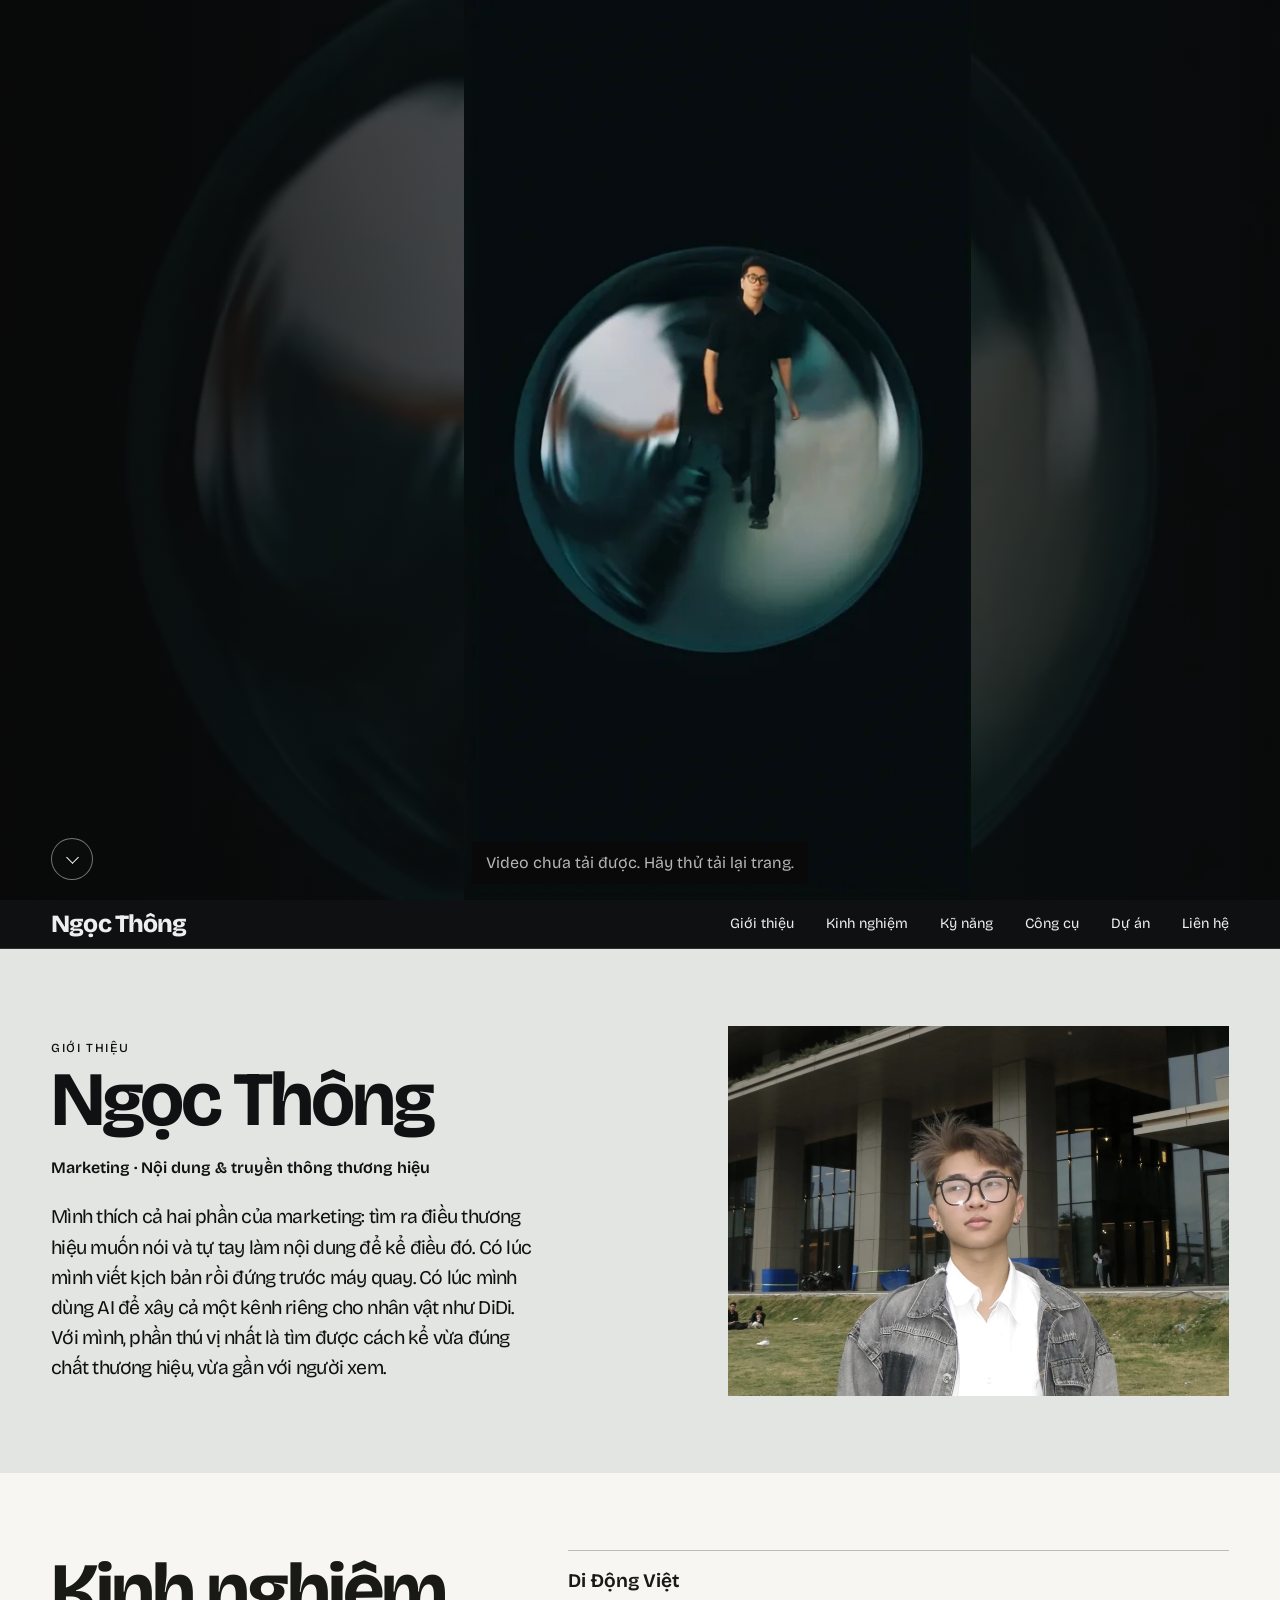
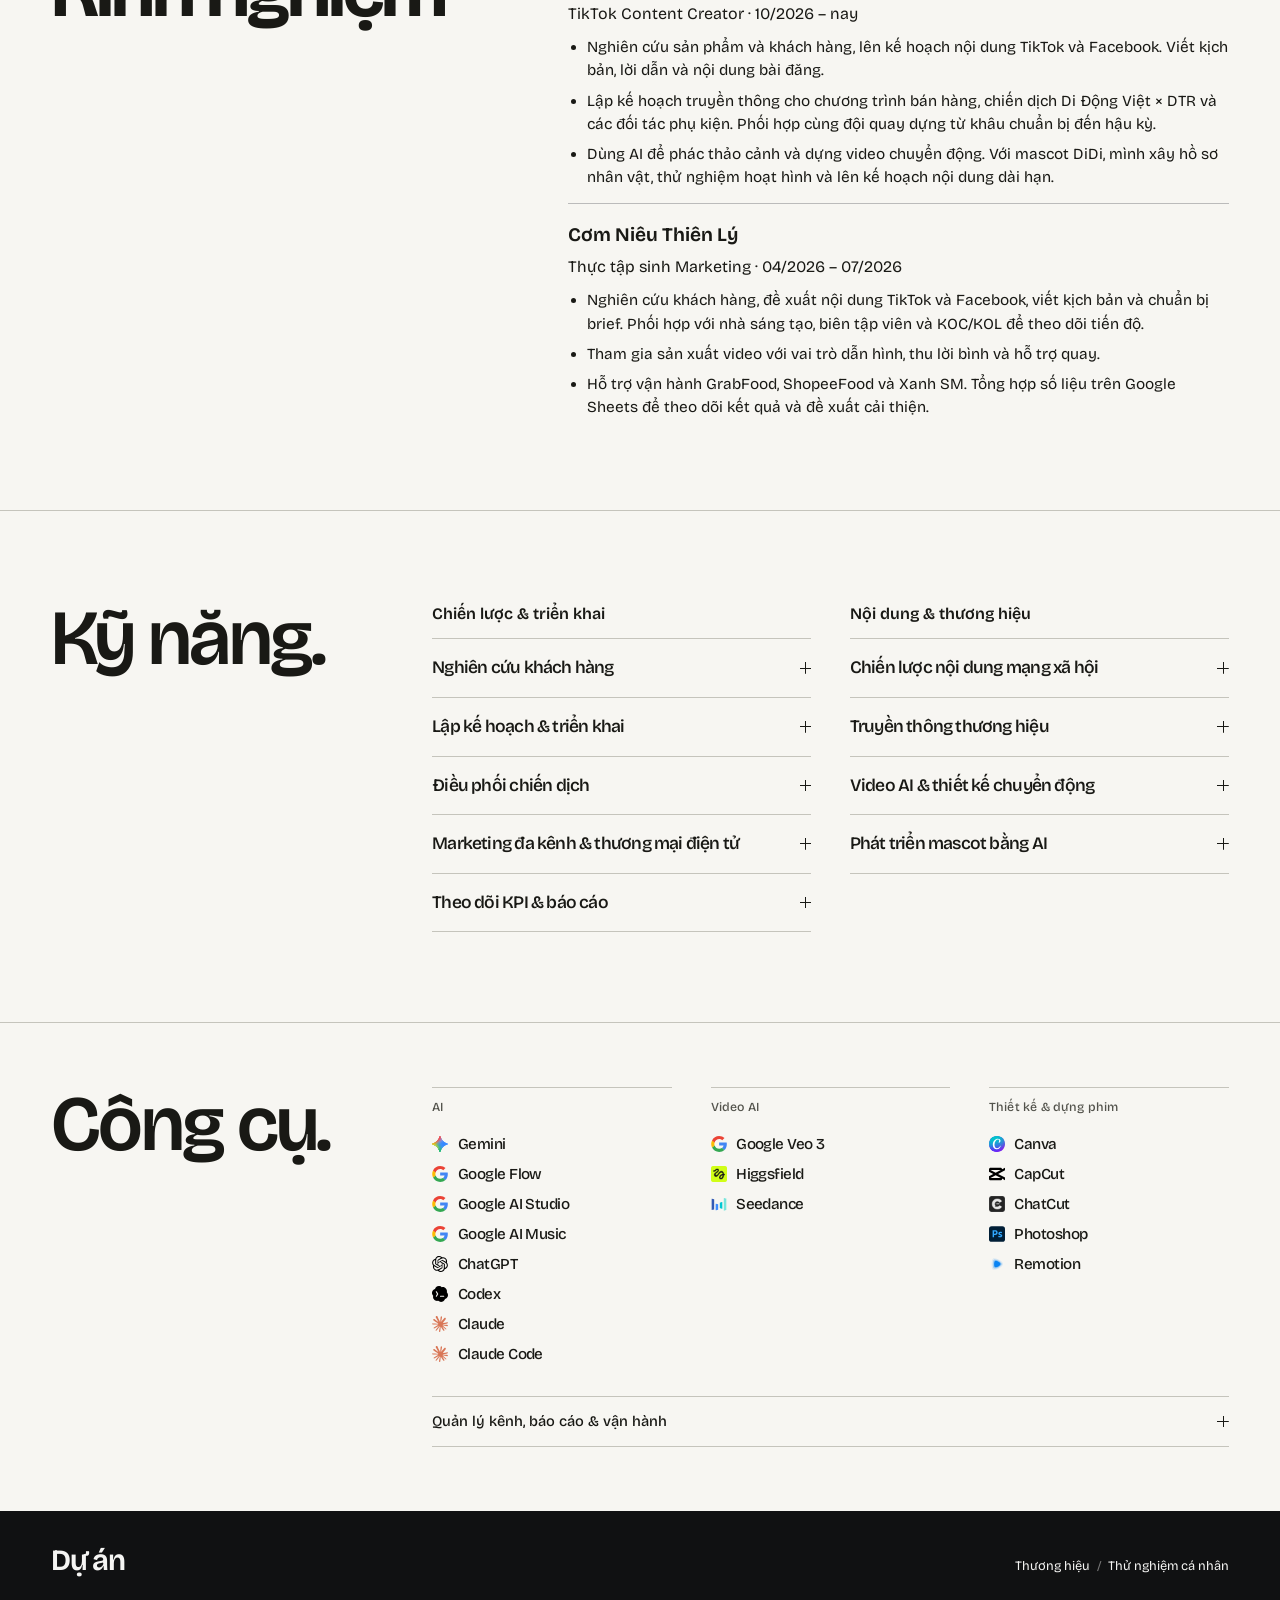
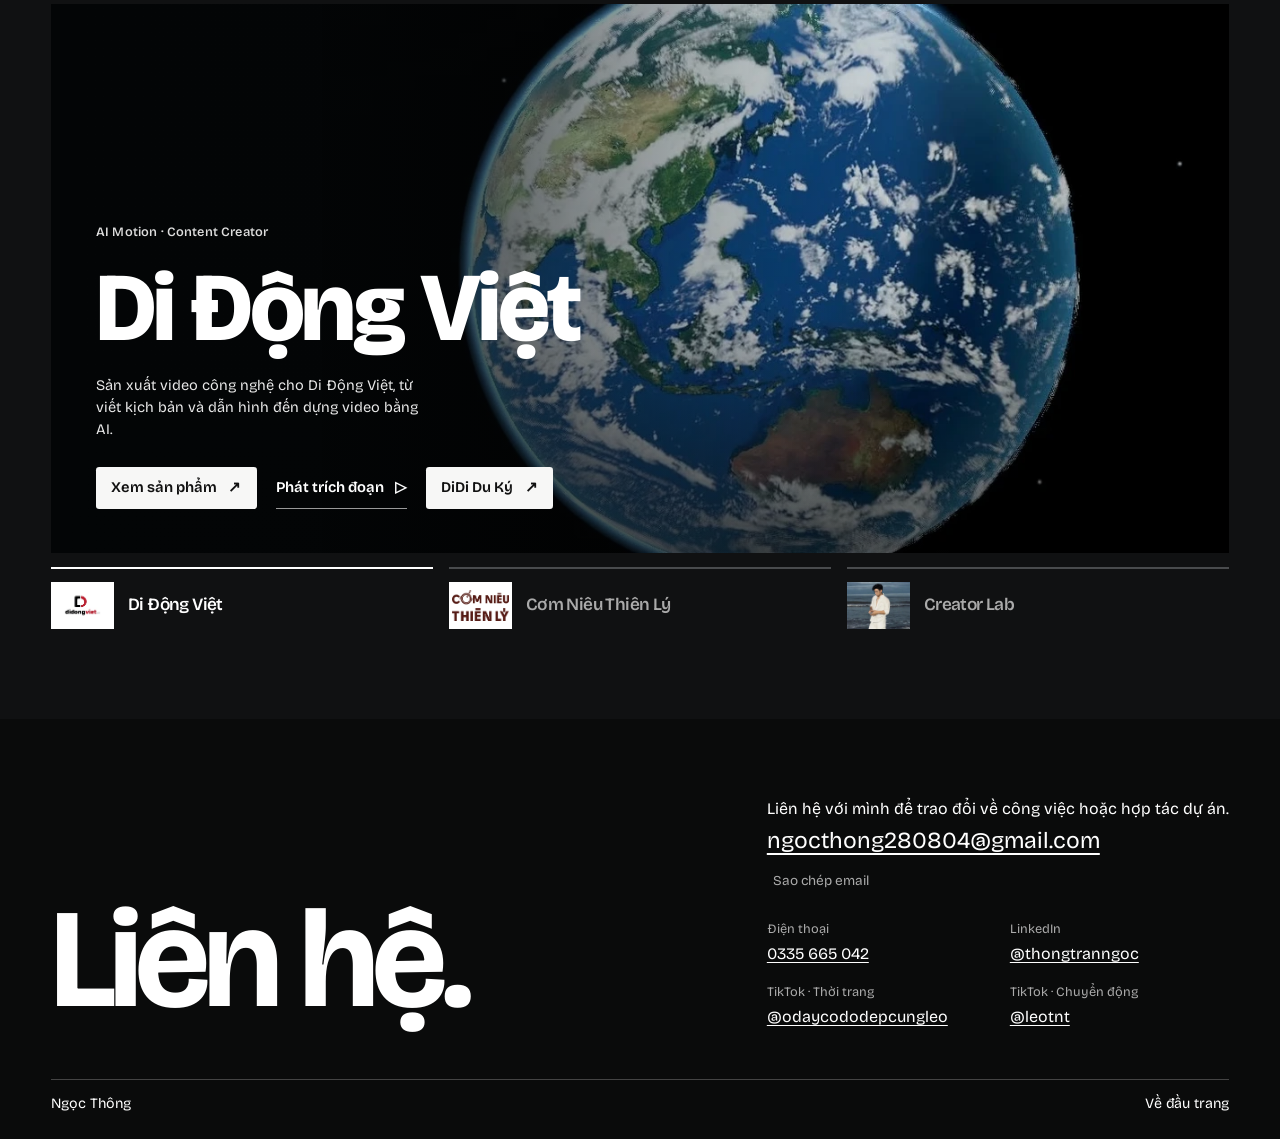
<file: index.html>
<!doctype html>
<html lang="vi">
<head>
  <meta charset="utf-8">
  <meta name="viewport" content="width=device-width, initial-scale=1">
  <meta name="description" content="Portfolio marketing của Ngọc Thông. Kinh nghiệm, kỹ năng và dự án về nội dung, truyền thông thương hiệu và ứng dụng AI.">
  <meta property="og:type" content="website">
  <meta property="og:locale" content="vi_VN">
  <meta property="og:title" content="Ngọc Thông · Marketing">
  <meta property="og:description" content="Các dự án nội dung và truyền thông thương hiệu của Ngọc Thông tại Di Động Việt, Cơm Niêu Thiên Lý và trên các kênh cá nhân.">
  <meta property="og:url" content="https://ngocthong280804-sudo.github.io/portfolio-v2/">
  <meta property="og:image" content="https://ngocthong280804-sudo.github.io/portfolio-v2/assets/folio/ecomday.webp">
  <meta property="og:image:alt" content="Ngọc Thông dẫn hình tại GrowthVerse EcomDay.">
  <meta name="theme-color" content="#090909">
  <title>Ngọc Thông</title>
  <link rel="icon" href="assets/favicon.svg" type="image/svg+xml">
  <link rel="stylesheet" href="fonts.css">
  <link rel="stylesheet" href="style.css?v=intro4">
  <link rel="preload" href="assets/fonts/fraunces-title-italic.woff2" as="font" type="font/woff2" crossorigin>

  <link rel="stylesheet" href="screening.css?v=projects6">
  <link rel="stylesheet" href="toolkit.css?v=studio1">
  <link rel="stylesheet" href="studio-type.css?v=fraunces1">
  <script defer src="screening.js?v=profile2"></script>
  <script defer src="intro.js?v=autostart4"></script>
</head>
<body>
  <a class="skip-work" href="#gioi-thieu">Đến giới thiệu</a>
  <main id="top">
    <section class="intro" aria-label="Phim mở đầu" data-intro>
      <figure class="intro__media">
        <canvas class="intro__ambience" width="384" height="216" aria-hidden="true"></canvas>
        <div class="intro__screen">
          <img class="intro__end" alt="" src="assets/intro-last-frame.webp" data-last-frame hidden>
          <video width="720" height="1280" preload="metadata" poster="assets/intro-poster.webp" playsinline disablepictureinpicture aria-label="Phim mở đầu">
            <source src="assets/intro-ngoc-thong.mp4" type="video/mp4">
            Trình duyệt không hỗ trợ phát video.
          </video>
          <button class="intro__sound" type="button" data-intro-control aria-label="Bật âm thanh" hidden>
            <svg viewBox="0 0 24 24" width="20" height="20" fill="none" stroke="currentColor" stroke-width="1.6" stroke-linecap="round" stroke-linejoin="round" aria-hidden="true">
              <path data-icon="muted" d="M3 9h4l5-4v14l-5-4H3z M16 9l6 6m0-6-6 6"/>
              <path data-icon="sound" d="M3 9h4l5-4v14l-5-4H3z M16 8a6 6 0 0 1 0 8m2-11a10 10 0 0 1 0 14"/>
              <path data-icon="play" d="m7 4 13 8-13 8z"/>
            </svg>
          </button>
        </div>
        <div class="intro__signature" aria-live="polite">
          <h1 class="intro__name" aria-label="Ngọc Thông" data-name hidden><span aria-hidden="true"><i style="--i:0">N</i><i style="--i:1">g</i><i style="--i:2">ọ</i><i style="--i:3">c</i></span> <span aria-hidden="true"><i style="--i:4">T</i><i style="--i:5">h</i><i style="--i:6">ô</i><i style="--i:7">n</i><i style="--i:8">g</i></span></h1>
        </div>
        <p class="intro__error" data-video-error hidden>Video chưa tải được. Hãy thử tải lại trang.</p>
      </figure>
      <a class="intro-work" href="#gioi-thieu" aria-label="Đến giới thiệu"><span aria-hidden="true"></span></a>
    </section>

    <header class="rail">
      <div class="wrap rail__inner">
        <a class="signature" href="#top" aria-label="Ngọc Thông, về đầu trang">Ngọc Thông</a>
        <nav aria-label="Điều hướng chính">
          <a href="#gioi-thieu">Giới thiệu</a>
          <a href="#kinh-nghiem">Kinh nghiệm</a>
          <a href="#ky-nang">Kỹ năng</a>
          <a href="#cong-cu">Công cụ</a>
          <a href="#du-an">Dự án</a>
          <a href="#lien-he">Liên hệ</a>
        </nav>
      </div>
    </header>

    <section class="bio personal" id="gioi-thieu" aria-labelledby="about-title" tabindex="-1">
      <div class="wrap personal-grid">
        <header>
          <p class="artist-label">Giới thiệu</p>
          <h2 id="about-title">Ngọc Thông</h2>
          <p class="personal-role">Marketing · Nội dung &amp; truyền thông thương hiệu</p>
          <p class="artist-lede">Mình thích cả hai phần của marketing: tìm ra điều thương hiệu muốn nói và tự tay làm nội dung để kể điều đó. Có lúc mình viết kịch bản rồi đứng trước máy quay. Có lúc mình dùng AI để xây cả một kênh riêng cho nhân vật như DiDi. Với mình, phần thú vị nhất là tìm được cách kể vừa đúng chất thương hiệu, vừa gần với người xem.</p>
        </header>
        <img src="assets/work/thong-portrait.webp?v=4" alt="Chân dung Ngọc Thông" width="900" height="1200" loading="lazy">
      </div>
    </section>

    <section class="experience" id="kinh-nghiem" aria-labelledby="experience-title">
      <div class="wrap experience-grid">
        <h2 id="experience-title">Kinh nghiệm</h2>
        <dl>
          <div>
            <dt>Di Động Việt</dt>
            <dd>TikTok Content Creator · 10/2026 – nay
              <ul>
                <li>Nghiên cứu sản phẩm và khách hàng, lên kế hoạch nội dung TikTok và Facebook. Viết kịch bản, lời dẫn và nội dung bài đăng.</li>
                <li>Lập kế hoạch truyền thông cho chương trình bán hàng, chiến dịch Di Động Việt × DTR và các đối tác phụ kiện. Phối hợp cùng đội quay dựng từ khâu chuẩn bị đến hậu kỳ.</li>
                <li>Dùng AI để phác thảo cảnh và dựng video chuyển động. Với mascot DiDi, mình xây hồ sơ nhân vật, thử nghiệm hoạt hình và lên kế hoạch nội dung dài hạn.</li>
              </ul>
            </dd>
          </div>
          <div>
            <dt>Cơm Niêu Thiên Lý</dt>
            <dd>Thực tập sinh Marketing · 04/2026 – 07/2026
              <ul>
                <li>Nghiên cứu khách hàng, đề xuất nội dung TikTok và Facebook, viết kịch bản và chuẩn bị brief. Phối hợp với nhà sáng tạo, biên tập viên và KOC/KOL để theo dõi tiến độ.</li>
                <li>Tham gia sản xuất video với vai trò dẫn hình, thu lời bình và hỗ trợ quay.</li>
                <li>Hỗ trợ vận hành GrabFood, ShopeeFood và Xanh SM. Tổng hợp số liệu trên Google Sheets để theo dõi kết quả và đề xuất cải thiện.</li>
              </ul>
            </dd>
          </div>
        </dl>
      </div>
    </section>

    <section class="craft" id="ky-nang" aria-labelledby="craft-title">
      <div class="wrap craft__spread">
        <div class="craft__skills">
          <h2 class="craft__title" id="craft-title">Kỹ <em>năng.</em></h2>
          <div class="craft__role-columns">
            <div class="skill-group"><h3>Chiến lược &amp; triển khai</h3>
              <ul class="craft__roles">
                <li>
                  <details name="craft-skill">
                    <summary>Nghiên cứu khách hàng</summary>
                    <div class="craft__detail">
                      <p>Tìm hiểu nhu cầu người xem và đặc điểm sản phẩm trước khi chọn thông điệp cho TikTok và Facebook.</p>
                    </div>
                  </details>
                </li>
                <li>
                  <details name="craft-skill">
                    <summary>Lập kế hoạch &amp; triển khai</summary>
                    <div class="craft__detail">
                      <p>Lên lịch nội dung, chuẩn bị kịch bản và brief cho các chương trình tại cửa hàng.</p>
                    </div>
                  </details>
                </li>
                <li>
                  <details name="craft-skill">
                    <summary>Điều phối chiến dịch</summary>
                    <div class="craft__detail">
                      <p>Phối hợp với đội quay dựng và đối tác, theo dõi tiến độ từ brief đến khi bàn giao.</p>
                    </div>
                  </details>
                </li>
                <li>
                  <details name="craft-skill">
                    <summary>Marketing đa kênh &amp; thương mại điện tử</summary>
                    <div class="craft__detail">
                      <p>Kết hợp nội dung trên mạng xã hội với hoạt động bán hàng và vận hành các kênh giao món.</p>
                    </div>
                  </details>
                </li>
                <li>
                  <details name="craft-skill">
                    <summary>Theo dõi KPI &amp; báo cáo</summary>
                    <div class="craft__detail">
                      <p>Tổng hợp kết quả trên Google Sheets, đối chiếu với mục tiêu và đề xuất điều chỉnh.</p>
                    </div>
                  </details>
                </li>
              </ul>
            </div>
            <div class="skill-group"><h3>Nội dung &amp; thương hiệu</h3>
              <ul class="craft__roles">
                <li>
                  <details name="craft-skill">
                    <summary>Chiến lược nội dung mạng xã hội</summary>
                    <div class="craft__detail">
                      <p>Chọn chủ đề, viết kịch bản và phát triển lịch đăng phù hợp với từng kênh.</p>
                    </div>
                  </details>
                </li>
                <li>
                  <details name="craft-skill">
                    <summary>Truyền thông thương hiệu</summary>
                    <div class="craft__detail">
                      <p>Chuyển thông điệp của chiến dịch thành lời dẫn, bài đăng và video cho từng nhóm khách hàng.</p>
                      <a href="du-an/di-dong-viet.html">Xem dự án Di Động Việt</a>
                    </div>
                  </details>
                </li>
                <li>
                  <details name="craft-skill">
                    <summary>Video AI &amp; thiết kế chuyển động</summary>
                    <div class="craft__detail">
                      <p>Phác thảo phân cảnh, tạo khung hình và dựng chuyển động cho video sản phẩm.</p>
                      <a href="du-an/di-dong-viet.html#ai-motion">Xem AI Motion</a>
                    </div>
                  </details>
                </li>
                <li>
                  <details name="craft-skill">
                    <summary>Phát triển mascot bằng AI</summary>
                    <div class="craft__detail">
                      <p>Xây hồ sơ nhân vật, viết kịch bản và thử nghiệm hoạt hình để phát triển nhận diện cho DiDi.</p>
                      <a href="du-an/di-dong-viet.html#didi">Xem DiDi Du Ký</a>
                    </div>
                  </details>
                </li>
              </ul>
            </div>
          </div>
        </div>
      </div>
    </section>

    <section class="craft instruments" id="cong-cu" aria-labelledby="tools-title">
      <div class="wrap craft__tools">
          <h2 class="craft__title" id="tools-title">Công <em>cụ.</em></h2>
          <div class="craft__rack">
            <div class="craft__group">
              <h3>AI</h3>
              <ul>
                <li><img src="assets/tools/gemini.svg" alt="" width="18" height="18" loading="lazy">Gemini</li>
                <li><img src="assets/tools/google.svg" alt="" width="18" height="18" loading="lazy">Google Flow</li>
                <li><img src="assets/tools/google.svg" alt="" width="18" height="18" loading="lazy">Google AI Studio</li>
                <li><img src="assets/tools/google.svg" alt="" width="18" height="18" loading="lazy">Google AI Music</li>
                <li><img src="assets/tools/chatgpt.svg" alt="" width="18" height="18" loading="lazy">ChatGPT</li>
                <li><img src="assets/tools/codex.svg" alt="" width="18" height="18" loading="lazy">Codex</li>
                <li><img src="assets/tools/claude.svg" alt="" width="18" height="18" loading="lazy">Claude</li>
                <li><img src="assets/tools/claude.svg" alt="" width="18" height="18" loading="lazy">Claude Code</li>
              </ul>
            </div>
            <div class="craft__group">
              <h3>Video AI</h3>
              <ul>
                <li><img src="assets/tools/google.svg" alt="" width="18" height="18" loading="lazy">Google Veo 3</li>
                <li><img src="assets/tools/higgsfield.png" alt="" width="18" height="18" loading="lazy">Higgsfield</li>
                <li><img src="assets/tools/seedance.svg" alt="" width="18" height="18" loading="lazy">Seedance</li>
              </ul>
            </div>
            <div class="craft__group">
              <h3>Thiết kế &amp; dựng phim</h3>
              <ul>
                <li><img src="assets/tools/canva.svg" alt="" width="18" height="18" loading="lazy">Canva</li>
                <li><img src="assets/tools/capcut.svg" alt="" width="18" height="18" loading="lazy">CapCut</li>
                <li><img src="assets/tools/chatcut.png" alt="" width="18" height="18" loading="lazy">ChatCut</li>
                <li><img src="assets/tools/photoshop.svg" alt="" width="18" height="18" loading="lazy">Photoshop</li>
                <li><img src="assets/tools/remotion.svg" alt="" width="18" height="18" loading="lazy">Remotion</li>
              </ul>
            </div>
            <details class="craft__more">
              <summary>Quản lý kênh, báo cáo &amp; vận hành</summary>
              <div class="craft__extra">
                <div class="craft__group">
                  <h3>Quản lý kênh &amp; quảng cáo</h3>
                  <ul>
                    <li><img src="assets/tools/meta-suite.png" alt="" width="18" height="18" loading="lazy">Meta Business Suite</li>
                    <li><img src="assets/tools/meta.svg" alt="" width="18" height="18" loading="lazy">Meta Ads</li>
                    <li><img src="assets/tools/tiktok.svg" alt="" width="18" height="18" loading="lazy">TikTok</li>
                    <li><img src="assets/tools/tiktok.svg" alt="" width="18" height="18" loading="lazy">TikTok Ads</li>
                  </ul>
                </div>
                <div class="craft__group">
                  <h3>Phân tích &amp; báo cáo</h3>
                  <ul>
                    <li><img src="assets/tools/sheets.svg" alt="" width="18" height="18" loading="lazy">Google Sheets</li>
                    <li><img src="assets/tools/excel.png" alt="" width="18" height="18" loading="lazy">Excel</li>
                    <li><img src="assets/tools/power-bi.svg" alt="" width="18" height="18" loading="lazy">Power BI</li>
                  </ul>
                </div>
                <div class="craft__group">
                  <h3>Thương mại điện tử &amp; giao món</h3>
                  <ul>
                    <li><img src="assets/tools/tiktok-shop.png" alt="" width="18" height="18" loading="lazy">TikTok Shop</li>
                    <li><img src="assets/tools/shopee.svg" alt="" width="18" height="18" loading="lazy">Shopee</li>
                    <li><img src="assets/tools/grabfood.png" alt="" width="18" height="18" loading="lazy">Grab Merchant</li>
                    <li><img src="assets/tools/grabfood.png" alt="" width="18" height="18" loading="lazy">GrabFood</li>
                    <li><img src="assets/tools/shopeefood.png" alt="" width="18" height="18" loading="lazy">ShopeeFood</li>
                    <li><img src="assets/tools/xanh-sm.png" alt="" width="18" height="18" loading="lazy">Xanh SM</li>
                  </ul>
                </div>
              </div>
            </details>
          </div>
      </div>
    </section>

    <section class="projection" id="du-an" aria-labelledby="work-title">
      <header class="projection-head"><h2 id="work-title">Dự án</h2><p>Thương hiệu <span>/</span> Thử nghiệm cá nhân</p></header>
      <div class="projection-stage">
        <article class="feature feature--di-dong-viet" id="poster-di-dong-viet" aria-labelledby="title-di-dong-viet">
          <img class="feature-art" src="assets/folio/motion.webp" alt="Trái Đất trong cảnh mở đầu video DTR" loading="lazy">
          <div class="feature-copy">
            <p class="credit">AI Motion · Content Creator</p>
            <h3 id="title-di-dong-viet">Di Động Việt</h3>
            <p class="feature-note">Sản xuất video công nghệ cho Di Động Việt, từ viết kịch bản và dẫn hình đến dựng video bằng AI.</p>
            <div class="feature-links"><a href="du-an/di-dong-viet.html">Xem sản phẩm <span aria-hidden="true">↗</span></a><button class="watch-preview" type="button" hidden>Phát trích đoạn <span aria-hidden="true">▷</span></button><a href="du-an/di-dong-viet.html#didi">DiDi Du Ký <span aria-hidden="true">↗</span></a></div>
          </div>
        </article>
        <article class="feature feature--thien-ly" id="poster-thien-ly" aria-labelledby="title-thien-ly">
          <img class="feature-art" src="assets/work/social.webp" alt="Mâm cơm niêu trong loạt Reels Thiên Lý" loading="lazy">
          <div class="feature-copy">
            <p class="credit">Kịch bản &amp; dẫn hình · Facebook Reels</p>
            <h3 id="title-thien-ly">Cơm Niêu Thiên Lý</h3>
            <p class="feature-note">Nghiên cứu khách hàng, phát triển nội dung mạng xã hội và tham gia sản xuất video thương hiệu.</p>
            <div class="feature-links"><a href="du-an/thien-ly.html">Xem Reels <span aria-hidden="true">↗</span></a></div>
          </div>
        </article>
        <article class="feature feature--creator-lab" id="poster-creator-lab" aria-labelledby="title-creator-lab">
          <img class="feature-art" src="assets/folio/creator-lab.webp" alt="Khung hình thời trang bên biển và chuyển động logo TikTok" loading="lazy">
          <div class="feature-copy">
            <p class="credit">AI Fashion · Logo in Motion</p>
            <h3 id="title-creator-lab">Creator Lab</h3>
            <p class="feature-note">Thử nghiệm nội dung thời trang nam bằng AI và thiết kế chuyển động logo cho TikTok.</p>
            <div class="feature-links"><a href="du-an/creator-lab.html">Xem dự án <span aria-hidden="true">↗</span></a></div>
          </div>
        </article>
      </div>
      <nav class="film-selector" aria-label="Chọn tác phẩm" hidden>
        <button type="button" aria-controls="poster-di-dong-viet" aria-pressed="false"><img class="project-mark" src="assets/work/ddv-brand.webp" alt="" loading="lazy"><span>Di Động Việt</span></button>
        <button type="button" aria-controls="poster-thien-ly" aria-pressed="false"><img class="project-mark" src="assets/work/thien-ly-brand.webp" alt="" loading="lazy"><span>Cơm Niêu Thiên Lý</span></button>
        <button type="button" aria-controls="poster-creator-lab" aria-pressed="false"><img src="assets/work/fashion-shore.webp" alt="" loading="lazy"><span>Creator Lab</span></button>
      </nav>
      <dialog class="preview-dialog" aria-label="Trích đoạn Di Động Việt">
        <form method="dialog"><button>Đóng <span aria-hidden="true">×</span></button></form>
        <video controls playsinline muted preload="none" data-src="assets/folio/ddv-preview.mp4"></video>
      </dialog>
    </section>

  </main>

  <footer class="outro" id="lien-he">
    <div class="wrap">
      <div class="outro-head">
        <h2>Liên <em>hệ.</em></h2>
        <div class="outro-mail">
          <p>Liên hệ với mình để trao đổi về công việc hoặc hợp tác dự án.</p>
          <a href="mailto:ngocthong280804@gmail.com" id="email-link">ngocthong280804@gmail.com</a>
          <button data-copy-email type="button" hidden>Sao chép email</button>
          <span class="copy-status" role="status" data-copy-status></span>
          <dl class="contact-channels">
            <div><dt>Điện thoại</dt><dd><a href="tel:0335665042">0335 665 042</a></dd></div>
            <div><dt>LinkedIn</dt><dd><a href="https://www.linkedin.com/in/thongtranngoc/" target="_blank" rel="noopener noreferrer">@thongtranngoc</a></dd></div>
            <div><dt>TikTok · Thời trang</dt><dd><a href="https://www.tiktok.com/@odaycododepcungleo" target="_blank" rel="noopener noreferrer">@odaycododepcungleo</a></dd></div>
            <div><dt>TikTok · Chuyển động</dt><dd><a href="https://www.tiktok.com/@leotnt" target="_blank" rel="noopener noreferrer">@leotnt</a></dd></div>
          </dl>
        </div>
      </div>
      <div class="outro-foot">
        <span>Ngọc Thông</span>
        <nav aria-label="Liên kết cuối trang"><a href="#top">Về đầu trang</a></nav>
      </div>
    </div>
  </footer>
</body>
</html>
</file>
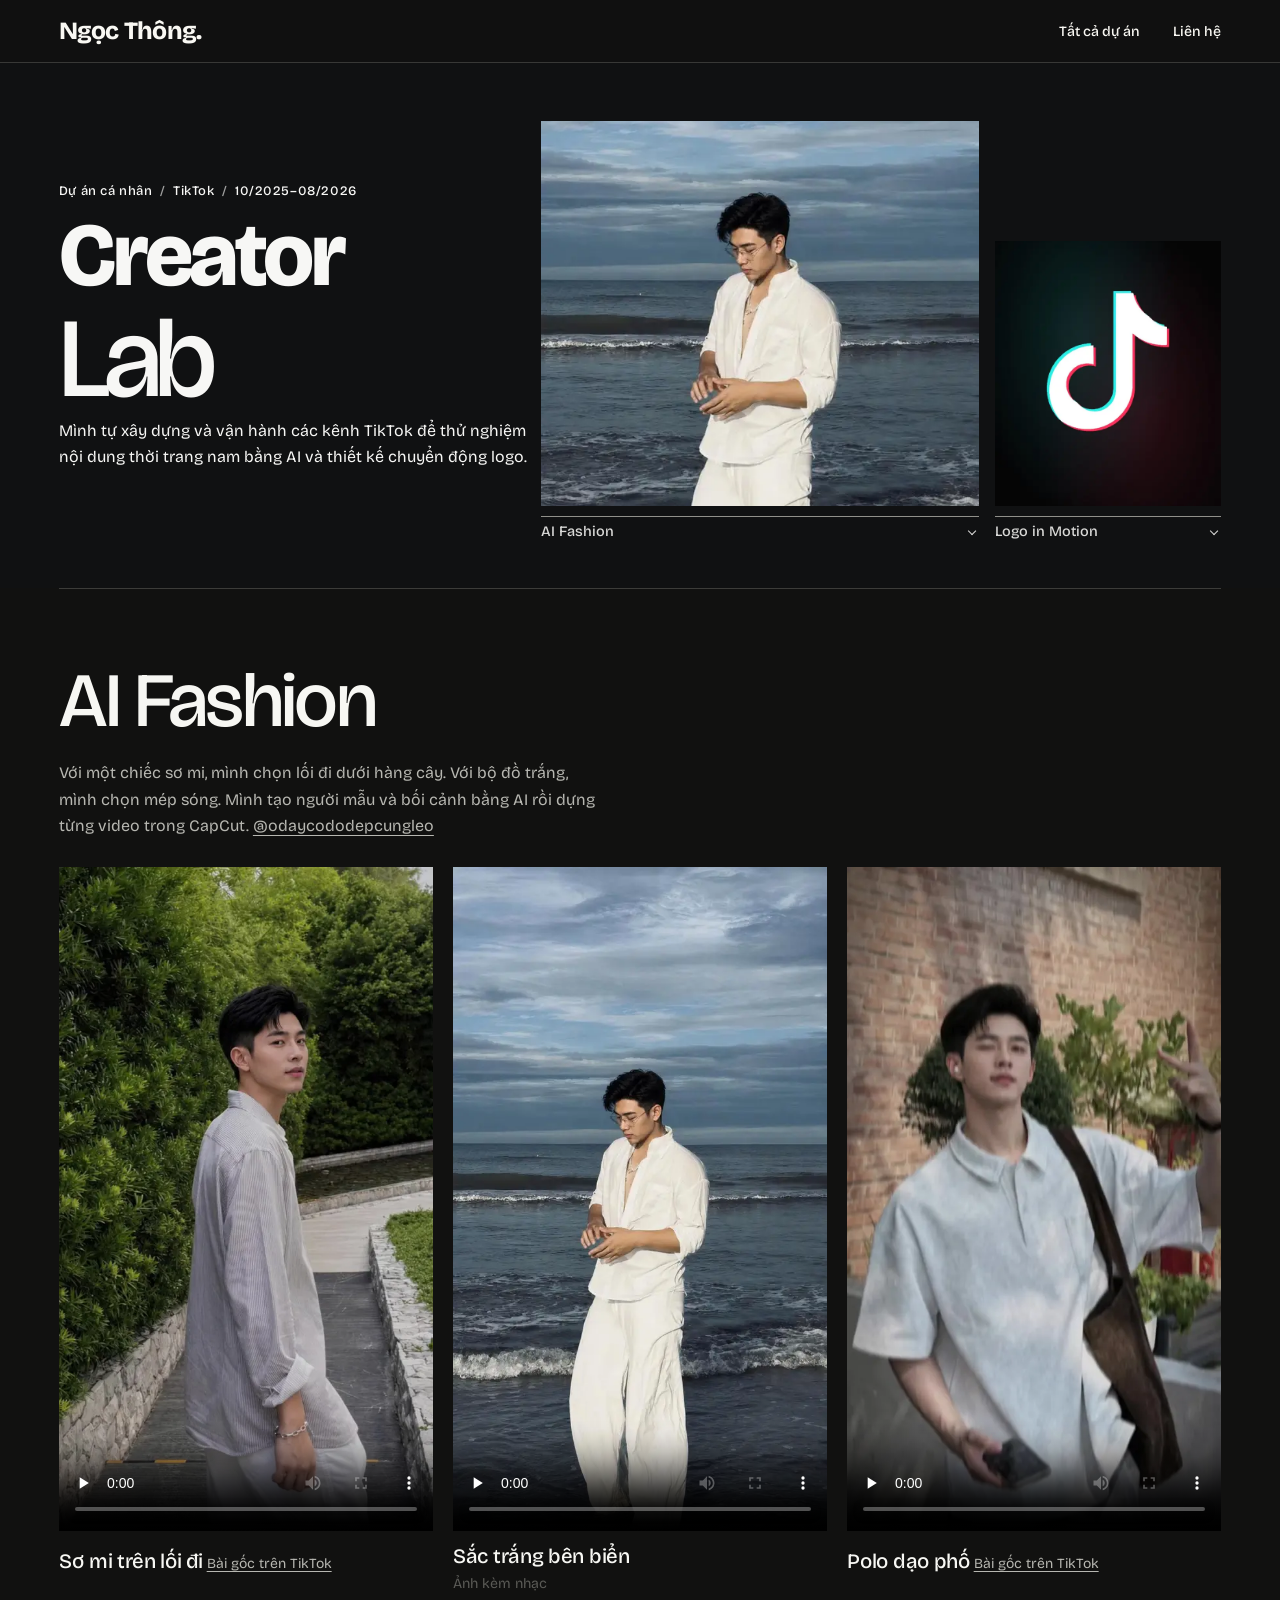
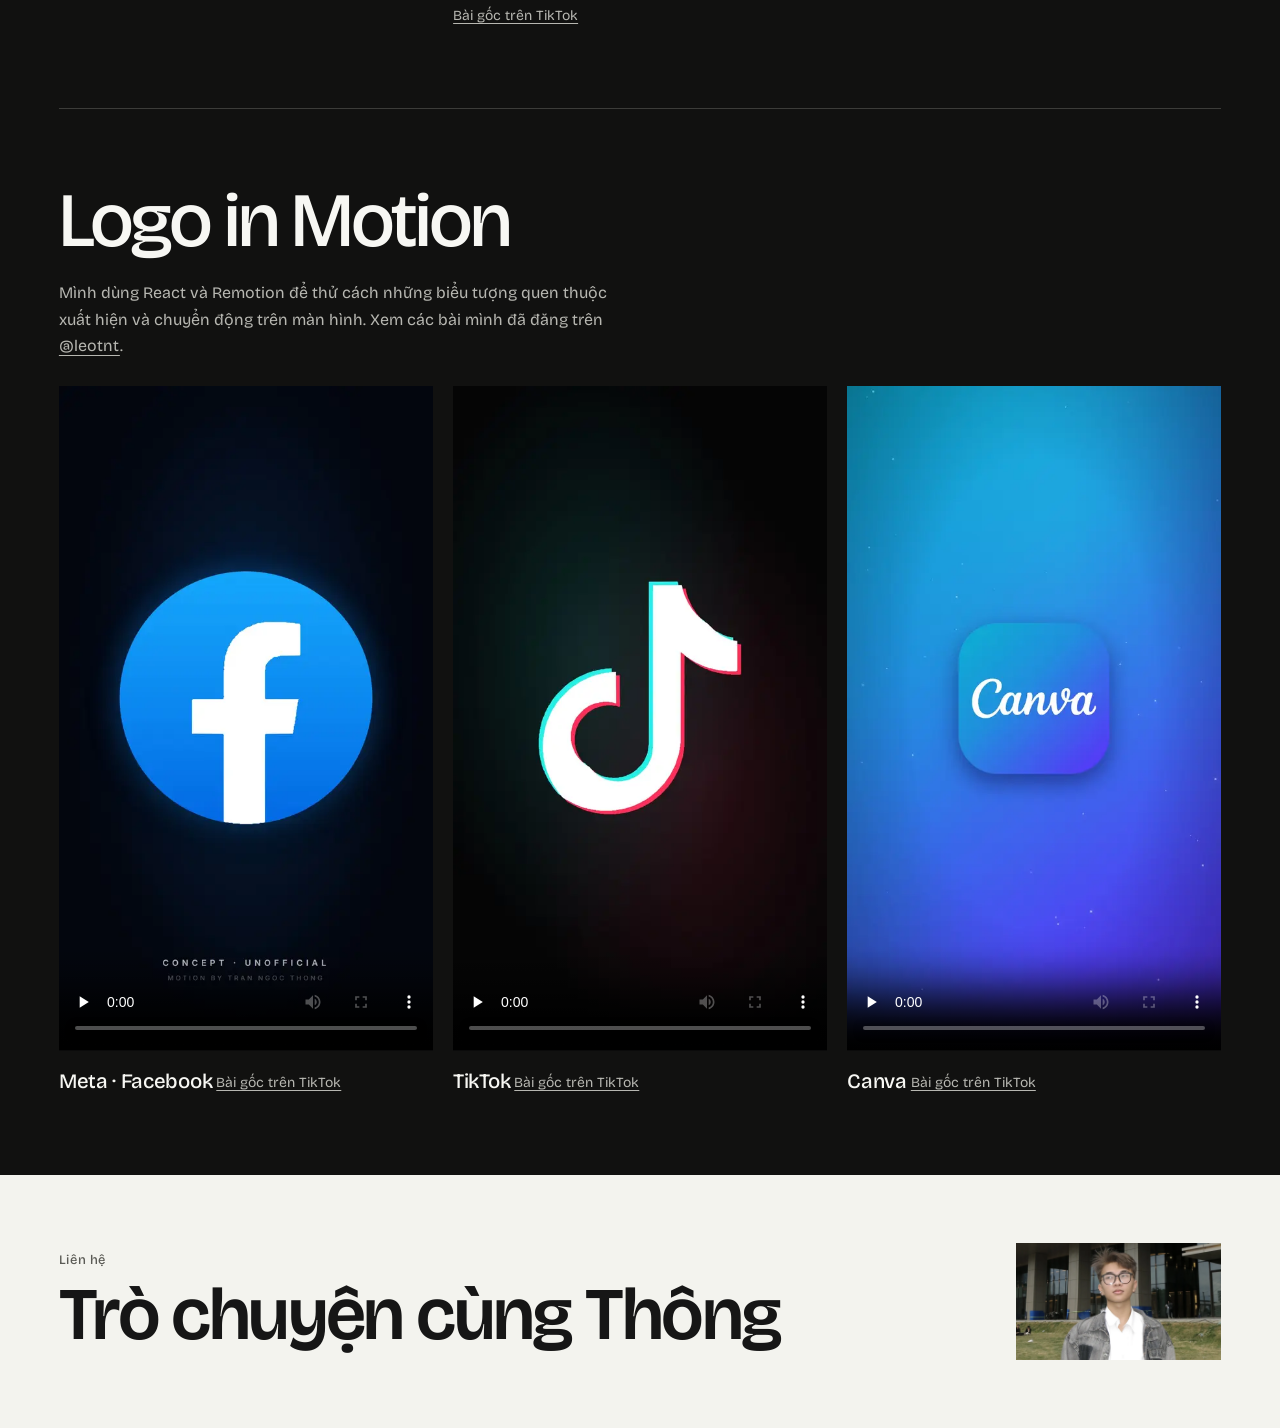
<file: du-an/creator-lab.html>
<!doctype html>
<html lang="vi">
<head>
  <meta charset="utf-8">
  <meta name="viewport" content="width=device-width, initial-scale=1">
  <meta name="description" content="Dự án TikTok cá nhân của Ngọc Thông về thời trang nam tạo bằng AI và thiết kế chuyển động logo.">
  <meta name="theme-color" content="#090909">
  <title>Creator Lab — Ngọc Thông</title>
  <link rel="icon" href="../assets/favicon.svg" type="image/svg+xml">
  <link rel="stylesheet" href="../fonts.css">
  <link rel="stylesheet" href="../style.css?v=4">
  <link rel="stylesheet" href="../display-font.css">
  <link rel="stylesheet" href="../casebook.css?v=lab8">
  <link rel="stylesheet" href="../studio-type.css?v=1">
</head>
<body class="casebook casebook--creator">
  <a class="case-skip" href="#case-main">Đến nội dung</a>
  <header class="casebar">
    <div class="case-wrap casebar__inner">
      <a class="case-signature" href="../index.html" aria-label="Ngọc Thông, trang chủ">Ngọc Thông<span>.</span></a>
      <nav aria-label="Điều hướng chính">
        <a class="backlink" href="../index.html#du-an">Tất cả dự án</a>
        <a href="../index.html#lien-he">Liên hệ</a>
      </nav>
    </div>
  </header>
  <main id="case-main">
    <header class="lab-hero">
      <div class="case-wrap lab-cover">
        <div class="lab-heading">
          <p class="case-meta">Dự án cá nhân <span>/</span> TikTok <span>/</span> 10/2025–08/2026</p>
          <h1 lang="en">Creator <em>Lab</em></h1>
          <p>Mình tự xây dựng và vận hành các kênh TikTok để thử nghiệm nội dung thời trang nam bằng AI và thiết kế chuyển động logo.</p>
        </div>
        <nav class="lab-diptych" aria-label="Dự án trong Creator Lab">
          <a class="lab-fashion" href="#ai-fashion">
            <img src="../assets/work/fashion-shore.webp" alt="" width="576" height="1024" fetchpriority="high">
            <span lang="en">AI Fashion</span>
          </a>
          <a class="lab-motion" href="#logo-in-motion">
            <img src="../assets/work/motion.webp" alt="" width="576" height="1024">
            <span lang="en">Logo in Motion</span>
          </a>
        </nav>
      </div>
    </header>
    <div class="case-wrap">
      <section id="ai-fashion" class="project-samples" aria-labelledby="ai-fashion-title">
        <h2 id="ai-fashion-title" lang="en">AI Fashion</h2>
        <p>Với một chiếc sơ mi, mình chọn lối đi dưới hàng cây. Với bộ đồ trắng, mình chọn mép sóng. Mình tạo người mẫu và bối cảnh bằng AI rồi dựng từng video trong CapCut. <a href="https://www.tiktok.com/@odaycododepcungleo" target="_blank" rel="noopener noreferrer">@odaycododepcungleo</a></p>
        <div class="sample-grid">
          <figure class="sample">
            <video class="lab-video" controls playsinline preload="none" poster="../assets/work/fashion.webp" aria-label="Sơ mi trên lối đi">
              <source src="../assets/work/creator/7667945443321498888.mp4" type="video/mp4">
              <a href="../assets/work/creator/7667945443321498888.mp4">Mở Sơ mi trên lối đi</a>
            </video>
            <figcaption class="sample__caption">
              <strong>Sơ mi trên lối đi</strong>
              <a class="screening-source" href="https://www.tiktok.com/@odaycododepcungleo/video/7667945443321498888" target="_blank" rel="noopener noreferrer" aria-label="Bài gốc trên TikTok: Sơ mi trên lối đi">Bài gốc trên TikTok</a>
            </figcaption>
          </figure>
          <figure class="sample">
            <video class="lab-video" controls playsinline preload="none" poster="../assets/work/fashion-shore.webp" aria-label="Sắc trắng bên biển">
              <source src="../assets/work/creator/7667585758185671943.mp4" type="video/mp4">
              <a href="../assets/work/creator/7667585758185671943.mp4">Mở Sắc trắng bên biển</a>
            </video>
            <figcaption class="sample__caption">
              <strong>Sắc trắng bên biển</strong>
              <small>Ảnh kèm nhạc</small>
              <a class="screening-source" href="https://www.tiktok.com/@odaycododepcungleo/photo/7667585758185671943" target="_blank" rel="noopener noreferrer" aria-label="Bài gốc trên TikTok: Sắc trắng bên biển">Bài gốc trên TikTok</a>
            </figcaption>
          </figure>
          <figure class="sample">
            <video class="lab-video" controls playsinline preload="none" poster="../assets/work/fashion-street.webp" aria-label="Polo dạo phố">
              <source src="../assets/work/creator/7667056362903424274.mp4" type="video/mp4">
              <a href="../assets/work/creator/7667056362903424274.mp4">Mở Polo dạo phố</a>
            </video>
            <figcaption class="sample__caption">
              <strong>Polo dạo phố</strong>
              <a class="screening-source" href="https://www.tiktok.com/@odaycododepcungleo/video/7667056362903424274" target="_blank" rel="noopener noreferrer" aria-label="Bài gốc trên TikTok: Polo dạo phố">Bài gốc trên TikTok</a>
            </figcaption>
          </figure>
        </div>
      </section>
      <section id="logo-in-motion" class="project-samples" aria-labelledby="logo-in-motion-title">
        <h2 id="logo-in-motion-title" lang="en">Logo in Motion</h2>
        <p>Mình dùng React và Remotion để thử cách những biểu tượng quen thuộc xuất hiện và chuyển động trên màn hình. Xem các bài mình đã đăng trên <a href="https://www.tiktok.com/@leotnt" target="_blank" rel="noopener noreferrer">@leotnt</a>.</p>
        <div class="sample-grid">
          <figure class="sample">
            <video class="lab-video" controls playsinline preload="none" poster="../assets/work/motion-meta.webp" aria-label="Meta · Facebook">
              <source src="../assets/work/creator/7669405084509375762.mp4" type="video/mp4">
              <a href="../assets/work/creator/7669405084509375762.mp4">Mở Meta · Facebook</a>
            </video>
            <figcaption class="sample__caption">
              <strong>Meta · Facebook</strong>
              <a class="screening-source" href="https://www.tiktok.com/@leotnt/video/7669405084509375762" target="_blank" rel="noopener noreferrer" aria-label="Bài gốc trên TikTok: Meta · Facebook">Bài gốc trên TikTok</a>
            </figcaption>
          </figure>
          <figure class="sample">
            <video class="lab-video" controls playsinline preload="none" poster="../assets/work/motion.webp" aria-label="TikTok">
              <source src="../assets/work/creator/7668963068902149384.mp4" type="video/mp4">
              <a href="../assets/work/creator/7668963068902149384.mp4">Mở TikTok</a>
            </video>
            <figcaption class="sample__caption">
              <strong>TikTok</strong>
              <a class="screening-source" href="https://www.tiktok.com/@leotnt/video/7668963068902149384" target="_blank" rel="noopener noreferrer" aria-label="Bài gốc trên TikTok: TikTok">Bài gốc trên TikTok</a>
            </figcaption>
          </figure>
          <figure class="sample">
            <video class="lab-video" controls playsinline preload="none" poster="../assets/work/motion-canva.webp" aria-label="Canva">
              <source src="../assets/work/creator/7668300120705764615.mp4" type="video/mp4">
              <a href="../assets/work/creator/7668300120705764615.mp4">Mở Canva</a>
            </video>
            <figcaption class="sample__caption">
              <strong>Canva</strong>
              <a class="screening-source" href="https://www.tiktok.com/@leotnt/video/7668300120705764615" target="_blank" rel="noopener noreferrer" aria-label="Bài gốc trên TikTok: Canva">Bài gốc trên TikTok</a>
            </figcaption>
          </figure>
        </div>
      </section>
    </div>
  </main>
  <footer class="project-next">
    <div class="case-wrap">
      <a href="../index.html#lien-he" class="next-link">
        <img src="../assets/work/thong-portrait.webp" loading="lazy" alt="" width="150" height="100">
        <span><small>Liên hệ</small><strong>Trò chuyện cùng Thông</strong></span>
      </a>
    </div>
  </footer>
</body>
</html>
</file>
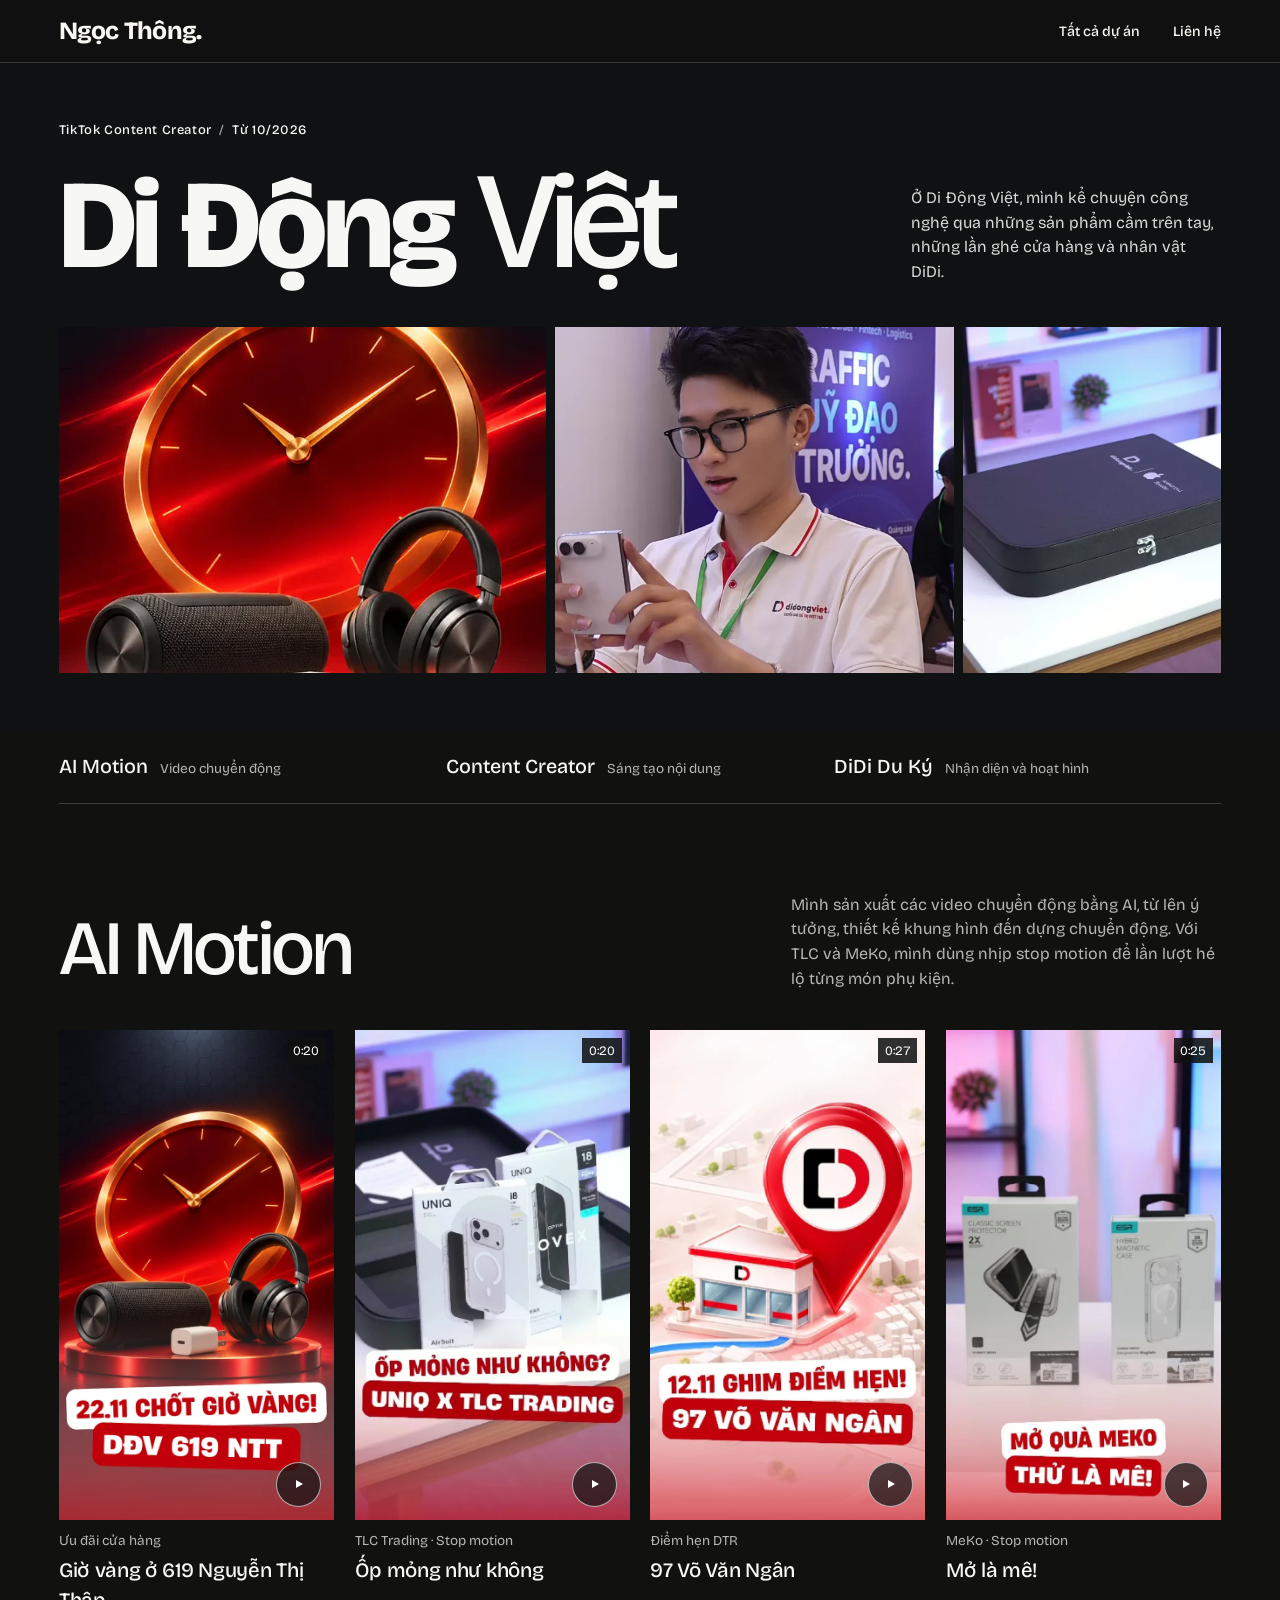
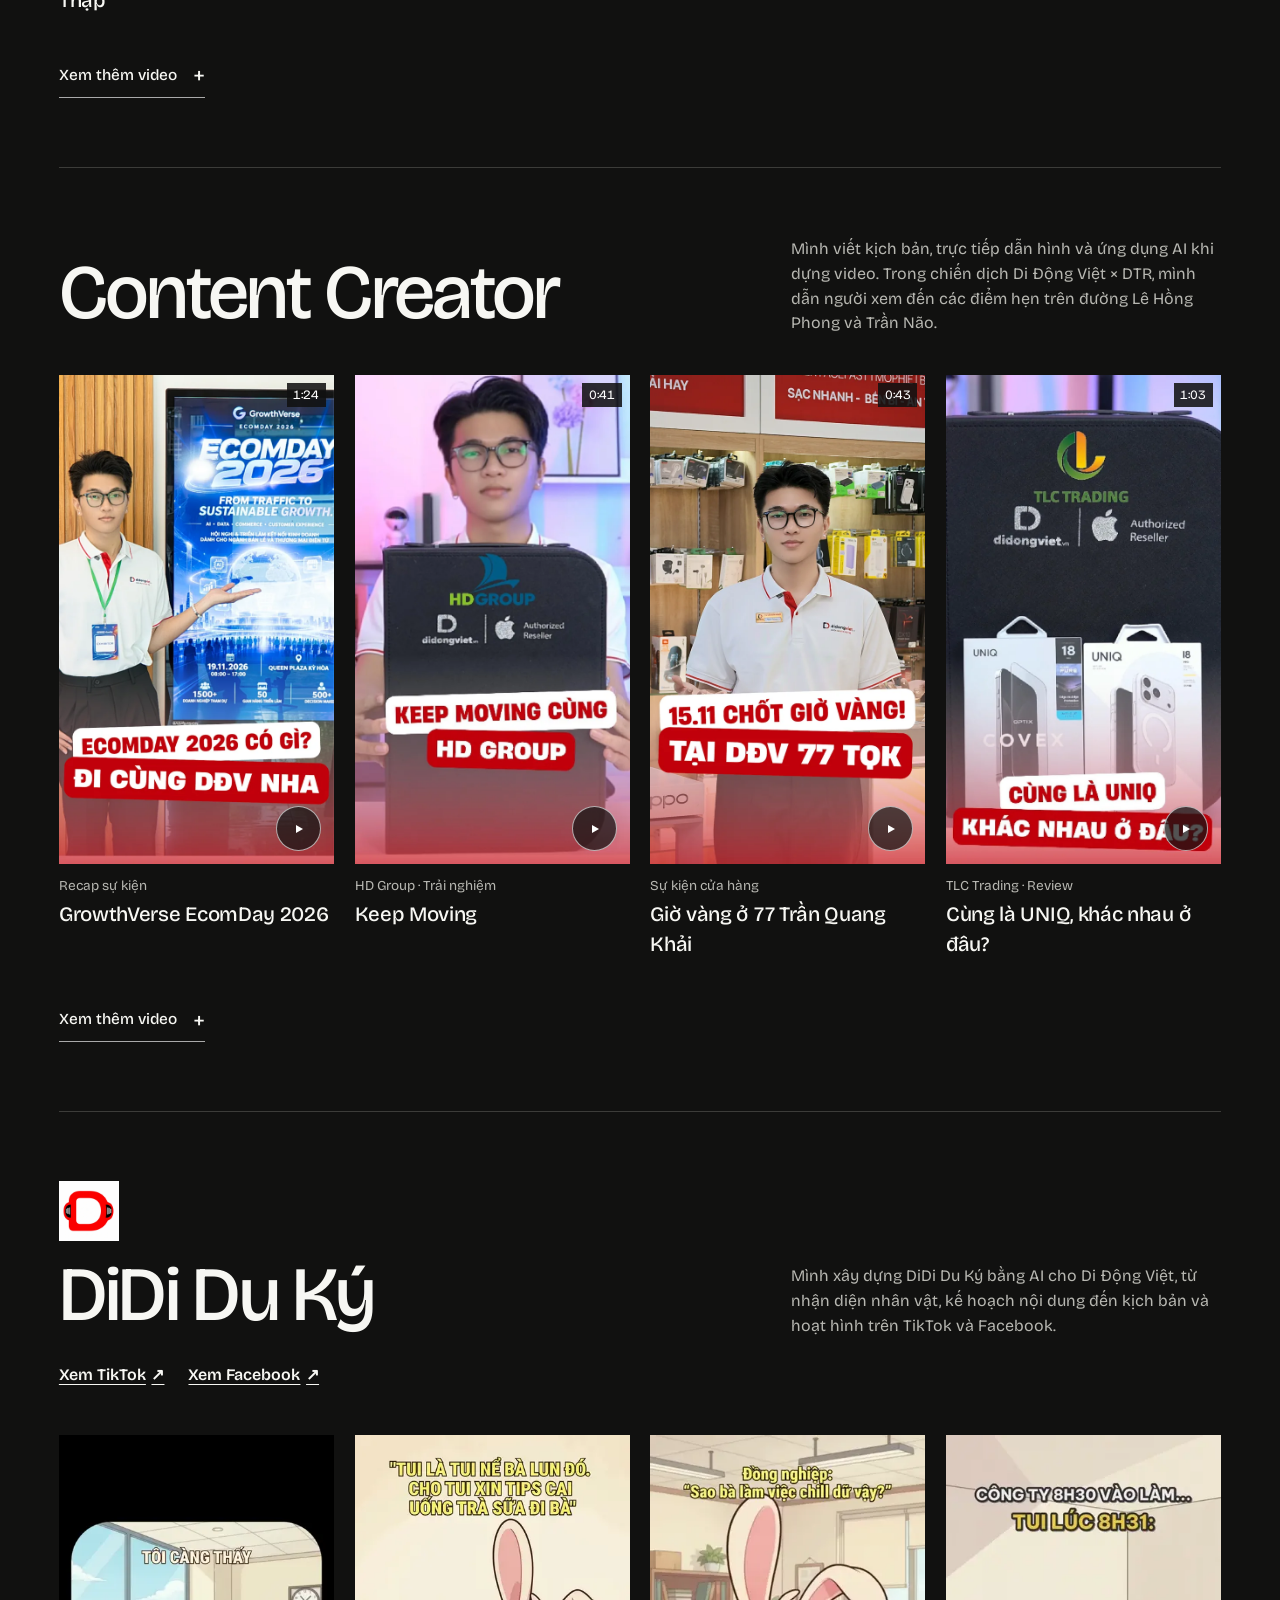
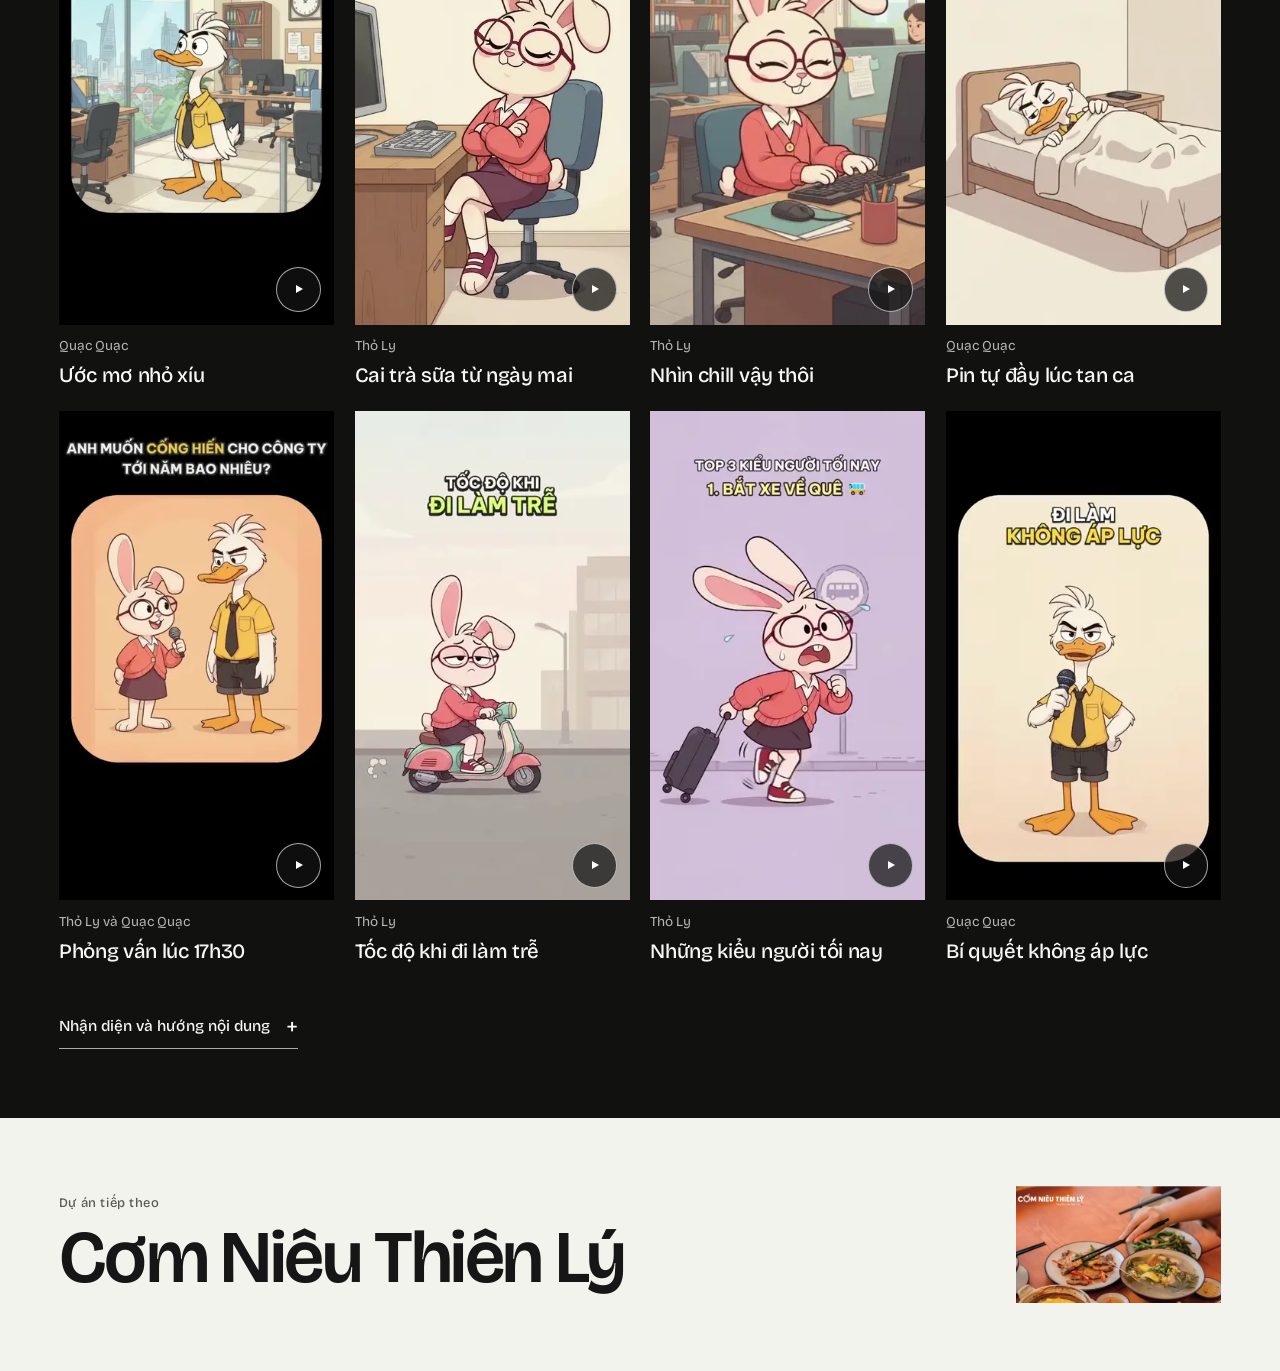
<file: du-an/di-dong-viet.html>
<!doctype html>
<html lang="vi">
<head>
  <meta charset="utf-8">
  <meta name="viewport" content="width=device-width, initial-scale=1">
  <meta name="description" content="Ngọc Thông thực hiện video motion bằng AI, viết kịch bản và dẫn video công nghệ tại Di Động Việt.">
  <meta name="theme-color" content="#090909">
  <title>Di Động Việt — Ngọc Thông</title>
  <link rel="icon" href="../assets/favicon.svg" type="image/svg+xml">
  <link rel="stylesheet" href="../fonts.css">
  <link rel="stylesheet" href="../style.css?v=4">
  <link rel="stylesheet" href="../display-font.css">
  <link rel="stylesheet" href="../casebook.css?v=6">
  <link rel="stylesheet" href="../ddv.css?v=3">
  <link rel="stylesheet" href="../didi.css?v=merged1">
  <script defer src="../case-player.js?v=5"></script>
  <link rel="stylesheet" href="../studio-type.css?v=1">
</head>
<body class="casebook ddv">
  <a class="case-skip" href="#case-main">Đến nội dung</a>
  <header class="casebar">
    <div class="case-wrap casebar__inner">
      <a class="case-signature" href="../index.html" aria-label="Ngọc Thông, trang chủ">Ngọc Thông<span>.</span></a>
      <nav aria-label="Điều hướng chính">
        <a class="backlink" href="../index.html#du-an">Tất cả dự án</a>
        <a href="../index.html#lien-he">Liên hệ</a>
      </nav>
    </div>
  </header>
  <main id="case-main">
    <header class="ddv-hero">
      <div class="case-wrap ddv-mast">
        <p class="case-meta">TikTok Content Creator <span>/</span> Từ 10/2026</p>
        <div class="ddv-titleline">
          <h1>Di Động <em>Việt</em></h1>
          <p>Ở Di Động Việt, mình kể chuyện công nghệ qua những sản phẩm cầm trên tay, những lần ghé cửa hàng và nhân vật DiDi.</p>
        </div>
      </div>
      <div class="ddv-film case-wrap" aria-hidden="true">
        <img src="../assets/work/ddv/gio-vang-art.webp" alt="" width="630" height="740" fetchpriority="high">
        <img src="../assets/work/ddv/host-ecomday.webp" alt="" width="650" height="1156">
        <img src="../assets/work/ddv/tlc-still.webp" alt="" width="640" height="1138">
      </div>
    </header>
    <div class="case-wrap">
      <nav class="ddv-jump" aria-label="Khám phá dự án Di Động Việt">
        <a href="#ai-motion"><span lang="en">AI Motion</span><small>Video chuyển động</small></a>
        <a href="#content-creator"><span lang="en">Content Creator</span><small>Sáng tạo nội dung</small></a>
        <a href="#didi"><span>DiDi Du Ký</span><small>Nhận diện và hoạt hình</small></a>
      </nav>
      <section class="project-samples" id="ai-motion" aria-labelledby="ai-motion-title">
        <header class="ddv-section-head">
          <h2 id="ai-motion-title" lang="en">AI Motion</h2>
          <p>Mình sản xuất các video chuyển động bằng AI, từ lên ý tưởng, thiết kế khung hình đến dựng chuyển động. Với TLC và MeKo, mình dùng nhịp stop motion để lần lượt hé lộ từng món phụ kiện.</p>
        </header>
        <div class="sample-grid">
          <a class="sample" data-screening href="../assets/work/ddv/gio-vang-619.mp4" aria-label="Xem Giờ vàng ở 619 Nguyễn Thị Thập">
            <span class="sample__still">
              <img src="../assets/work/ddv/gio-vang-619.webp" alt="" width="630" height="1120" loading="lazy" decoding="async">
              <span class="sample__length" aria-hidden="true">0:20</span>
              <span class="play-mark" aria-hidden="true"></span>
            </span>
            <span class="sample__caption"><span class="sample__series">Ưu đãi cửa hàng</span><strong>Giờ vàng ở 619 Nguyễn Thị Thập</strong></span>
          </a>
          <a class="sample" data-screening href="../assets/work/ddv/tlc-stop-motion.mp4" aria-label="Xem Ốp mỏng như không">
            <span class="sample__still">
              <img src="../assets/work/ddv/tlc-stop-motion.webp" alt="" width="630" height="1120" loading="lazy" decoding="async">
              <span class="sample__length" aria-hidden="true">0:20</span>
              <span class="play-mark" aria-hidden="true"></span>
            </span>
            <span class="sample__caption"><span class="sample__series">TLC Trading · Stop motion</span><strong>Ốp mỏng như không</strong></span>
          </a>
          <a class="sample" data-screening href="../assets/work/ddv/dtr-97.mp4" aria-label="Xem 97 Võ Văn Ngân">
            <span class="sample__still">
              <img src="../assets/work/ddv/dtr-97.webp" alt="" width="630" height="1120" loading="lazy" decoding="async">
              <span class="sample__length" aria-hidden="true">0:27</span>
              <span class="play-mark" aria-hidden="true"></span>
            </span>
            <span class="sample__caption"><span class="sample__series">Điểm hẹn DTR</span><strong>97 Võ Văn Ngân</strong></span>
          </a>
          <a class="sample" data-screening href="../assets/work/ddv/meko-mo-la-me.mp4" aria-label="Xem Mở là mê!">
            <span class="sample__still">
              <img src="../assets/work/ddv/meko-mo-la-me.webp" alt="" width="630" height="1120" loading="lazy" decoding="async">
              <span class="sample__length" aria-hidden="true">0:25</span>
              <span class="play-mark" aria-hidden="true"></span>
            </span>
            <span class="sample__caption"><span class="sample__series">MeKo · Stop motion</span><strong>Mở là mê!</strong></span>
          </a>
        </div>
        <details>
          <summary><span class="ddv-more">Xem thêm video</span><span class="ddv-less">Thu gọn</span></summary>
          <div class="sample-grid">
            <a class="sample" data-screening href="../assets/work/ddv/dtr-385.mp4" aria-label="Xem 385 Quang Trung">
              <span class="sample__still">
                <img src="../assets/work/ddv/dtr-385.webp" alt="" width="630" height="1120" loading="lazy" decoding="async">
                <span class="sample__length" aria-hidden="true">0:20</span>
                <span class="play-mark" aria-hidden="true"></span>
              </span>
              <span class="sample__caption"><span class="sample__series">Điểm hẹn DTR</span><strong>385 Quang Trung</strong></span>
            </a>
            <a class="sample" data-screening href="../assets/work/ddv/dtr-49.mp4" aria-label="Xem 49 Lê Văn Việt">
              <span class="sample__still">
                <img src="../assets/work/ddv/dtr-49.webp" alt="" width="630" height="1120" loading="lazy" decoding="async">
                <span class="sample__length" aria-hidden="true">0:20</span>
                <span class="play-mark" aria-hidden="true"></span>
              </span>
              <span class="sample__caption"><span class="sample__series">Điểm hẹn DTR</span><strong>49 Lê Văn Việt</strong></span>
            </a>
            <a class="sample" data-screening href="../assets/work/ddv/dtr-619.mp4" aria-label="Xem 619 Nguyễn Thị Thập">
              <span class="sample__still">
                <img src="../assets/work/ddv/dtr-619.webp" alt="" width="630" height="1120" loading="lazy" decoding="async">
                <span class="sample__length" aria-hidden="true">0:26</span>
                <span class="play-mark" aria-hidden="true"></span>
              </span>
              <span class="sample__caption"><span class="sample__series">Điểm hẹn DTR</span><strong>619 Nguyễn Thị Thập</strong></span>
            </a>
            <a class="sample" data-screening href="../assets/work/ddv/dtr-300.mp4" aria-label="Xem 300 Lê Hồng Phong">
              <span class="sample__still">
                <img src="../assets/work/ddv/dtr-300.webp" alt="" width="630" height="1120" loading="lazy" decoding="async">
                <span class="sample__length" aria-hidden="true">0:22</span>
                <span class="play-mark" aria-hidden="true"></span>
              </span>
              <span class="sample__caption"><span class="sample__series">Điểm hẹn DTR</span><strong>300 Lê Hồng Phong</strong></span>
            </a>
            <a class="sample" data-screening href="../assets/work/ddv/dtr-11.mp4" aria-label="Xem 11 Trần Não">
              <span class="sample__still">
                <img src="../assets/work/ddv/dtr-11.webp" alt="" width="630" height="1120" loading="lazy" decoding="async">
                <span class="sample__length" aria-hidden="true">0:20</span>
                <span class="play-mark" aria-hidden="true"></span>
              </span>
              <span class="sample__caption"><span class="sample__series">Điểm hẹn DTR</span><strong>11 Trần Não</strong></span>
            </a>
          </div>
        </details>
      </section>
      <section class="project-samples" id="content-creator" aria-labelledby="content-creator-title">
        <header class="ddv-section-head">
          <h2 id="content-creator-title" lang="en">Content Creator</h2>
          <p>Mình viết kịch bản, trực tiếp dẫn hình và ứng dụng AI khi dựng video. Trong chiến dịch Di Động Việt × DTR, mình dẫn người xem đến các điểm hẹn trên đường Lê Hồng Phong và Trần Não.</p>
        </header>
        <div class="sample-grid">
          <a class="sample" data-screening href="../assets/work/ddv/ecomday.mp4" aria-label="Xem GrowthVerse EcomDay 2026">
            <span class="sample__still">
              <img src="../assets/work/ddv/ecomday.webp" alt="" width="630" height="1120" loading="lazy" decoding="async">
              <span class="sample__length" aria-hidden="true">1:24</span>
              <span class="play-mark" aria-hidden="true"></span>
            </span>
            <span class="sample__caption"><span class="sample__series">Recap sự kiện</span><strong>GrowthVerse EcomDay 2026</strong></span>
          </a>
          <a class="sample" data-screening href="../assets/work/ddv/hd-keep-moving.mp4" aria-label="Xem Keep Moving">
            <span class="sample__still">
              <img src="../assets/work/ddv/hd-keep-moving.webp" alt="" width="630" height="1120" loading="lazy" decoding="async">
              <span class="sample__length" aria-hidden="true">0:41</span>
              <span class="play-mark" aria-hidden="true"></span>
            </span>
            <span class="sample__caption"><span class="sample__series">HD Group · Trải nghiệm</span><strong>Keep Moving</strong></span>
          </a>
          <a class="sample" data-screening href="../assets/work/ddv/activation-77.mp4" aria-label="Xem Giờ vàng ở 77 Trần Quang Khải">
            <span class="sample__still">
              <img src="../assets/work/ddv/activation-77.webp" alt="" width="630" height="1120" loading="lazy" decoding="async">
              <span class="sample__length" aria-hidden="true">0:43</span>
              <span class="play-mark" aria-hidden="true"></span>
            </span>
            <span class="sample__caption"><span class="sample__series">Sự kiện cửa hàng</span><strong>Giờ vàng ở 77 Trần Quang Khải</strong></span>
          </a>
          <a class="sample" data-screening href="../assets/work/ddv/tlc-review.mp4" aria-label="Xem Cùng là UNIQ, khác nhau ở đâu?">
            <span class="sample__still">
              <img src="../assets/work/ddv/tlc-review.webp" alt="" width="630" height="1120" loading="lazy" decoding="async">
              <span class="sample__length" aria-hidden="true">1:03</span>
              <span class="play-mark" aria-hidden="true"></span>
            </span>
            <span class="sample__caption"><span class="sample__series">TLC Trading · Review</span><strong>Cùng là UNIQ, khác nhau ở đâu?</strong></span>
          </a>
        </div>
        <details>
          <summary><span class="ddv-more">Xem thêm video</span><span class="ddv-less">Thu gọn</span></summary>
          <div class="sample-grid">
            <a class="sample" data-screening href="../assets/work/ddv/sale-11-11.mp4" aria-label="Xem Siêu sale 11.11">
              <span class="sample__still">
                <img src="../assets/work/ddv/sale-11-11.webp" alt="" width="630" height="1120" loading="lazy" decoding="async">
                <span class="sample__length" aria-hidden="true">0:40</span>
                <span class="play-mark" aria-hidden="true"></span>
              </span>
              <span class="sample__caption"><span class="sample__series">Ưu đãi cửa hàng</span><strong>Siêu sale 11.11</strong></span>
            </a>
            <a class="sample" data-screening href="../assets/work/ddv/dtr-thong-bao.mp4" aria-label="Xem 300 Lê Hồng Phong &amp; 11 Trần Não">
              <span class="sample__still">
                <img src="../assets/work/ddv/dtr-thong-bao.webp" alt="" width="630" height="1120" loading="lazy" decoding="async">
                <span class="sample__length" aria-hidden="true">0:48</span>
                <span class="play-mark" aria-hidden="true"></span>
              </span>
              <span class="sample__caption"><span class="sample__series">DTR · Giới thiệu chương trình</span><strong>300 Lê Hồng Phong &amp; 11 Trần Não</strong></span>
            </a>
            <a class="sample" data-screening href="../assets/work/ddv/activation-quang-trung.mp4" aria-label="Xem Đại sale ở Quang Trung">
              <span class="sample__still">
                <img src="../assets/work/ddv/activation-quang-trung.webp" alt="" width="630" height="1120" loading="lazy" decoding="async">
                <span class="sample__length" aria-hidden="true">0:35</span>
                <span class="play-mark" aria-hidden="true"></span>
              </span>
              <span class="sample__caption"><span class="sample__series">Sự kiện cửa hàng</span><strong>Đại sale ở Quang Trung</strong></span>
            </a>
            <a class="sample" data-screening href="../assets/work/ddv/meko-review.mp4" aria-label="Xem ESR có gì hay?">
              <span class="sample__still">
                <img src="../assets/work/ddv/meko-review.webp" alt="" width="630" height="1120" loading="lazy" decoding="async">
                <span class="sample__length" aria-hidden="true">0:55</span>
                <span class="play-mark" aria-hidden="true"></span>
              </span>
              <span class="sample__caption"><span class="sample__series">MeKo · Review</span><strong>ESR có gì hay?</strong></span>
            </a>
            <a class="sample" data-screening href="../assets/work/ddv/hd-review.mp4" aria-label="Xem Bộ đôi MIPOW">
              <span class="sample__still">
                <img src="../assets/work/ddv/hd-review.webp" alt="" width="630" height="1120" loading="lazy" decoding="async">
                <span class="sample__length" aria-hidden="true">0:34</span>
                <span class="play-mark" aria-hidden="true"></span>
              </span>
              <span class="sample__caption"><span class="sample__series">HD Group · Review</span><strong>Bộ đôi MIPOW</strong></span>
            </a>
            <a class="sample" data-screening href="../assets/work/ddv/phl-mot-ngay.mp4" aria-label="Xem Một ngày cùng phụ kiện">
              <span class="sample__still">
                <img src="../assets/work/ddv/phl-mot-ngay.webp" alt="" width="630" height="1120" loading="lazy" decoding="async">
                <span class="sample__length" aria-hidden="true">0:20</span>
                <span class="play-mark" aria-hidden="true"></span>
              </span>
              <span class="sample__caption"><span class="sample__series">Phương Linh JSC · Trải nghiệm</span><strong>Một ngày cùng phụ kiện</strong></span>
            </a>
            <a class="sample" data-screening href="../assets/work/ddv/phl-ddv.mp4" aria-label="Xem Mở hộp cùng Di Động Việt">
              <span class="sample__still">
                <img src="../assets/work/ddv/phl-ddv.webp" alt="" width="630" height="1120" loading="lazy" decoding="async">
                <span class="sample__length" aria-hidden="true">0:39</span>
                <span class="play-mark" aria-hidden="true"></span>
              </span>
              <span class="sample__caption"><span class="sample__series">Phương Linh JSC · Mở hộp</span><strong>Mở hộp cùng Di Động Việt</strong></span>
            </a>
          </div>
        </details>
      </section>
      <section class="project-samples didi-showcase" id="didi" aria-labelledby="didi-title">
        <header class="ddv-section-head">
          <div>
            <img class="didi-logo" src="../assets/work/didi/logo.webp" alt="" width="60" height="60" loading="lazy">
            <h2 id="didi-title">DiDi Du Ký</h2>
          </div>
          <p>Mình xây dựng DiDi Du Ký bằng AI cho Di Động Việt, từ nhận diện nhân vật, kế hoạch nội dung đến kịch bản và hoạt hình trên TikTok và Facebook.</p>
        </header>
          <nav class="didi-social" aria-label="Kênh DiDi Du Ký">
            <a href="https://www.tiktok.com/@didi.du.k" target="_blank" rel="noopener noreferrer">Xem TikTok <span aria-hidden="true">↗</span></a>
            <a href="https://www.facebook.com/profile.php?id=61596543784221&amp;locale=vi_VN" target="_blank" rel="noopener noreferrer">Xem Facebook <span aria-hidden="true">↗</span></a>
          </nav>
        <div class="sample-grid" aria-label="Video tiêu biểu của DiDi Du Ký">
          <a class="sample" data-screening href="../assets/work/didi/uoc-mo.mp4" aria-label="Xem Ước mơ nhỏ xíu">
            <span class="sample__still">
              <img src="../assets/work/didi/uoc-mo.webp" alt="" width="360" height="640" loading="lazy" decoding="async">
              <span class="play-mark" aria-hidden="true"></span>
            </span>
            <span class="sample__caption"><span class="sample__series">Quạc Quạc</span><strong>Ước mơ nhỏ xíu</strong></span>
          </a>
          <a class="sample" data-screening href="../assets/work/didi/tra-sua.mp4" aria-label="Xem Cai trà sữa từ ngày mai">
            <span class="sample__still">
              <img src="../assets/work/didi/tra-sua.webp" alt="" width="360" height="640" loading="lazy" decoding="async">
              <span class="play-mark" aria-hidden="true"></span>
            </span>
            <span class="sample__caption"><span class="sample__series">Thỏ Ly</span><strong>Cai trà sữa từ ngày mai</strong></span>
          </a>
          <a class="sample" data-screening href="../assets/work/didi/nhin-chill.mp4" aria-label="Xem Nhìn chill vậy thôi">
            <span class="sample__still">
              <img src="../assets/work/didi/nhin-chill.webp" alt="" width="360" height="640" loading="lazy" decoding="async">
              <span class="play-mark" aria-hidden="true"></span>
            </span>
            <span class="sample__caption"><span class="sample__series">Thỏ Ly</span><strong>Nhìn chill vậy thôi</strong></span>
          </a>
          <a class="sample" data-screening href="../assets/work/didi/tan-ca.mp4" aria-label="Xem Pin tự đầy lúc tan ca">
            <span class="sample__still">
              <img src="../assets/work/didi/tan-ca.webp" alt="" width="360" height="640" loading="lazy" decoding="async">
              <span class="play-mark" aria-hidden="true"></span>
            </span>
            <span class="sample__caption"><span class="sample__series">Quạc Quạc</span><strong>Pin tự đầy lúc tan ca</strong></span>
          </a>
          <a class="sample" data-screening href="../assets/work/didi/phong-van.mp4" aria-label="Xem Phỏng vấn lúc 17h30">
            <span class="sample__still">
              <img src="../assets/work/didi/phong-van.webp" alt="" width="360" height="640" loading="lazy" decoding="async">
              <span class="play-mark" aria-hidden="true"></span>
            </span>
            <span class="sample__caption"><span class="sample__series">Thỏ Ly và Quạc Quạc</span><strong>Phỏng vấn lúc 17h30</strong></span>
          </a>
          <a class="sample" data-screening href="../assets/work/didi/ba-toc-do.mp4" aria-label="Xem Tốc độ khi đi làm trễ">
            <span class="sample__still">
              <img src="../assets/work/didi/ba-toc-do.webp" alt="" width="360" height="640" loading="lazy" decoding="async">
              <span class="play-mark" aria-hidden="true"></span>
            </span>
            <span class="sample__caption"><span class="sample__series">Thỏ Ly</span><strong>Tốc độ khi đi làm trễ</strong></span>
          </a>
          <a class="sample" data-screening href="../assets/work/didi/top-ba.mp4" aria-label="Xem Những kiểu người tối nay">
            <span class="sample__still">
              <img src="../assets/work/didi/top-ba.webp" alt="" width="360" height="640" loading="lazy" decoding="async">
              <span class="play-mark" aria-hidden="true"></span>
            </span>
            <span class="sample__caption"><span class="sample__series">Thỏ Ly</span><strong>Những kiểu người tối nay</strong></span>
          </a>
          <a class="sample" data-screening href="../assets/work/didi/bi-quyet.mp4" aria-label="Xem Bí quyết không áp lực">
            <span class="sample__still">
              <img src="../assets/work/didi/bi-quyet.webp" alt="" width="360" height="640" loading="lazy" decoding="async">
              <span class="play-mark" aria-hidden="true"></span>
            </span>
            <span class="sample__caption"><span class="sample__series">Quạc Quạc</span><strong>Bí quyết không áp lực</strong></span>
          </a>
        </div>
        <details>
          <summary>Nhận diện và hướng nội dung</summary>
          <div class="didi-identity">
            <figure>
              <img src="../assets/work/didi/avatar.webp" alt="DiDi tựa tường bên dưới tên kênh viết tay." width="960" height="960" loading="lazy">
              <figcaption>Ảnh đại diện</figcaption>
            </figure>
            <figure>
              <img src="../assets/work/didi/cover.webp" alt="Tên kênh viết tay bên cạnh DiDi đang tựa tường." width="1500" height="660" loading="lazy">
              <figcaption>Ảnh bìa Facebook</figcaption>
            </figure>
          </div>
          <p>Kế hoạch phát triển kênh xoay quanh các câu chuyện công sở, kể bằng tranh trên Facebook và hoạt hình ngắn trên TikTok.</p>
          <a class="didi-comic" href="../assets/work/didi/lich-su.webp">Xem tranh mẫu “Hẹn gửi lúc 8 giờ”</a>
        </details>
      </section>
    </div>
  </main>
  <footer class="project-next">
    <div class="case-wrap">
      <a href="thien-ly.html" class="next-link">
        <img src="../assets/work/social.webp" loading="lazy" alt="" width="150" height="100">
        <span><small>Dự án tiếp theo</small><strong>Cơm Niêu Thiên Lý</strong></span>
      </a>
    </div>
  </footer>
  <dialog class="screening-dialog" id="screening-dialog" aria-labelledby="screening-title">
    <div class="screening-dialog__head">
      <h2 id="screening-title"></h2>
      <form method="dialog"><button type="submit" autofocus>Đóng</button></form>
      <a class="screening-dialog__source" target="_blank" rel="noopener noreferrer"></a>
    </div>
    <div class="screening-stage"></div>
  </dialog>
</body>
</html>
</file>
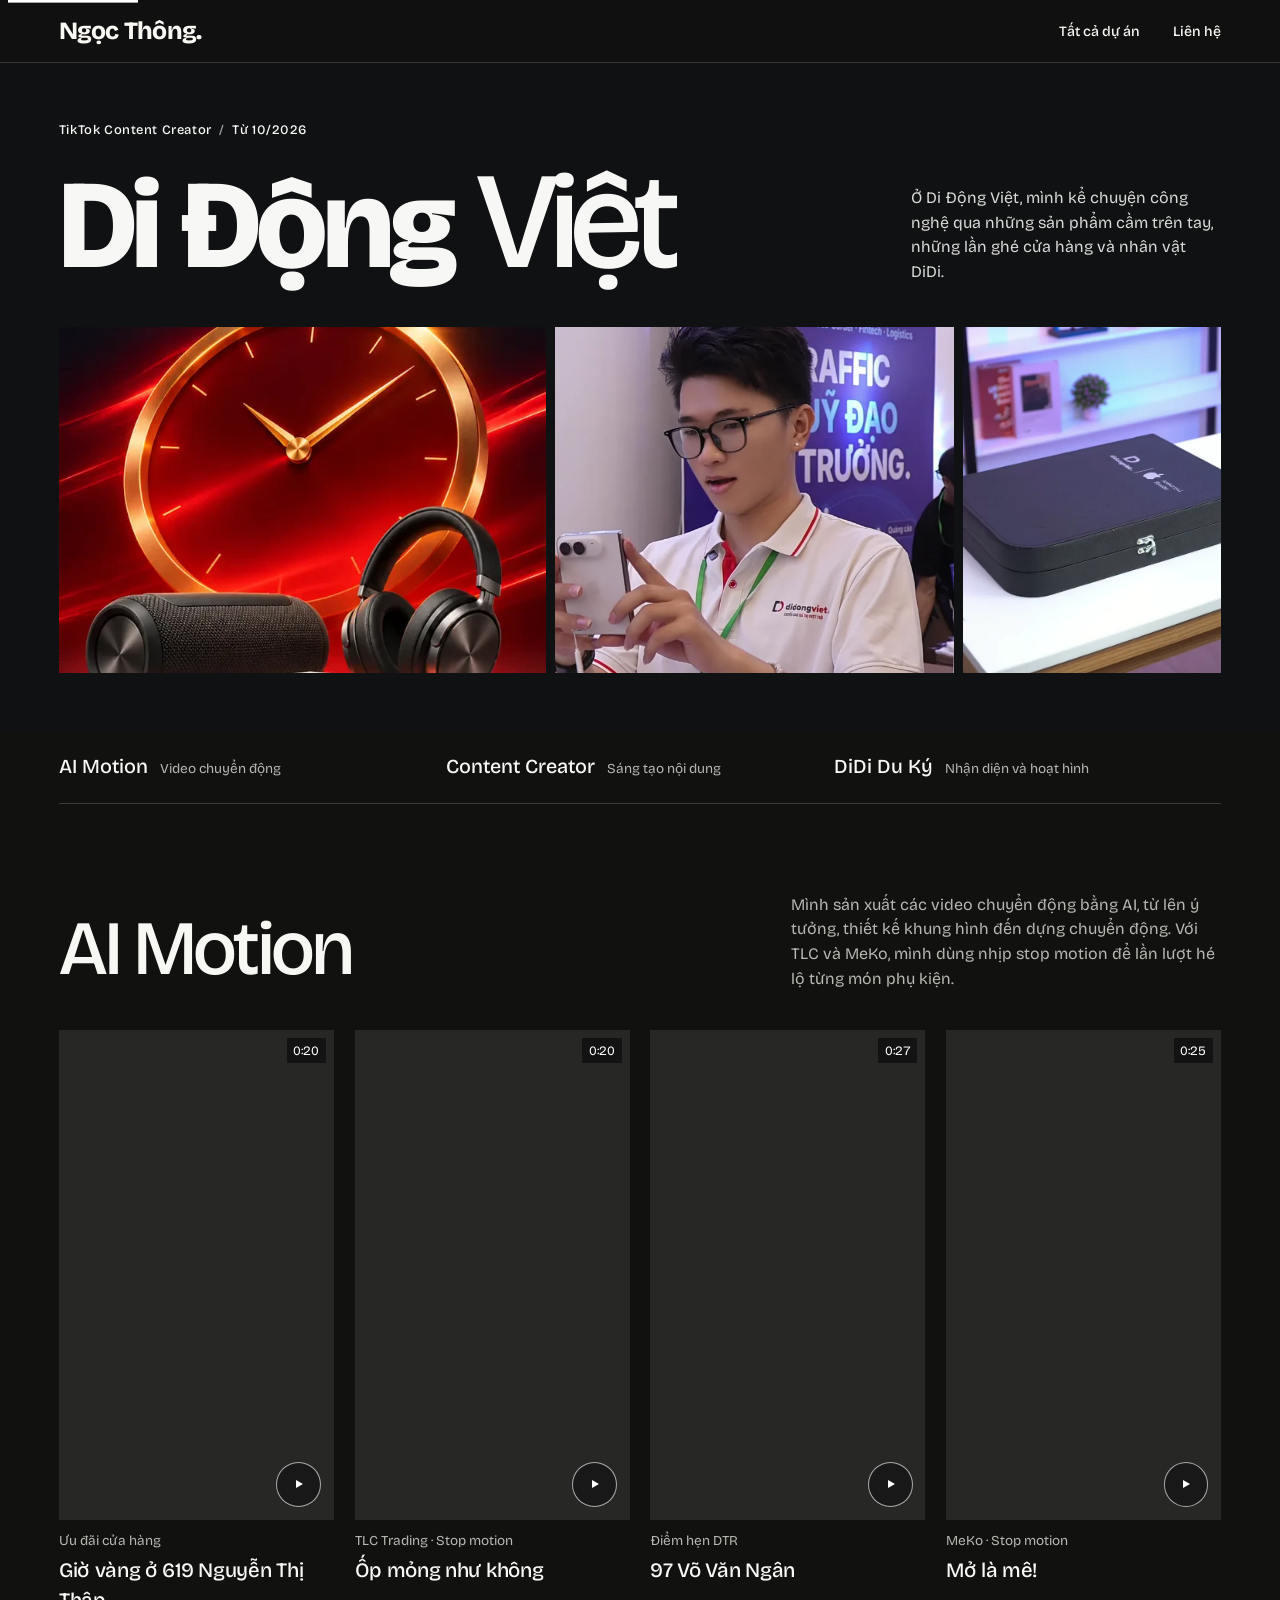
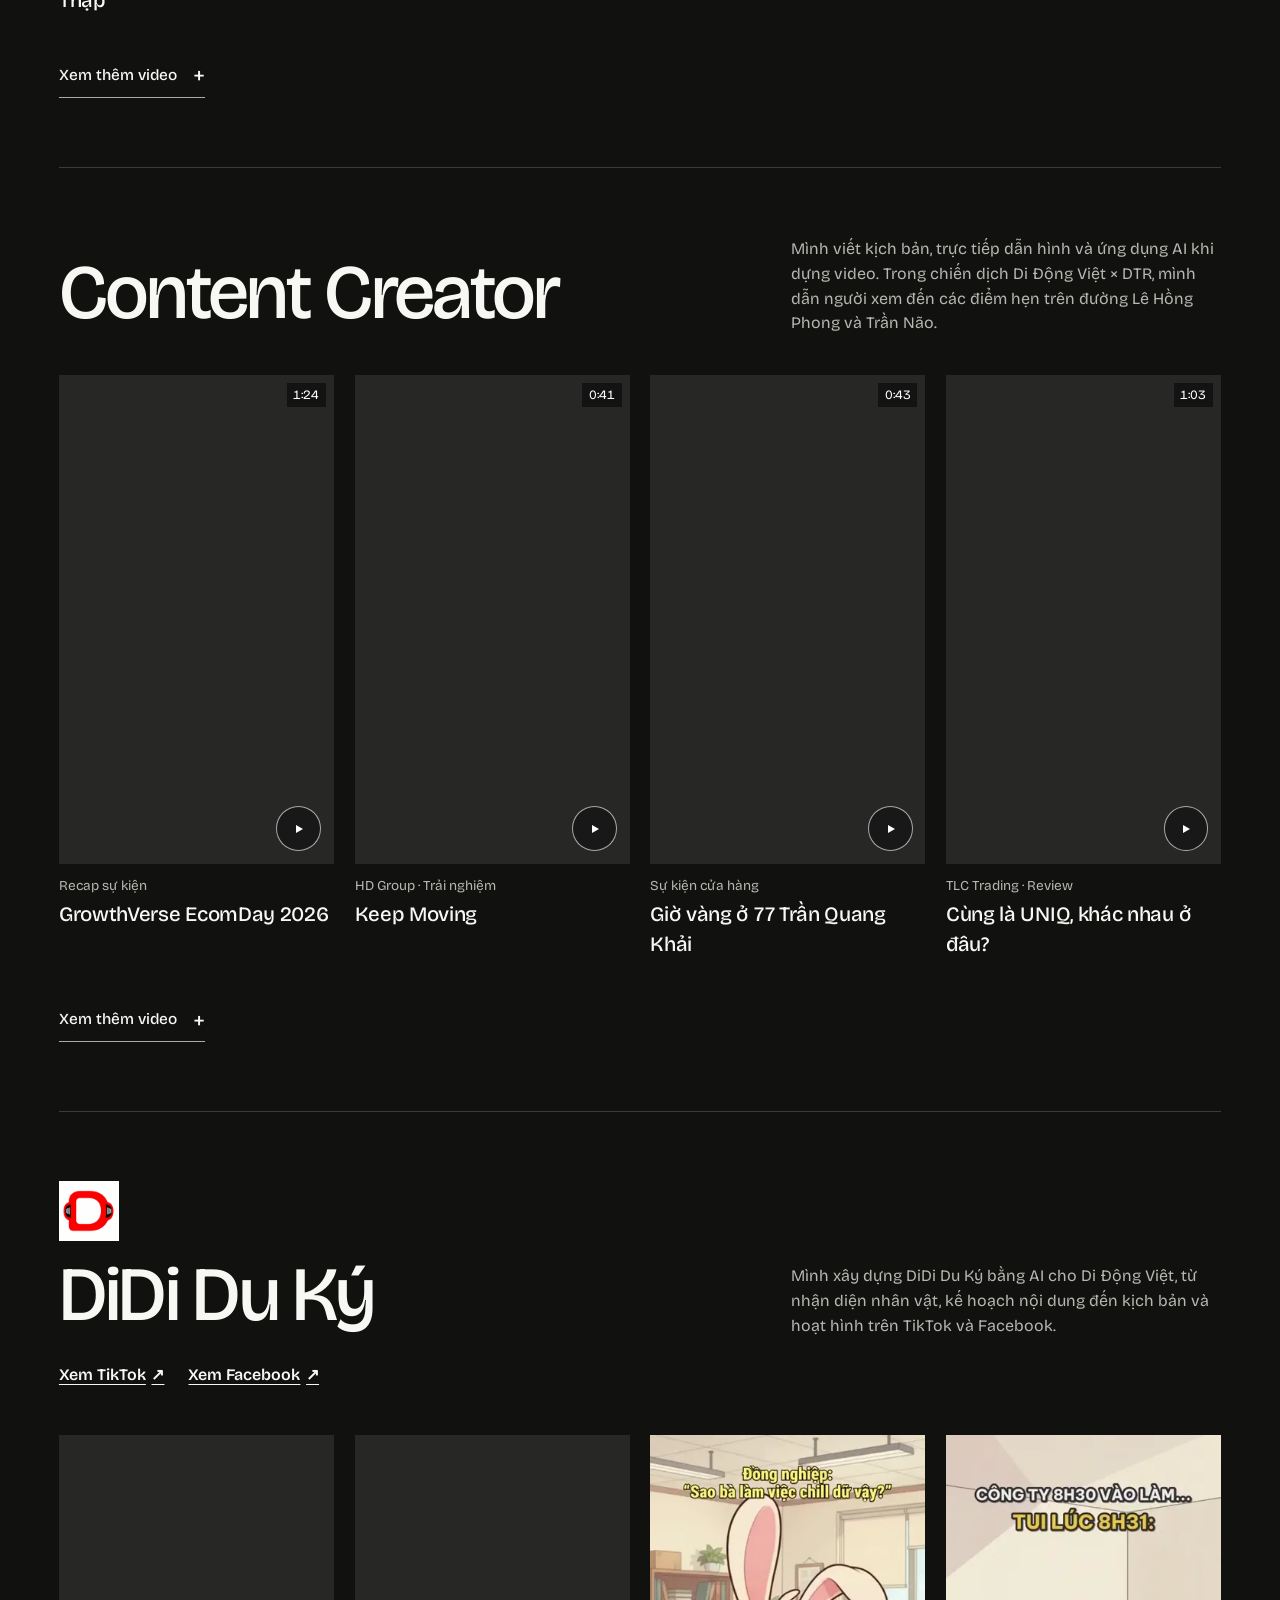
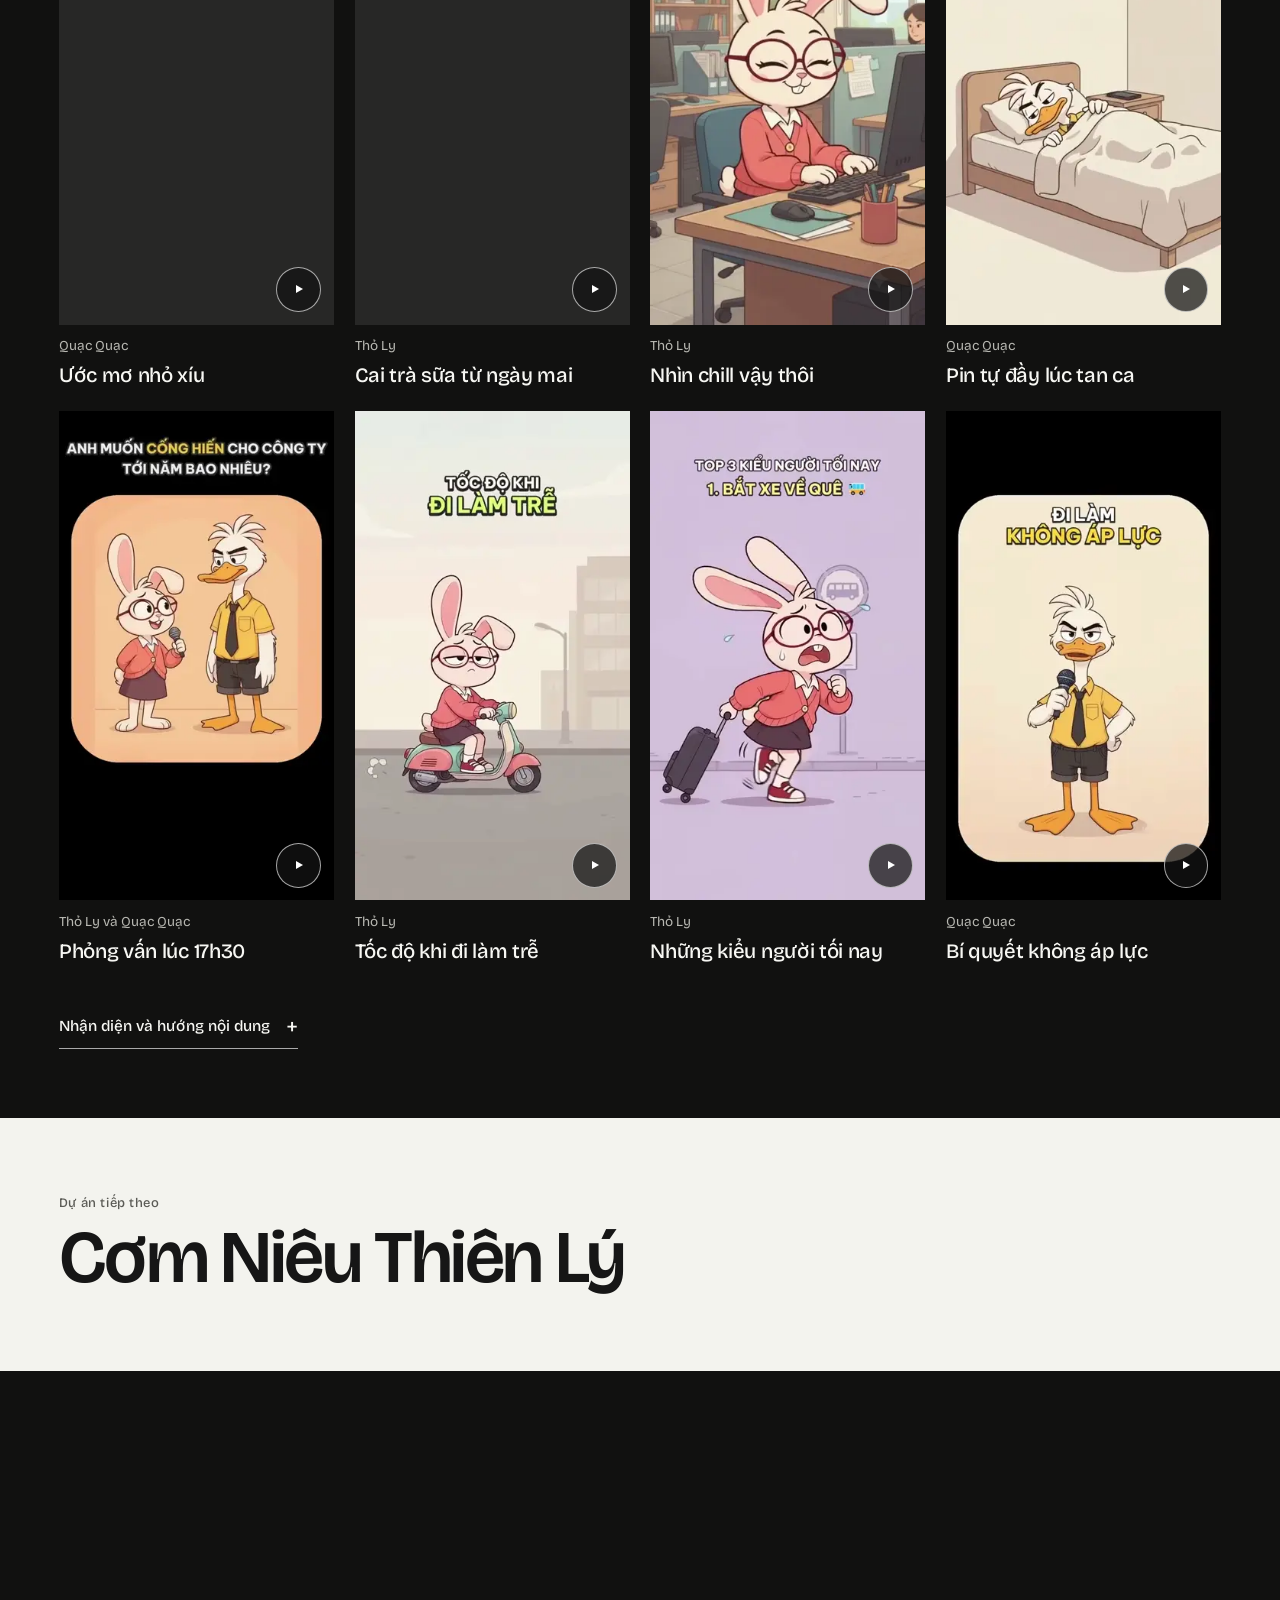
<file: du-an/didi.html>
<!doctype html>
<html lang="vi">
<head>
  <meta charset="utf-8">
  <meta name="viewport" content="width=device-width, initial-scale=1">
  <meta http-equiv="refresh" content="0; url=di-dong-viet.html#didi">
  <link rel="canonical" href="di-dong-viet.html">
  <title>DiDi Du Ký — Di Động Việt</title>
</head>
<body>
  <p><a href="di-dong-viet.html#didi">Xem DiDi Du Ký trong dự án Di Động Việt</a></p>
</body>
</html>
</file>
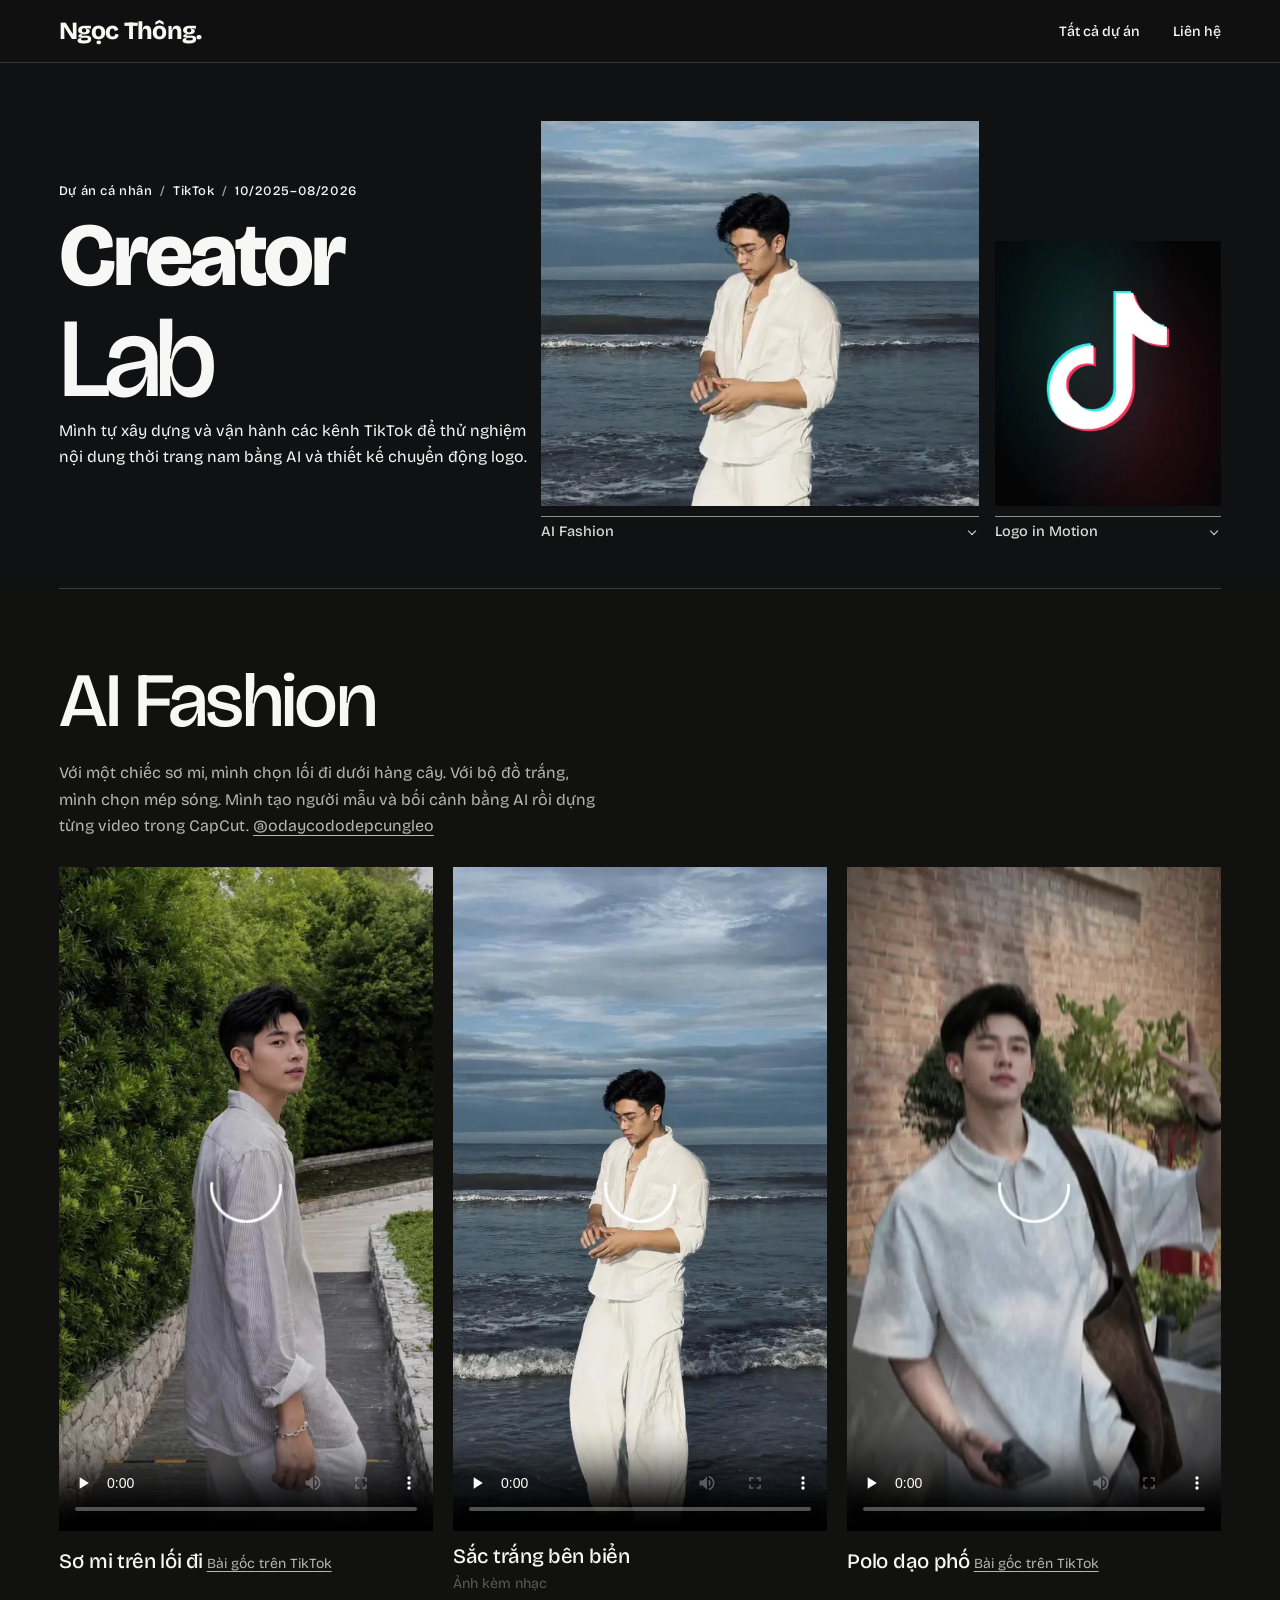
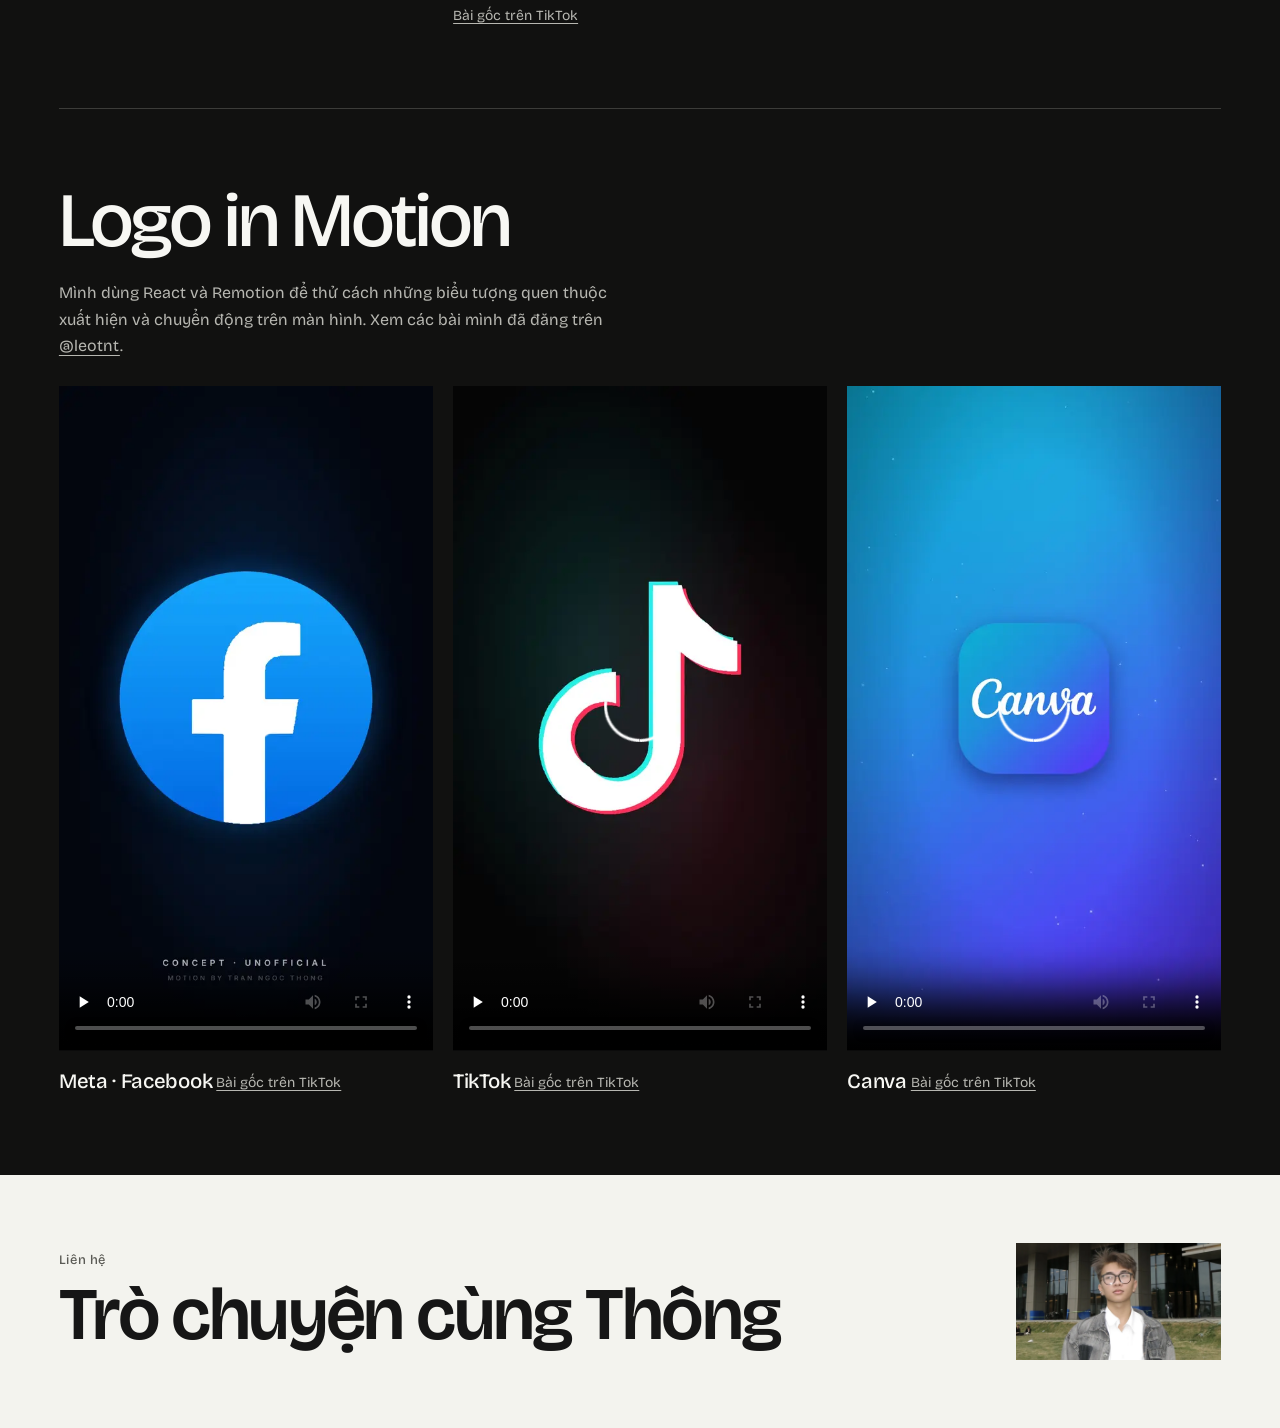
<file: du-an/fashion.html>
<!doctype html>
<html lang="vi">
<head>
  <meta charset="utf-8">
  <meta name="viewport" content="width=device-width, initial-scale=1">
  <meta http-equiv="refresh" content="0; url=creator-lab.html#ai-fashion">
  <link rel="canonical" href="creator-lab.html">
  <title>AI Fashion · Creator Lab — Ngọc Thông</title>
</head>
<body>
  <p><a href="creator-lab.html#ai-fashion">Xem AI Fashion trong dự án Creator Lab</a></p>
</body>
</html>
</file>
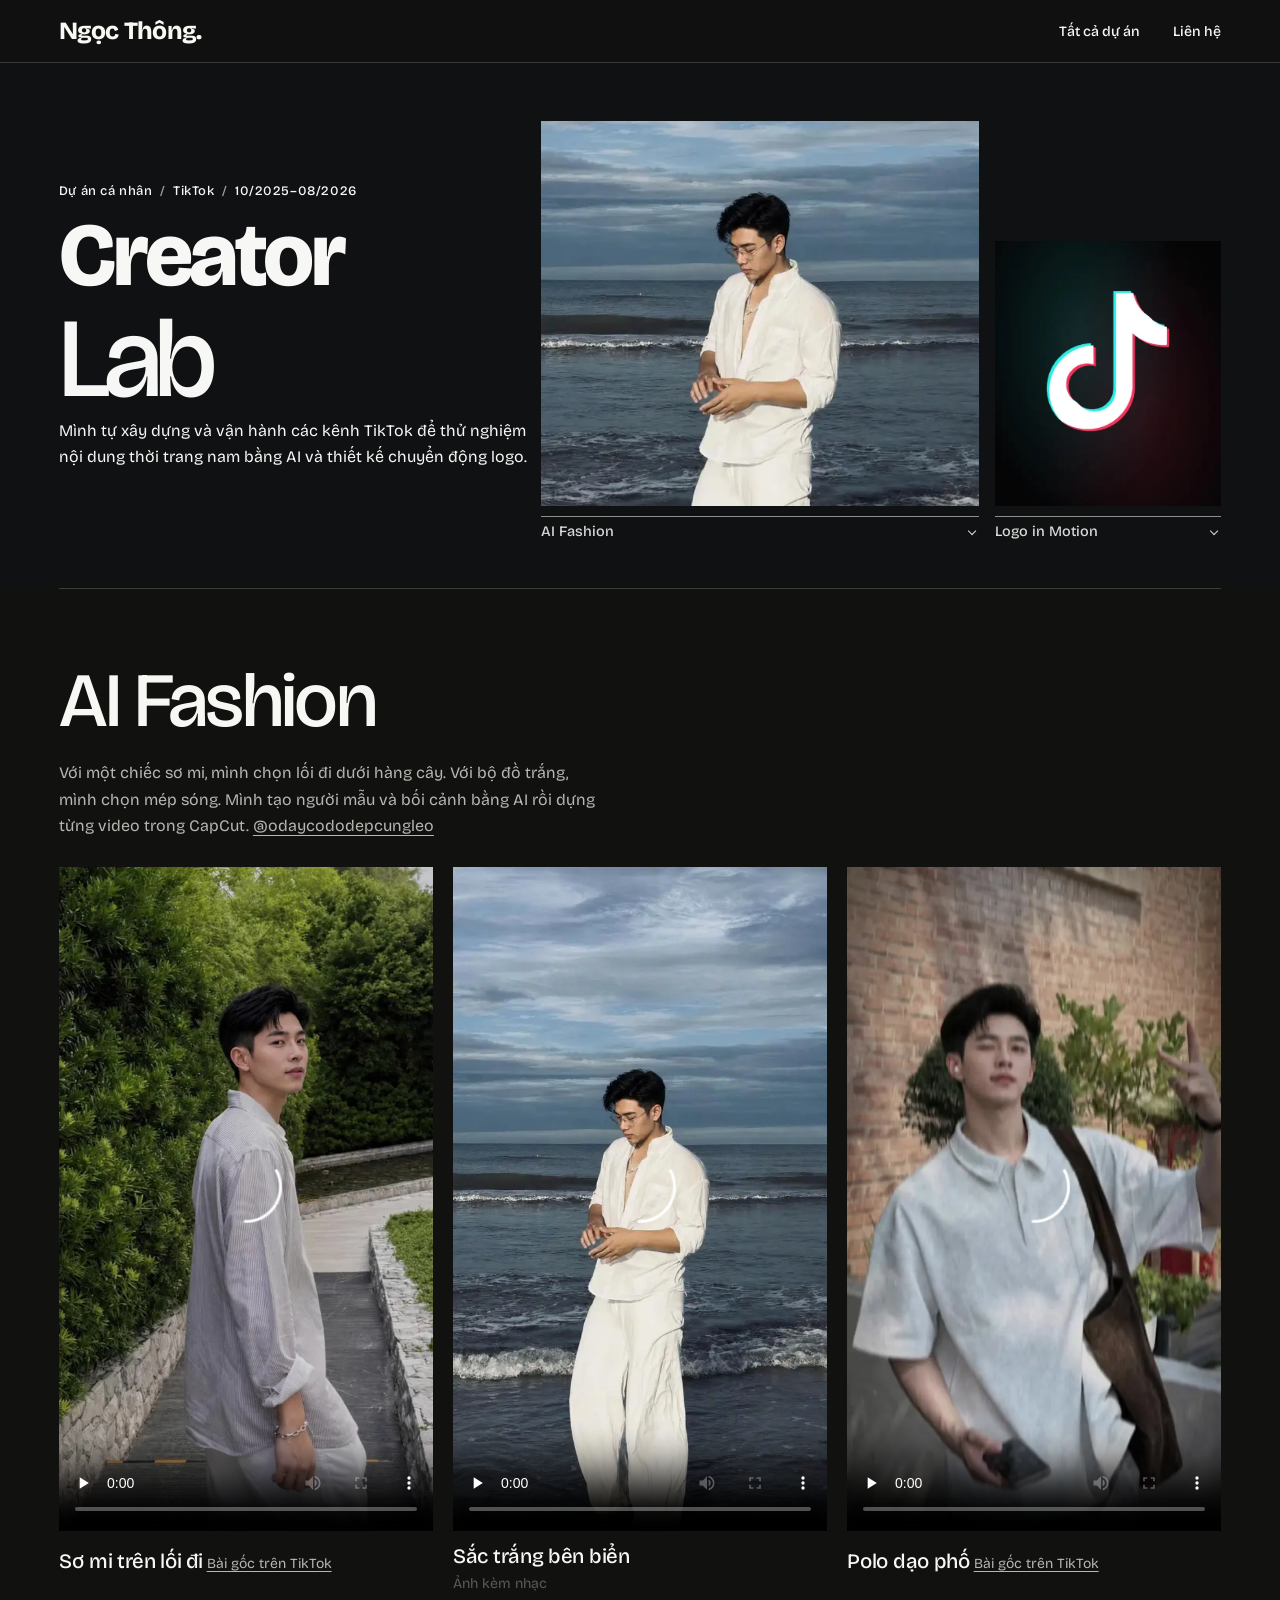
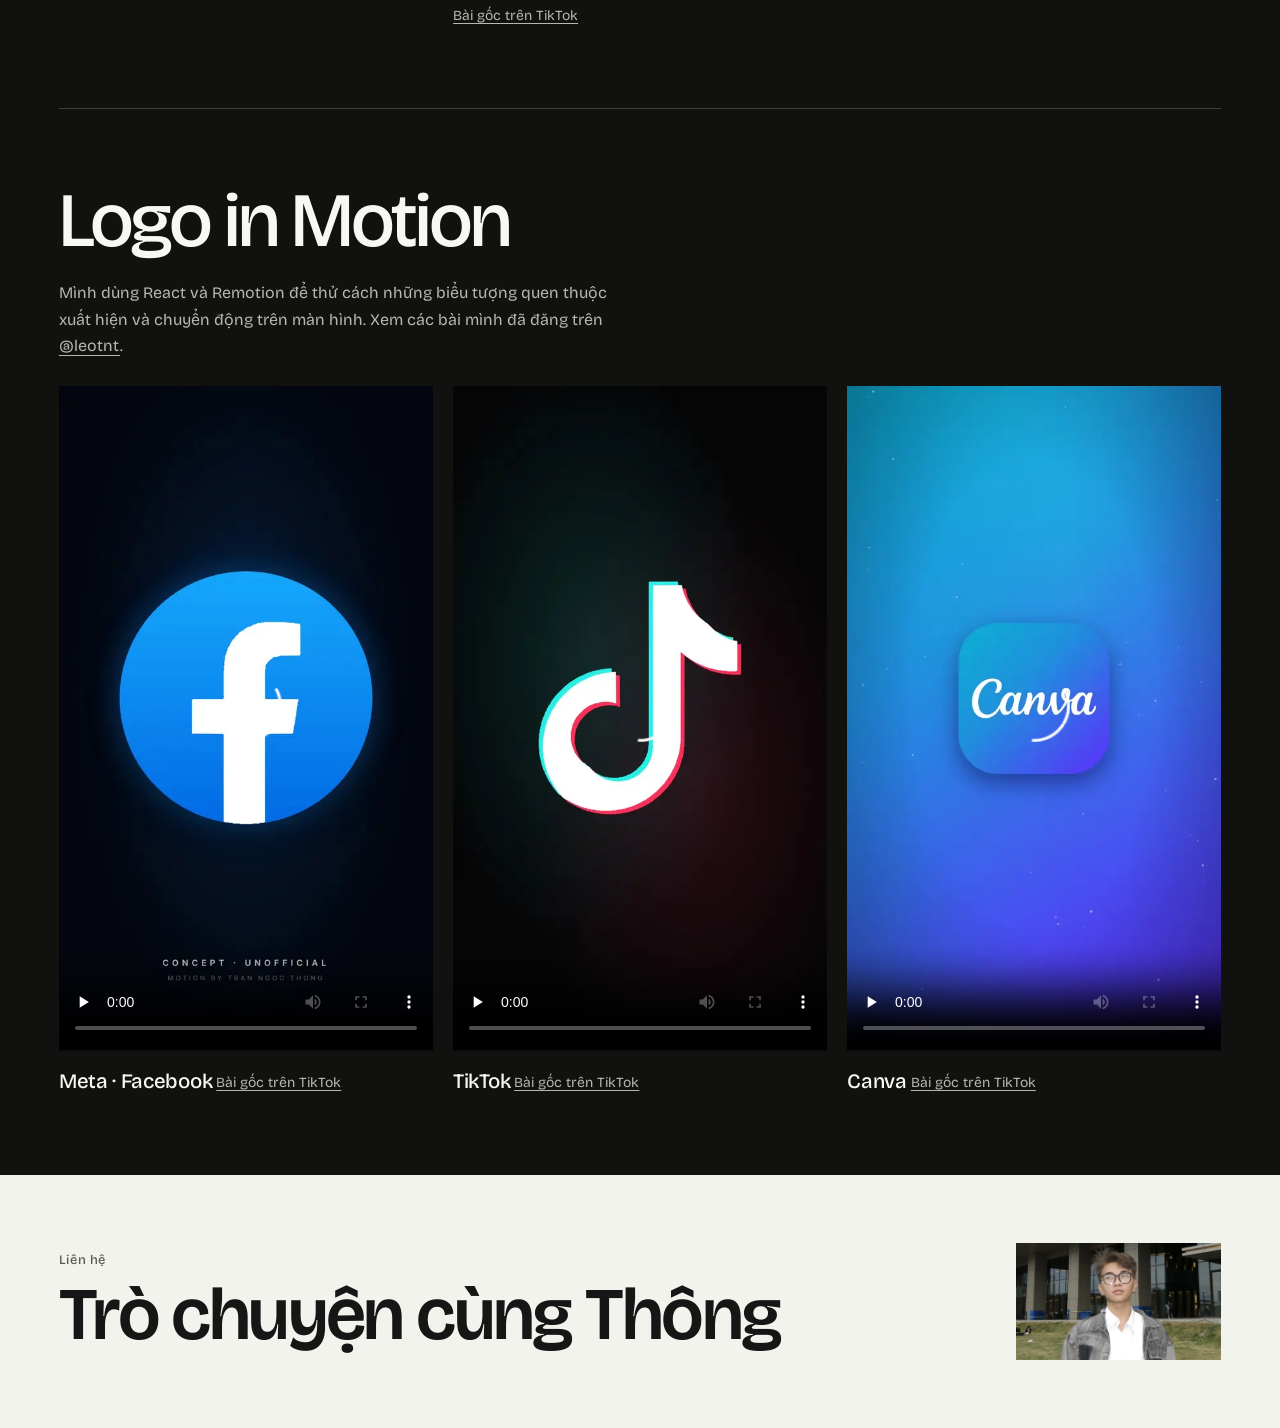
<file: du-an/motion.html>
<!doctype html>
<html lang="vi">
<head>
  <meta charset="utf-8">
  <meta name="viewport" content="width=device-width, initial-scale=1">
  <meta http-equiv="refresh" content="0; url=creator-lab.html#logo-in-motion">
  <link rel="canonical" href="creator-lab.html">
  <title>Logo in Motion · Creator Lab — Ngọc Thông</title>
</head>
<body>
  <p><a href="creator-lab.html#logo-in-motion">Xem Logo in Motion trong dự án Creator Lab</a></p>
</body>
</html>
</file>
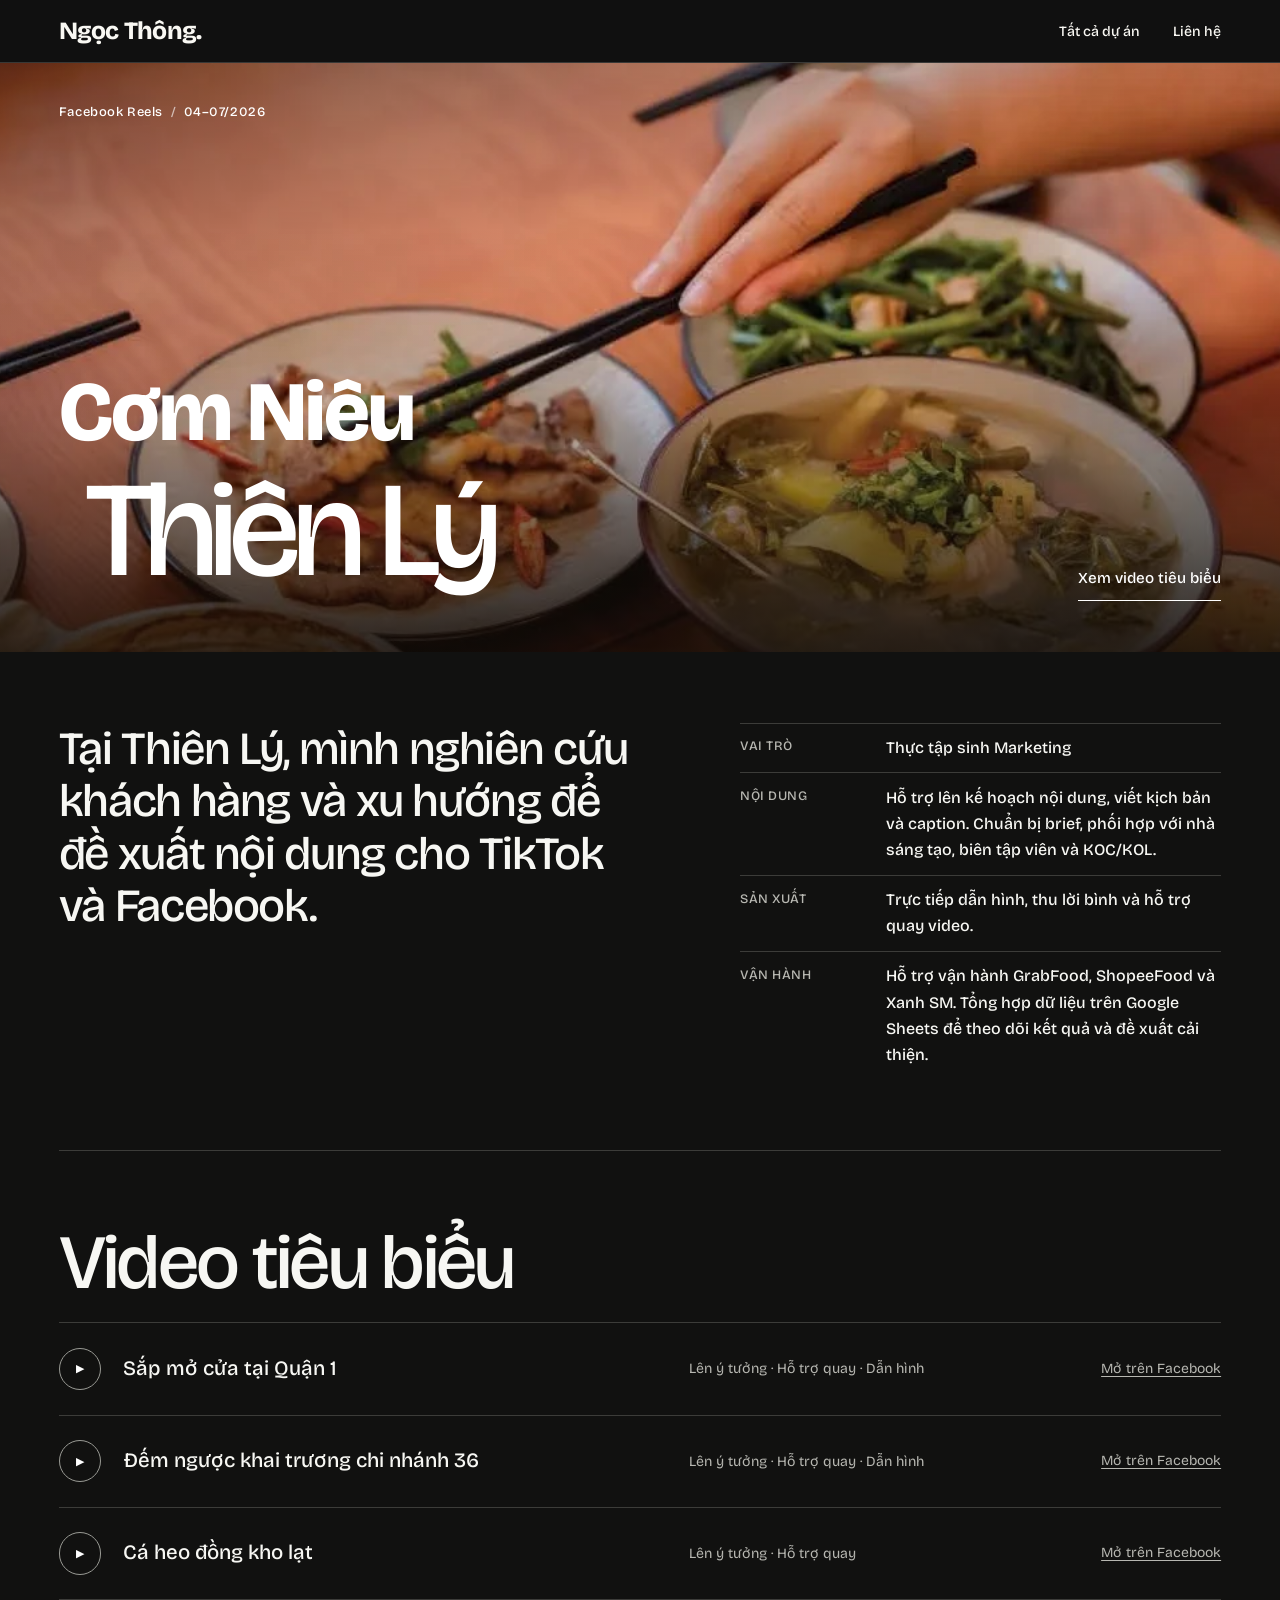
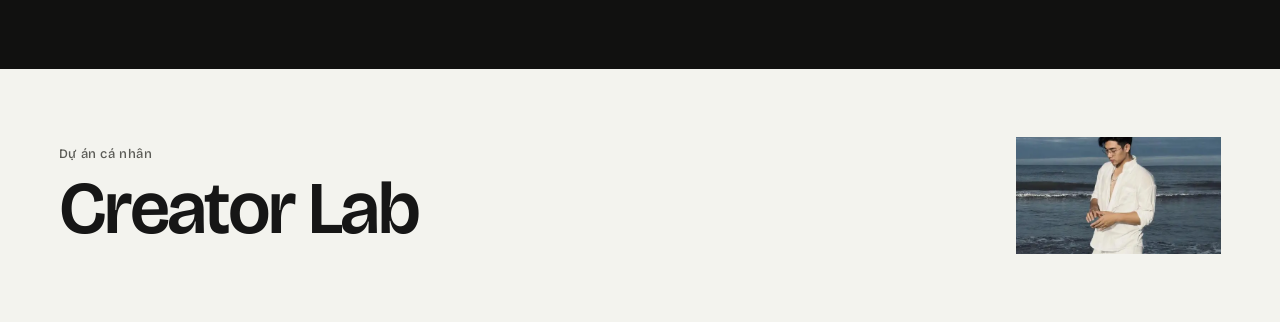
<file: du-an/thien-ly.html>
<!doctype html>
<html lang="vi">
<head>
  <meta charset="utf-8">
  <meta name="viewport" content="width=device-width, initial-scale=1">
  <meta name="description" content="Kinh nghiệm thực tập Marketing của Ngọc Thông tại Cơm Niêu Thiên Lý, từ nội dung mạng xã hội và sản xuất video đến vận hành kênh giao đồ ăn.">
  <meta name="theme-color" content="#090909">
  <title>Cơm Niêu Thiên Lý — Ngọc Thông</title>
  <link rel="icon" href="../assets/favicon.svg" type="image/svg+xml">
  <link rel="stylesheet" href="../fonts.css">
  <link rel="stylesheet" href="../style.css?v=4">
  <link rel="stylesheet" href="../display-font.css">
  <link rel="stylesheet" href="../casebook.css?v=7">
  <script defer src="../case-player.js?v=4"></script>
  <link rel="stylesheet" href="../studio-type.css?v=1">
</head>
<body class="casebook casebook--thien-ly">
  <a class="case-skip" href="#case-main">Đến nội dung</a>
  <header class="casebar">
    <div class="case-wrap casebar__inner">
      <a class="case-signature" href="../index.html" aria-label="Ngọc Thông, trang chủ">Ngọc Thông<span>.</span></a>
      <nav aria-label="Điều hướng chính">
        <a class="backlink" href="../index.html#du-an">Tất cả dự án</a>
        <a href="../index.html#lien-he">Liên hệ</a>
      </nav>
    </div>
  </header>
  <main id="case-main">
    <header class="food-hero">
      <img class="food-scene" src="../assets/work/social.webp" width="1110" height="597" alt="Mâm cơm tại Cơm Niêu Thiên Lý." fetchpriority="high">
      <div class="case-wrap food-cover">
        <p class="case-meta">Facebook Reels <span>/</span> 04–07/2026</p>
        <div class="food-signature">
          <h1>Cơm Niêu <em>Thiên Lý</em></h1>
          <a class="food-watch" href="#tac-pham">Xem video tiêu biểu</a>
        </div>
      </div>
    </header>
    <div class="case-wrap">
      <div class="case-description">
        <p class="case-lede">Tại Thiên Lý, mình nghiên cứu khách hàng và xu hướng để đề xuất nội dung cho TikTok và Facebook.</p>
        <dl class="credits">
        <div><dt>Vai trò</dt><dd>Thực tập sinh Marketing</dd></div>
        <div><dt>Nội dung</dt><dd>Hỗ trợ lên kế hoạch nội dung, viết kịch bản và caption. Chuẩn bị brief, phối hợp với nhà sáng tạo, biên tập viên và KOC/KOL.</dd></div>
        <div><dt>Sản xuất</dt><dd>Trực tiếp dẫn hình, thu lời bình và hỗ trợ quay video.</dd></div>
        <div><dt>Vận hành</dt><dd>Hỗ trợ vận hành GrabFood, ShopeeFood và Xanh SM. Tổng hợp dữ liệu trên Google Sheets để theo dõi kết quả và đề xuất cải thiện.</dd></div>
      </dl>
      </div>
      <section id="tac-pham" class="project-samples" aria-labelledby="sample-heading">
      <h2 id="sample-heading">Video tiêu biểu</h2>
      <div class="reel-list">
        <a data-screening href="https://www.facebook.com/reel/1311036094475687" target="_blank" rel="noopener noreferrer">
          <strong>Sắp mở cửa tại Quận 1</strong><small>Lên ý tưởng · Hỗ trợ quay · Dẫn hình</small>
        </a>
        <a data-screening href="https://www.facebook.com/reel/1015452274187072" target="_blank" rel="noopener noreferrer">
          <strong>Đếm ngược khai trương chi nhánh 36</strong><small>Lên ý tưởng · Hỗ trợ quay · Dẫn hình</small>
        </a>
        <a data-screening href="https://www.facebook.com/reel/1641033200343477" target="_blank" rel="noopener noreferrer">
          <strong>Cá heo đồng kho lạt</strong><small>Lên ý tưởng · Hỗ trợ quay</small>
        </a>
      </div>
    </section>
    </div>
  </main>
  <footer class="project-next">
    <div class="case-wrap">
      <a href="creator-lab.html" class="next-link">
        <img src="../assets/work/fashion-shore.webp" loading="lazy" alt="" width="150" height="100">
        <span><small>Dự án cá nhân</small><strong>Creator Lab</strong></span>
      </a>
    </div>
  </footer>
  <dialog class="screening-dialog" id="screening-dialog" aria-labelledby="screening-title">
    <div class="screening-dialog__head">
      <h2 id="screening-title"></h2>
      <form method="dialog"><button type="submit" autofocus>Đóng</button></form>
      <a class="screening-dialog__source" target="_blank" rel="noopener noreferrer"></a>
    </div>
    <div class="screening-stage"></div>
  </dialog>
</body>
</html>
</file>
<file: fonts.css>
@font-face {
  font-family: 'Be Vietnam Pro';
  font-style: normal;
  font-weight: 400;
  font-display: swap;
  src: url(assets/fonts/QdVPSTAyLFyeg_IDWvOJmVES_Hw4BXoKZA.woff2) format('woff2');
  unicode-range: U+0102-0103, U+0110-0111, U+0128-0129, U+0168-0169, U+01A0-01A1, U+01AF-01B0, U+0300-0301, U+0303-0304, U+0308-0309, U+0323, U+0329, U+1EA0-1EF9, U+20AB;
}

@font-face {
  font-family: 'Be Vietnam Pro';
  font-style: normal;
  font-weight: 400;
  font-display: swap;
  src: url(assets/fonts/QdVPSTAyLFyeg_IDWvOJmVES_Hw3BXo.woff2) format('woff2');
  unicode-range: U+0000-00FF, U+0131, U+0152-0153, U+02BB-02BC, U+02C6, U+02DA, U+02DC, U+0304, U+0308, U+0329, U+2000-206F, U+20AC, U+2122, U+2191, U+2193, U+2212, U+2215, U+FEFF, U+FFFD;
}

@font-face {
  font-family: 'Be Vietnam Pro';
  font-style: normal;
  font-weight: 500;
  font-display: swap;
  src: url(assets/fonts/QdVMSTAyLFyeg_IDWvOJmVES_HTEJm86Rb0bcw.woff2) format('woff2');
  unicode-range: U+0102-0103, U+0110-0111, U+0128-0129, U+0168-0169, U+01A0-01A1, U+01AF-01B0, U+0300-0301, U+0303-0304, U+0308-0309, U+0323, U+0329, U+1EA0-1EF9, U+20AB;
}

@font-face {
  font-family: 'Be Vietnam Pro';
  font-style: normal;
  font-weight: 500;
  font-display: swap;
  src: url(assets/fonts/QdVMSTAyLFyeg_IDWvOJmVES_HTEJm81Rb0.woff2) format('woff2');
  unicode-range: U+0000-00FF, U+0131, U+0152-0153, U+02BB-02BC, U+02C6, U+02DA, U+02DC, U+0304, U+0308, U+0329, U+2000-206F, U+20AC, U+2122, U+2191, U+2193, U+2212, U+2215, U+FEFF, U+FFFD;
}

@font-face {
  font-family: 'Be Vietnam Pro';
  font-style: normal;
  font-weight: 600;
  font-display: swap;
  src: url(assets/fonts/QdVMSTAyLFyeg_IDWvOJmVES_HToIW86Rb0bcw.woff2) format('woff2');
  unicode-range: U+0102-0103, U+0110-0111, U+0128-0129, U+0168-0169, U+01A0-01A1, U+01AF-01B0, U+0300-0301, U+0303-0304, U+0308-0309, U+0323, U+0329, U+1EA0-1EF9, U+20AB;
}

@font-face {
  font-family: 'Be Vietnam Pro';
  font-style: normal;
  font-weight: 600;
  font-display: swap;
  src: url(assets/fonts/QdVMSTAyLFyeg_IDWvOJmVES_HToIW81Rb0.woff2) format('woff2');
  unicode-range: U+0000-00FF, U+0131, U+0152-0153, U+02BB-02BC, U+02C6, U+02DA, U+02DC, U+0304, U+0308, U+0329, U+2000-206F, U+20AC, U+2122, U+2191, U+2193, U+2212, U+2215, U+FEFF, U+FFFD;
}

@font-face {
  font-family: 'Be Vietnam Pro';
  font-style: normal;
  font-weight: 700;
  font-display: swap;
  src: url(assets/fonts/QdVMSTAyLFyeg_IDWvOJmVES_HSMIG86Rb0bcw.woff2) format('woff2');
  unicode-range: U+0102-0103, U+0110-0111, U+0128-0129, U+0168-0169, U+01A0-01A1, U+01AF-01B0, U+0300-0301, U+0303-0304, U+0308-0309, U+0323, U+0329, U+1EA0-1EF9, U+20AB;
}

@font-face {
  font-family: 'Be Vietnam Pro';
  font-style: normal;
  font-weight: 700;
  font-display: swap;
  src: url(assets/fonts/QdVMSTAyLFyeg_IDWvOJmVES_HSMIG81Rb0.woff2) format('woff2');
  unicode-range: U+0000-00FF, U+0131, U+0152-0153, U+02BB-02BC, U+02C6, U+02DA, U+02DC, U+0304, U+0308, U+0329, U+2000-206F, U+20AC, U+2122, U+2191, U+2193, U+2212, U+2215, U+FEFF, U+FFFD;
}

@font-face {
  font-family: 'Cormorant Garamond';
  font-style: italic;
  font-weight: 600;
  font-display: swap;
  src: url(assets/fonts/co3smX5slCNuHLi8bLeY9MK7whWMhyjYrGFEsdtdc62E6zd5LDf-hdM8Efs.woff2) format('woff2');
  unicode-range: U+0460-052F, U+1C80-1C8A, U+20B4, U+2DE0-2DFF, U+A640-A69F, U+FE2E-FE2F;
}

@font-face {
  font-family: 'Cormorant Garamond';
  font-style: italic;
  font-weight: 600;
  font-display: swap;
  src: url(assets/fonts/co3smX5slCNuHLi8bLeY9MK7whWMhyjYrGFEsdtdc62E6zd5LDf-jNM8Efs.woff2) format('woff2');
  unicode-range: U+0301, U+0400-045F, U+0490-0491, U+04B0-04B1, U+2116;
}

@font-face {
  font-family: 'Cormorant Garamond';
  font-style: italic;
  font-weight: 600;
  font-display: swap;
  src: url(assets/fonts/co3smX5slCNuHLi8bLeY9MK7whWMhyjYrGFEsdtdc62E6zd5LDf-h9M8Efs.woff2) format('woff2');
  unicode-range: U+0102-0103, U+0110-0111, U+0128-0129, U+0168-0169, U+01A0-01A1, U+01AF-01B0, U+0300-0301, U+0303-0304, U+0308-0309, U+0323, U+0329, U+1EA0-1EF9, U+20AB;
}

@font-face {
  font-family: 'Cormorant Garamond';
  font-style: italic;
  font-weight: 600;
  font-display: swap;
  src: url(assets/fonts/co3smX5slCNuHLi8bLeY9MK7whWMhyjYrGFEsdtdc62E6zd5LDf-iNM8.woff2) format('woff2');
  unicode-range: U+0000-00FF, U+0131, U+0152-0153, U+02BB-02BC, U+02C6, U+02DA, U+02DC, U+0304, U+0308, U+0329, U+2000-206F, U+20AC, U+2122, U+2191, U+2193, U+2212, U+2215, U+FEFF, U+FFFD;
}

@font-face {
  font-family: 'Cormorant Garamond';
  font-style: normal;
  font-weight: 600;
  font-display: swap;
  src: url(assets/fonts/co3umX5slCNuHLi8bLeY9MK7whWMhyjypVO7abI26QOD_iE9KnnOiss4.woff2) format('woff2');
  unicode-range: U+0460-052F, U+1C80-1C8A, U+20B4, U+2DE0-2DFF, U+A640-A69F, U+FE2E-FE2F;
}

@font-face {
  font-family: 'Cormorant Garamond';
  font-style: normal;
  font-weight: 600;
  font-display: swap;
  src: url(assets/fonts/co3umX5slCNuHLi8bLeY9MK7whWMhyjypVO7abI26QOD_iE9KnDOiss4.woff2) format('woff2');
  unicode-range: U+0301, U+0400-045F, U+0490-0491, U+04B0-04B1, U+2116;
}

@font-face {
  font-family: 'Cormorant Garamond';
  font-style: normal;
  font-weight: 600;
  font-display: swap;
  src: url(assets/fonts/co3umX5slCNuHLi8bLeY9MK7whWMhyjypVO7abI26QOD_iE9KnvOiss4.woff2) format('woff2');
  unicode-range: U+0102-0103, U+0110-0111, U+0128-0129, U+0168-0169, U+01A0-01A1, U+01AF-01B0, U+0300-0301, U+0303-0304, U+0308-0309, U+0323, U+0329, U+1EA0-1EF9, U+20AB;
}

@font-face {
  font-family: 'Cormorant Garamond';
  font-style: normal;
  font-weight: 600;
  font-display: swap;
  src: url(assets/fonts/co3umX5slCNuHLi8bLeY9MK7whWMhyjypVO7abI26QOD_iE9KnTOig.woff2) format('woff2');
  unicode-range: U+0000-00FF, U+0131, U+0152-0153, U+02BB-02BC, U+02C6, U+02DA, U+02DC, U+0304, U+0308, U+0329, U+2000-206F, U+20AC, U+2122, U+2191, U+2193, U+2212, U+2215, U+FEFF, U+FFFD;
}
</file>
<file: style.css>
:root {
  color-scheme: dark;
  --black: #090909;
  --white: #f5f5f2;
  --dim: #b5b5b2;
  --line: #30302e;
  --sans: 'Be Vietnam Pro', sans-serif;
  --display: 'Be Vietnam Pro', sans-serif;
  --serif: 'Cormorant Garamond', Georgia, serif;
}

*, *::before, *::after { box-sizing: border-box; }
[hidden] { display: none !important; }
html { scroll-behavior: smooth; }
body { margin: 0; background: var(--black); color: var(--white); font: 400 1rem/1.65 var(--sans); }
a { color: inherit; text-decoration: none; }
button { color: inherit; font: inherit; }
img { display: block; max-width: 100%; }
:focus-visible { outline: 2px solid currentColor; outline-offset: 5px; }
h1, h2, h3, p, figure { margin: 0; }
.wrap { width: min(100% - 2 * clamp(1.25rem, 5.3vw, 6rem), 87rem); margin-inline: auto; }
.intro { --side-space: max(0px, calc(100vw - 56.25svh)); --upper-space: max(0px, calc(100svh - 177.7778vw)); --video-alignment: .6; position: relative; height: 100svh; min-height: 15rem; overflow: hidden; isolation: isolate; background: #0a0d0d; }
.intro__media, .intro__screen { position: absolute; inset: 0; }
.intro__media { background: linear-gradient(#0a0d0d99, #0a0d0dbb), url('assets/intro-poster.webp') center / cover; }
.intro__ambience { position: absolute; inset: 0; width: 100%; height: 100%; opacity: 0; filter: saturate(.55) brightness(.87) blur(clamp(.5rem, 1.25vw, 1.3rem)); transition: opacity .35s ease; }
.intro--ambient .intro__ambience { opacity: 1; }
.intro__media::before { content: ''; position: absolute; z-index: 1; inset: 0; background: linear-gradient(90deg, #080808e0, transparent 44%, transparent 74%, #08080880); pointer-events: none; }
.intro__screen { z-index: 1; }
.intro__screen video, .intro__end { position: absolute; inset: 0; display: block; width: 100%; height: 100%; object-fit: contain; object-position: calc(var(--video-alignment) * 100%) center; }
.intro--ambient .intro__screen :is(video, .intro__end) {
  --left-edge: calc(var(--side-space) * var(--video-alignment));
  --right-edge: calc(100% - var(--side-space) * (1 - var(--video-alignment)));
  --blend: min(1.25rem, calc(var(--side-space) * .06));
  mask-image: linear-gradient(90deg, transparent var(--left-edge), #000 calc(var(--left-edge) + var(--blend)), #000 calc(var(--right-edge) - var(--blend)), transparent var(--right-edge));
}
.intro__end { z-index: 1; }
.intro__signature { position: absolute; z-index: 2; inset: 0; pointer-events: none; }
.intro--complete .intro__signature { background: linear-gradient(90deg, #080808a6, #08080840 37%, transparent 64%); }
.intro__name { position: absolute; left: clamp(1.5rem, 6vw, 7rem); top: 50%; transform: translateY(-50%); color: #faf9f7; font: 600 clamp(5rem, 12.1vw, 13rem)/.8 var(--serif); letter-spacing: -.07em; text-shadow: 0 .04em .2em #0007; }
.intro__name > span { display:block; }
.intro__name > span + span { margin-inline-start:.35em; }
.intro__name i { display:inline-block; font-style:inherit; }
@media (prefers-reduced-motion:no-preference) {
  .intro--complete .intro__name i {
    transform-origin:0 90%;
    animation: title-letter 760ms cubic-bezier(.18,.72,.22,1) calc(var(--i) * 64ms) both;
  }
  @keyframes title-letter {
    from {opacity:0; transform:translateY(.22em) rotate(4deg);}
    to {opacity:1; transform:none;}
  }
}

.intro__sound { position:absolute; right:4%; bottom:max(1.25rem,env(safe-area-inset-bottom)); z-index:3; display:grid; place-items:center; width:44px; height:44px; border:1px solid #ffffff70; border-radius:50%; background:#10101080; color:white; cursor:pointer; }
.intro__sound [data-icon] { display:none; }
.intro__sound[data-state="play"] [data-icon="play"], .intro__sound[data-state="muted"] [data-icon="muted"], .intro__sound[data-state="sound"] [data-icon="sound"] { display:inline; }
.intro__error { position: absolute; z-index: 3; inset: auto 1rem 1rem; width: fit-content; margin-inline: auto; color: var(--dim); background: var(--black); padding: .5rem .85rem; }

@media (max-width: 48rem) {
  .intro { --video-alignment: .5; }
  .intro--ambient .intro__screen :is(video, .intro__end) {
    --top-edge: calc(var(--upper-space) / 2);
    --blend: min(.85rem, calc(var(--upper-space) * .12));
    mask-image: linear-gradient(180deg, transparent var(--top-edge), #000 calc(var(--top-edge) + var(--blend)), #000 calc(100% - var(--top-edge) - var(--blend)), transparent calc(100% - var(--top-edge)));
  }
  .intro__media::before { background: linear-gradient(180deg, #08080899, transparent 12%, transparent 83%, #080808c0); }
  .intro--complete .intro__signature { background: linear-gradient(0deg, #080808d9, #08080860 26%, transparent 48%); }
  .intro__name { top: auto; bottom: clamp(4.4rem, 16svh, 10rem); left: 5.5%; transform: none; font-size: clamp(3.1rem, 16vw, 8rem); white-space: nowrap; }
}

@media (prefers-reduced-motion: reduce) {
  html { scroll-behavior: auto; }
  .intro__ambience { transition: none; }

}

/* The work pages use a paper ground and two contrasting typesetting voices. */
:root {
  --paper: #f4f3ef;
  --ink: #161615;
  --subtle: #5a5a56;
  --rule: #c6c5be;
}
.project-head { padding-block: clamp(2.1rem, 5.2vw, 5rem) clamp(1.9rem, 3vw, 3rem); }
.backlink { color: var(--subtle); display: inline-block; font-size: .9rem; text-decoration: underline; text-underline-offset: .25em; margin-bottom: clamp(2rem, 4vw, 3.6rem); }
.project-head .kicker { color: var(--subtle); }
.project-head h1 { font-size: clamp(3.25rem, 8.8vw, 8.5rem); margin: .45rem 0 1rem; }
.project-lede { font-size: clamp(1.05rem, 1.6vw, 1.45rem); line-height: 1.6; max-width: 58ch; }
.credits { margin: clamp(1.75rem, 3.2vw, 3.2rem) 0 0; padding-top: 1.1rem; border-top: 1px solid var(--rule); display: flex; flex-wrap: wrap; gap: 1rem clamp(2rem, 5vw, 5.2rem); }
.credits dt { text-transform: uppercase; font: 600 .74rem/1.7 var(--sans); letter-spacing: .09em; color: var(--subtle); margin-bottom: .25rem; }
.credits dd { margin: 0; font-weight: 500; }
.project-samples { padding-bottom: clamp(3.5rem, 7vw, 7rem); }
.project-samples h2 { font: 600 clamp(2.05rem, 3.9vw, 4rem)/1.08 var(--serif); letter-spacing: -.035em; margin-bottom: 1.2rem; }
.sample-grid { display: grid; grid-template-columns: repeat(3,minmax(0,1fr)); gap: clamp(.75rem, 2.1vw, 2.5rem); }
.sample { display: block; }
.sample img { width: 100%; aspect-ratio: 9/16; height: auto; object-fit: cover; }
.sample__caption { display: grid; gap: .08rem; margin-top: .6rem; }
.sample__caption strong { font-size: clamp(1rem, 1.6vw, 1.55rem); letter-spacing: -.04em; }
.sample__caption small, .reel-list small { color: var(--subtle); font-size: .88rem; }
.sample:hover strong, .reel-list a:hover strong, .project-next a:hover { text-decoration: underline; text-decoration-thickness: 1px; text-underline-offset: .18em; }
.project-wide { margin: 0 0 1.5rem; }
.project-wide img, img.project-wide { width: 100%; height: auto; max-height: 32rem; object-fit: cover; }
.project-wide figcaption { margin-top: .35rem; font-size: .87rem; color: var(--subtle); }
.reel-list { padding: 0; margin: 0; list-style: none; }
.reel-list a { display: flex; justify-content: space-between; align-items: center; gap: .9rem; border-top: 1px solid var(--rule); padding: 1.1rem 0; }
.reel-list strong { font-weight: 500; font-size: clamp(1rem, 1.7vw, 1.6rem); }
.project-next { background: var(--ink); color: var(--paper); padding-block: clamp(2.5rem, 5vw, 5rem); }
.project-next a { display: inline-block; margin-top: .35rem; font: italic 600 clamp(2.5rem, 5.5vw, 5.5rem)/1.15 var(--serif); letter-spacing: -.04em; }

@media (max-width: 44rem) {
  .sample-grid { grid-template-columns: 1fr; gap: 1.8rem; }
  .sample { display: grid; grid-template-columns: minmax(0,1fr) minmax(0,.88fr); gap: 1rem; align-items: center; }
  .reel-list a { align-items: flex-start; flex-direction: column; gap: .15rem; }
  .credits { display: grid; gap: .85rem; }
}
.sample__still { position: relative; display: block; }
.play-mark { position: absolute; right: .75rem; bottom: .75rem; display: grid; place-items: center; width: 2.5rem; aspect-ratio: 1; border-radius: 50%; background: #141414c7; border: 1px solid #ffffff9c; }
.play-mark::after { content: ''; margin-left: .16rem; border-top: .33rem solid transparent; border-bottom: .33rem solid transparent; border-left: .48rem solid white; }
.credits a { text-decoration: underline; text-underline-offset: .18em; }
.project-samples > p { color: var(--subtle); margin-bottom: 1rem; }
</file>
<file: screening.css>
body { background:#101112; }
.wrap { width:min(92%,100rem); }
.skip-work,.intro-work { position:absolute; z-index:5; }
.skip-work { position:fixed; transform:translateY(-150%); background:white;color:black;padding:.5rem 1rem; }
.skip-work:focus { transform:none; }
.intro-work { left:4%;bottom:1.25rem;width:42px;height:42px;border:1px solid #ffffff70;border-radius:50%;display:grid;place-items:center;background:#10101066; }
.intro-work span { width:9px;height:9px;border:solid white;border-width:0 1px 1px 0;transform:translateY(-2px) rotate(45deg); }
.rail { position:sticky;top:0;z-index:9;color:#eee;background:#101112f5;border-bottom:1px solid #ffffff24; }
.rail__inner,.rail nav,.outro-foot,.outro-foot nav { display:flex;align-items:center; }
.rail__inner,.outro-foot { justify-content:space-between; }
.signature { font-size:1.55rem;font-weight:790;letter-spacing:-.035em;white-space:nowrap; }
.rail nav,.outro-foot nav {gap:clamp(.8rem,2.5vw,2.8rem);}
.rail a,.outro-foot a {display:inline-flex;align-items:center;min-height:48px;}
.rail nav a,.outro-foot {font-size:.89rem;}
.rail a:hover,.outro a:hover {text-decoration:underline;text-underline-offset:4px;}
.projection {scroll-margin-top:3.1rem;padding:clamp(1.2rem,2vw,2.4rem) 0 clamp(3rem,6vw,6rem);color:#f5f5f3;background:#101112;}
.projection-head,.projection-stage,.film-selector {width:min(92%,100rem);margin-inline:auto;}
.projection-head {display:flex;align-items:baseline;justify-content:space-between;gap:1rem;margin-bottom:1.2rem;}
.projection-head h2 {font-size:clamp(1.35rem,2.3vw,2.75rem);font-weight:650;letter-spacing:-.055em;}
.projection-head p,.credit {font-size:clamp(.8rem,1vw,1rem);}
.projection-head p span {color:#777;margin-inline:.25rem;}
.feature {position:relative;isolation:isolate;overflow:hidden;display:flex;align-items:flex-end;min-height:clamp(28rem,61svh,47rem);color:white;background:#040608;}
.feature-art {position:absolute;inset:0 0 0 auto;width:77%;height:100%;object-fit:cover;z-index:-2;}
.feature--di-dong-viet .feature-art {object-position:52% 46%;}
.feature::before {content:"";position:absolute;inset:0;z-index:-1;background:linear-gradient(90deg,#030506 0%,#030506f0 21%,#03050676 45%,transparent 72%),linear-gradient(0deg,#0008,transparent 45%);}
.feature-copy {padding:clamp(1.5rem,3.5vw,4rem);width:min(56%,55rem);}
.credit {font-weight:560;color:#ddd;letter-spacing:.012em;}
.feature h3 {font-size:clamp(4rem,7.6vw,9rem);font-weight:790;line-height:.98;letter-spacing:-.032em;margin:.19em 0 .2em;text-wrap:balance;}
.feature-note {max-width:38ch;font-size:clamp(.91rem,1.13vw,1.17rem);line-height:1.5;color:#e7e7e7;}
.feature-links {display:flex;align-items:center;flex-wrap:wrap;gap:.75rem 1.2rem;margin-top:1.6rem;}
.feature-links a,.watch-preview {display:inline-flex;align-items:center;justify-content:space-between;gap:.7rem;min-height:42px;font-size:.92rem;font-weight:630;}
.feature-links a {color:#111;background:#f7f7f6;padding:.48rem .95rem;border-radius:.2rem;}
.feature-links a:hover {background:#dce3e9;}
.watch-preview {background:none;border:0;border-bottom:1px solid #999;padding:0;color:white;cursor:pointer;}



.feature--creator-lab .feature-art {width:86%;object-position:center;}
.film-selector {display:grid;grid-template-columns:repeat(3,minmax(0,1fr));gap:1rem;padding-top:.85rem;}
.film-selector button {display:flex;align-items:center;gap:clamp(.6rem,1.1vw,1.2rem);text-align:left;padding:.8rem 0;min-width:0;border:0;border-top:2px solid #494b4d;background:none;color:#aaa;cursor:pointer;font-weight:590;font-size:clamp(.9rem,1.35vw,1.45rem);letter-spacing:-.035em;}
.film-selector button[aria-pressed=true],.film-selector button:hover {color:white;border-color:currentColor;}
.film-selector img {width:clamp(42px,4.9vw,80px);height:clamp(37px,3.7vw,60px);object-fit:cover;}
.film-selector .project-mark {object-fit:contain;background:#fff;padding:3px;}

@media(prefers-reduced-motion:no-preference){.feature.is-selected .feature-art {animation:cut-in .36s ease-out;} @keyframes cut-in {from{opacity:.32;transform:scale(1.025);}to{opacity:1;transform:none;}}}
.preview-dialog {position:fixed;border:0;background:#101112;color:white;padding:.75rem;max-width:min(88rem,94vw);width:max-content;margin:auto;}
.preview-dialog::backdrop {background:#000d;}
.preview-dialog form {display:flex;justify-content:flex-end;}
.preview-dialog button,.outro-mail button {background:none;border:0;min-height:42px;cursor:pointer;color:inherit;}
.preview-dialog video {display:block;width:min(78vw,74rem);max-height:73svh;}
.outro {padding:clamp(3rem,6vw,7rem) 0 .7rem;background:#0a0b0b;color:white;}
.outro-head {display:flex;justify-content:space-between;align-items:end;gap:1rem;padding-bottom:3rem;}
.outro-head h2 {font-size:clamp(4rem,11vw,12rem);letter-spacing:-.04em;line-height:1;}
.outro-mail {display:grid;justify-items:start;}
.outro-mail a {font-size:clamp(1rem,1.8vw,2rem);text-decoration:underline;text-underline-offset:.2em;}
.contact-channels {width:100%;display:grid;grid-template-columns:repeat(auto-fit,minmax(min(100%,12rem),1fr));gap:.9rem 1.5rem;margin:1rem 0 0;}
.contact-channels dt {font-size:.8rem;color:#aaa;}
.contact-channels dd {margin:.1rem 0 0;}
.contact-channels dd a {font-size:1rem;}
.copy-status,.outro-mail button {color:#aaa;font-size:.85rem;}
.outro-foot {border-top:1px solid #444;}
@media(max-width:48rem){
 .projection-head {align-items:start;flex-direction:column;gap:.1rem;margin-bottom:.85rem;}
 .feature {min-height:0;display:grid;grid-template-rows:clamp(12rem,54vw,23rem) auto;background:#191a1c;}
 .feature-art,.feature--creator-lab .feature-art {position:relative;grid-row:1;width:100%;height:100%;object-fit:cover;}

 .feature::before {display:none;}
 .feature-copy {width:100%;padding:1.3rem;grid-row:2;}
 .feature h3 {font-size:clamp(2.8rem,9vw,4.6rem);line-height:1.04;}
 .feature-links {margin-top:1rem;}
 .film-selector {grid-template-columns:repeat(2,minmax(0,1fr));gap:0 .7rem;}
 .film-selector button {padding:.65rem 0;line-height:1.2;}
 .rail nav {gap:.8rem;}
 .outro-head {align-items:start;flex-direction:column;}
}
@media(max-width:36rem){
 .rail__inner {display:block;padding:.3rem 0;}
 .rail nav {justify-content:space-between;gap:.25rem;}
 .rail a {min-height:30px;}
 .rail nav a {font-size:.83rem;}
 .projection {scroll-margin-top:4.8rem;}
 .preview-dialog video {width:83vw;}
}

.personal-grid,.experience-grid {display:grid;align-items:center;grid-template-columns:1.2fr 1fr;gap:clamp(2rem,6vw,7rem);padding-block:clamp(3rem,6vw,6rem);}
.personal-grid h2,.experience h2 {font-size:clamp(3rem,6vw,7rem);letter-spacing:-.04em;line-height:1.08;}
.personal-role {margin:.85rem 0 1.3rem;font-weight:620;}
.personal-grid img {width:100%;height:auto;aspect-ratio:1.35;object-fit:cover;object-position:50% 38%;}
.experience {background:#f7f6f2;color:#191915;}
.experience-grid {align-items:start;grid-template-columns:.8fr 1.2fr;}
.experience dl {margin:0;}
.experience dl div {border-top:1px solid #bbb;padding:.9rem 0;}
.experience dt {font-size:1.2rem;font-weight:650;}
.experience dd {margin:.3rem 0 0;line-height:1.5;}
.experience dd ul {margin:.65rem 0 0;padding-inline-start:1.15rem;font-size:.96rem;}
.experience dd li + li {margin-top:.45rem;}
.skill-group h3 {margin:0 0 .7rem;font-size:1rem;font-weight:600;}
.instruments .craft__tools {margin-top:0;border-top:0;padding-block:clamp(2.5rem,5vw,5rem);}
.personal,.experience,.instruments,.outro {scroll-margin-top:4rem;}
@media(max-width:48rem){
 .personal-grid,.experience-grid {grid-template-columns:1fr;gap:1.5rem;}
 .personal-grid img {max-height:20rem;}
 .rail__inner {display:block;padding:.3rem 0;}
 .rail nav {justify-content:space-between;gap:.4rem;flex-wrap:wrap;}
 .rail a {min-height:32px;}
 .personal[id],.experience[id],.craft[id],.projection[id],.outro[id] {scroll-margin-top:5.5rem;}
}
@media(max-width:26rem){
 .rail nav {display:grid;grid-template-columns:repeat(3,1fr);gap:0 .4rem;}
 .personal[id],.experience[id],.craft[id],.projection[id],.outro[id] {scroll-margin-top:7rem;}
}
</file>
<file: toolkit.css>
.craft {
  --paper-line: #c5c4bc;
  --paper-muted: #53534c;
  border-top: 1px solid var(--paper-line);
  background: #f7f6f2;
  color: #191915;
  color-scheme: light;
}
.craft, .craft__tools, .bio { scroll-margin-top: 4.5rem; }
.craft__spread { padding-block: clamp(4rem, 7vw, 8rem); }
.craft__skills, .craft__tools {
  display: grid;
  grid-template-columns: minmax(12rem, .78fr) minmax(0, 2fr);
  align-items: start;
  column-gap: clamp(2.5rem, 5.5vw, 6.5rem);
}
.craft__tools {
  margin-top: clamp(3rem, 5vw, 5.5rem);
  padding-top: clamp(2rem, 3.3vw, 3.6rem);
  border-top: 1px solid var(--paper-line);
}
.craft .craft__title {
  display: flex;
  flex-direction: column;
  align-items: flex-start;
  margin: -.06em 0 0;
  font: 600 clamp(3.7rem, 6.1vw, 6.5rem)/1.09 var(--sans);
  letter-spacing: -.085em;
}
.craft__title em {
  margin: -.15em 0 0 .37em;
  font: italic 600 1.22em/1.03 var(--serif);
  letter-spacing: -.075em;
}
.craft ul { list-style: none; padding: 0; margin: 0; }
.craft__role-columns, .craft__rack, .craft__extra { display: grid; gap: 0 clamp(1.4rem, 3vw, 3rem); }
.craft__role-columns { grid-template-columns: repeat(2, minmax(0, 1fr)); }
.craft__roles { border-top: 1px solid var(--paper-line); }
.craft__roles li { border-bottom: 1px solid var(--paper-line); }
.craft summary {
  display: flex;
  align-items: center;
  justify-content: space-between;
  gap: .65rem;
  cursor: pointer;
  list-style: none;
}
.craft summary::-webkit-details-marker { display: none; }
.craft summary::after {
  content: '';
  flex: 0 0 .72rem;
  height: .72rem;
  background: linear-gradient(currentColor, currentColor) center / 100% 1px no-repeat,
    linear-gradient(currentColor, currentColor) center / 1px 100% no-repeat;
}
.craft details[open] > summary::after { background-size: 100% 1px, 0 0; }
.craft summary:focus-visible, .craft a:focus-visible { outline: 2px solid currentColor; outline-offset: 3px; }
.craft__roles summary {
  min-height: 3.6rem;
  padding-block: .8rem;
  font: 500 clamp(1rem, 1.37vw, 1.38rem)/1.45 var(--sans);
  letter-spacing: -.045em;
}
.craft summary:hover, .craft__detail a:hover { text-decoration: underline; text-underline-offset: .24em; }
.craft__detail { padding: 0 1rem 1.25rem 0; }
.craft__detail p { max-width: 40ch; color: var(--paper-muted); font-size: .93rem; line-height: 1.65; }
.craft__detail a { display: inline-block; margin-top: .48rem; font-size: .85rem; font-weight: 600; text-decoration: underline; text-underline-offset: .25em; }
.craft__rack, .craft__extra { grid-template-columns: repeat(3, minmax(0, 1fr)); }
.craft__group h3 {
  padding-top: .65rem;
  margin: 0 0 1rem;
  border-top: 1px solid var(--paper-line);
  font: 500 .77rem/1.5 var(--sans);
  letter-spacing: .015em;
  color: var(--paper-muted);
}
.craft__group li { display: flex; align-items: center; gap: .6rem; margin-block: .5rem; font: 500 clamp(.95rem, 1.1vw, 1.12rem)/1.45 var(--sans); letter-spacing: -.035em; }
.craft__group img { height: 1.05em; width: 1.05em; flex: none; object-fit: contain; }
.craft__rack > .craft__group li:not(:has(img)) { padding-left: 1.65em; }
.craft__more { grid-column: 1 / -1; margin-top: 1.45rem; border-block: 1px solid var(--paper-line); }
.craft__more summary { min-height: 3.05rem; padding-block: .7rem; font: 500 .91rem/1.5 var(--sans); }
.craft__extra { padding-bottom: 1rem; }

.bio {
  color-scheme: dark;
  background: #171815;
  color: #f8f7f0;
}
.artist-grid {
  display: grid;
  grid-template-columns: minmax(0, 1.1fr) minmax(0, .9fr);
  grid-template-rows: auto 1fr;
  grid-template-areas: 'heading portrait' 'copy portrait';
  gap: clamp(1rem, 1.8vw, 2rem) clamp(3.5rem, 7.2vw, 7.9rem);
  padding-block: clamp(4.2rem, 7vw, 8rem);
}
.artist-heading { grid-area: heading; align-self: start; }
.artist-label { font: 500 .77rem/1.6 var(--sans); text-transform: uppercase; letter-spacing: .13em; }
.bio .artist-heading h2 {
  margin: .32em 0 0 -.048em;
  font: 600 clamp(4.9rem, 8.8vw, 10rem)/1.03 var(--sans);
  letter-spacing: -.088em;
  text-transform: none;
}
.artist-heading em {
  display: block;
  margin: -.13em 0 0 .39em;
  font: italic 600 1.23em/1 var(--serif);
  letter-spacing: -.08em;
}
.artist-portrait { grid-area: portrait; width: 100%; margin: 0; }
.artist-portrait img { width: 100%; height: 100%; max-height: 42rem; object-fit: cover; object-position: 50% 43%; }
.artist-copy { grid-area: copy; align-self: end; }
.artist-lede { max-width: 25em; font: 400 clamp(1.1rem, 1.52vw, 1.55rem)/1.55 var(--sans); letter-spacing: -.04em; }
.bio .artist-credits {
  display: grid;
  grid-template-columns: 1fr 1fr;
  column-gap: clamp(1.25rem, 2.2vw, 2.7rem);
  margin: clamp(1.85rem, 3.4vw, 3.65rem) 0 0;
}
.bio .artist-credits > div {
  display: grid;
  grid-row: span 2;
  grid-template-rows: subgrid;
  padding: .85rem 0 0;
  border-top: 1px solid #62625b;
}
.bio .artist-credits dt { font: 500 .78rem/1.55 var(--sans); color: #d6d6ce; }
.bio .artist-credits dd { margin: 0; color: inherit; }
.artist-credits strong { display: block; margin: .1em 0 .05em; font: 600 clamp(2.7rem, 4.4vw, 4.6rem)/1.13 var(--serif); letter-spacing: -.065em; }
.artist-credits span { display: block; max-width: 31ch; color: #ced0c7; font: 400 .87rem/1.65 var(--sans); }

@media (max-width: 61rem) {
  .craft__skills, .craft__tools { grid-template-columns: minmax(10.5rem, .62fr) minmax(0, 2fr); column-gap: 2.3rem; }
  .artist-grid { column-gap: 2.5rem; }
  .artist-portrait img { min-height: 30rem; }
}
@media (max-width: 47rem) {
  .craft__skills, .craft__tools { grid-template-columns: minmax(0, 1fr); row-gap: 1.65rem; }
  .craft .craft__title { display: block; font-size: clamp(3rem, 9vw, 4.7rem); }
  .craft__title em { margin: 0; }
  .artist-grid { grid-template-columns: minmax(0, 1fr); grid-template-rows: auto; grid-template-areas: 'heading' 'portrait' 'copy'; gap: 1.55rem; }
  .bio .artist-heading h2 { font-size: clamp(3.35rem, 11.2vw, 5.6rem); margin-top: .25em; }
  .artist-heading em { display: inline; margin: 0; }
  .artist-portrait img { height: auto; min-height: 0; max-height: none; aspect-ratio: 1.25; object-position: 50% 38%; }
  .artist-lede { max-width: 34em; }
}
@media (max-width: 35rem) {
  .craft__role-columns { grid-template-columns: minmax(0, 1fr); }
  .craft__roles + .craft__roles { border-top: 0; }
  .craft__roles summary { min-height: 3.25rem; }
  .craft__rack, .craft__extra { grid-template-columns: minmax(0, 1fr); }
  .craft__group { display: grid; grid-template-columns: minmax(0, .9fr) minmax(0, 1.1fr); column-gap: 1rem; padding-block: .6rem; border-top: 1px solid var(--paper-line); }
  .craft__group h3 { padding-top: .5rem; border: 0; margin: 0; }
  .craft__more { margin-top: .1rem; }
  .craft__extra { padding-bottom: 0; }
  .bio .artist-credits { column-gap: 1.1rem; }
}
</file>
<file: studio-type.css>
@font-face {
  font-family:"Bricolage Grotesque";
  src:url("assets/fonts/bricolage-variable.ttf") format("truetype");
  font-style:normal;
  font-weight:200 800;
  font-stretch:75% 100%;
  font-display:swap;
}
:root { --studio-display:"Bricolage Grotesque","Be Vietnam Pro",sans-serif; --sans:var(--studio-display); --serif:var(--studio-display); }
body,.casebook { font-family:var(--studio-display);font-optical-sizing:auto; }
.casebook { --case-serif:var(--studio-display);--case-display:var(--studio-display); }
body em {font-style:normal;}
@font-face {
  font-family: "Fraunces Title";
  font-style: italic;
  font-weight: 680;
  font-display: swap;
  src: url("assets/fonts/fraunces-title-italic.woff2") format("woff2");
}
.intro .intro__name {
  font: italic 680 clamp(3.1rem, 16vw, 7rem)/1.04 "Fraunces Title", Georgia, serif;
  letter-spacing: -.035em;
  white-space: nowrap;
  color: #fffcf5;
}
.intro .intro__name > span + span {
  margin-inline-start: .22em;
}
@media(min-width:48.01rem) {
  .intro .intro__name {
    left: 6%;
    font-size: clamp(3.8rem, 10.5vw, 13rem);
  }
}
.casebook .case-signature {font:760 1.55rem/1.25 var(--studio-display);letter-spacing:-.032em;}
.casebook h1 em,.casebook .next-link strong {font-style:normal;line-height:1.04;}
.casebook .ddv-hero,.casebook .lab-hero,.casebook .didi-hero {background:#101112;color:#f7f7f5;}
.casebook .ddv-titleline p,.casebook .didi-intent,.casebook .lab-diptych a {color:#d9d9d7;}
.casebook .ddv-titleline h1,.casebook .didi-opening h1 {white-space:normal;letter-spacing:-.035em;}
.casebook .lab-heading h1 {font-size:clamp(3.7rem,7vw,9rem);}
.casebook .lab-heading h1 em {margin:0;}
.craft .craft__title,.bio .artist-heading h2 {display:block;letter-spacing:-.035em;}
.craft .craft__title em,.artist-heading em {font:inherit;margin:0;letter-spacing:inherit;}
.craft .craft__title em {display:inline;}
.craft__roles summary {font-weight:550;}
.bio {background:#e3e5e3;color:#101112;}
.bio .artist-grid {grid-template-columns:minmax(0,.95fr) minmax(0,1.05fr);grid-template-areas:'portrait heading' 'portrait copy';}
.bio .artist-credits {color:#171717;}
.bio .artist-credits div,.bio .artist-credits dt,.bio .artist-credits dd span {color:#303231;border-color:#999;}
.bio .artist-credits strong {font-family:var(--studio-display);font-style:normal;color:#131513;}
@media(max-width:48rem){.bio .artist-grid {display:flex;flex-direction:column;}.bio .artist-portrait img {max-height:75svh;}.bio .artist-heading h2 em {display:inline;}}
</file>
<file: display-font.css>
@font-face {
  font-family: 'Barlow Condensed';
  font-style: normal;
  font-weight: 800;
  font-display: swap;
  src: url(assets/fonts/barlow-condensed-800-vietnamese.woff2) format('woff2');
  unicode-range: U+0102-0103, U+0110-0111, U+0128-0129, U+0168-0169, U+01A0-01A1, U+01AF-01B0, U+0300-0301, U+0303-0304, U+0308-0309, U+0323, U+0329, U+1EA0-1EF9, U+20AB;
}

@font-face {
  font-family: 'Barlow Condensed';
  font-style: normal;
  font-weight: 800;
  font-display: swap;
  src: url(assets/fonts/barlow-condensed-800-latin.woff2) format('woff2');
  unicode-range: U+0000-00FF, U+0131, U+0152-0153, U+02BB-02BC, U+02C6, U+02DA, U+02DC, U+0304, U+0308, U+0329, U+2000-206F, U+20AC, U+2122, U+2191, U+2193, U+2212, U+2215, U+FEFF, U+FFFD;
}
</file>
<file: casebook.css>
/* Shared project typography, navigation, galleries and screening room. */
.casebook {
  --case-ink: #111110;
  --case-paper: #f7f7f3;
  --case-muted: #b7b7b1;
  --case-rule: #3c3c39;
  --case-accent: #fff;
  --case-display: "Barlow Condensed", "Be Vietnam Pro", sans-serif;
  --case-serif: "Cormorant Garamond", Georgia, serif;
  --case-gutter: clamp(1.05rem, 4.6vw, 5rem);
  color-scheme: dark;
  background: var(--case-ink);
  color: var(--case-paper);
  font-family: "Be Vietnam Pro", sans-serif;
}
.case-wrap { width: min(calc(100% - 2 * var(--case-gutter)), 100rem); margin-inline: auto; }
.casebook :focus-visible { outline: 2px solid currentColor; outline-offset: 4px; }
.case-skip { position: fixed; z-index: 20; top: .5rem; left: .5rem; transform: translateY(-160%); background: #fff; color: #111; padding: .55rem .9rem; }
.case-skip:focus { transform: none; }
.casebar { color: #f9f8f3; background: #101010; border-bottom: 1px solid #383836; }
.casebar__inner { min-height: 3.9rem; display: flex; align-items: center; justify-content: space-between; gap: 1rem; }
.case-signature { font: italic 600 clamp(1.55rem, 2.15vw, 2.2rem)/1 var(--case-serif); letter-spacing: -.045em; text-decoration: none; white-space: nowrap; }
.casebar nav { display: flex; gap: clamp(.85rem, 2.6vw, 2.75rem); }
.casebar nav a { margin: 0; min-height: 44px; display: inline-flex; align-items: center; color: inherit; font: 500 .88rem/1.35 var(--sans); text-decoration: none; }
.casebar nav a:hover, .food-watch:hover, .casebook .next-link:hover strong { text-decoration: underline; text-underline-offset: .22em; text-decoration-thickness: 1px; }
.case-meta, .casebook .credits dt, .casebook .next-link small {
  font: 500 .81rem/1.6 var(--sans); letter-spacing: .045em;
}
.case-meta span { margin-inline: .3em; opacity: .62; }
.casebook h1 em { font-family: var(--case-serif); font-weight: 500; line-height: .85; letter-spacing: -.055em; }

.lab-hero { background: #f3f3ee; color: #161615; overflow: hidden; }
.lab-cover { position: relative; min-height: clamp(28rem, 41vw, 44rem); display: grid; grid-template-columns: .83fr 1.17fr; align-items: center; }
.lab-heading { position: relative; z-index: 1; padding: 2rem 0; }
.lab-heading h1 { margin: .11em 0 0; font: 800 clamp(5.7rem, 9.8vw, 12rem)/.99 var(--case-display); letter-spacing: -.035em; }
.lab-heading h1 em { display: block; width: fit-content; margin-left: .34em; font-size: 1.26em; }
.lab-diptych { display: grid; grid-template-columns: 1.55fr .8fr; grid-template-rows: minmax(0,1fr); height: clamp(24rem, 38vw, 37rem); gap: clamp(.55rem, 1.3vw, 1.3rem); align-items: start; padding: clamp(1.8rem, 3vw, 3.4rem) 0 1.3rem; }
.lab-diptych a { position: relative; min-width: 0; min-height: 0; display: grid; grid-template-rows: minmax(0,1fr) auto; gap: .6rem; color: #171715; height: 100%; }
.lab-diptych a:hover span { text-decoration: underline; text-underline-offset: .25em; }
.lab-diptych a.lab-motion { height: 72%; align-self: end; }
.lab-diptych img { width: 100%; height: 100%; min-height: 0; object-fit: cover; }
.lab-fashion img { object-position: center 42%; }
.lab-diptych span { display: flex; align-items: center; justify-content: space-between; font: 500 .9rem/1.4 var(--sans); border-top: 1px solid #90908a; padding: .35rem 0; }
.lab-diptych span::after { content: ""; display: block; width: .38rem; height: .38rem; border-right: 1px solid; border-bottom: 1px solid; transform: rotate(45deg); margin: 0 .25rem .22rem; }

.food-hero { position: relative; isolation: isolate; overflow: hidden; background: #2b1a11; color: #fff; }
.food-scene, .food-hero::after { position: absolute; inset: 0; width: 100%; height: 100%; }
.food-scene { object-fit: cover; object-position: 50% 55%; transform: scale(1.16); transform-origin: 52% 75%; z-index: -2; }
.food-hero::after { content: ""; z-index: -1; background: linear-gradient(0deg,#100b07d9 0%,#100b0733 45%,transparent 72%),linear-gradient(165deg,#120d0a88,transparent 43%); }
.food-cover { min-height: clamp(30rem, 46vw, 48rem); display: flex; flex-flow: column; justify-content: space-between; padding-block: clamp(1.55rem,3vw,3rem) clamp(1.8rem,4vw,4rem); }
.food-signature { display: flex; align-items: end; gap: 1rem 2rem; justify-content: space-between; }
.food-signature h1 { margin: 0; font: 800 clamp(3.4rem, 6.6vw, 7.3rem)/1.13 var(--case-display); letter-spacing: -.02em; }
.food-signature h1 em { display: block; margin-left: .19em; font-size: 1.6em; }
.food-watch { min-height: 44px; display: inline-flex; align-items: center; border-block-end: 1px solid #fff; color: inherit; font-size: .95rem; font-weight: 500; }
.case-description { display: grid; grid-template-columns: 1.1fr .9fr; gap: 8%; align-items: start; padding: clamp(2.5rem, 5.5vw, 5.5rem) 0; }
.case-lede { max-width: 30ch; font: 500 clamp(1.6rem, 3.6vw, 3.9rem)/1.14 var(--case-serif); letter-spacing: -.03em; }
.casebook .credits { display: block; margin: 0; padding: 0; border: 0; }
.casebook .credits > div { display: grid; grid-template-columns: minmax(5.5rem,.55fr) minmax(0,1.4fr); gap: .9rem; padding: .7rem 0; border-top: 1px solid var(--case-rule); }
.casebook .credits dt { color: var(--case-muted); margin: .1rem 0 0; }
.casebook .credits dd { margin: 0; font-size: 1rem; }
.casebook .project-samples { scroll-margin-top: 1rem; padding: clamp(2.6rem,5.4vw,5.8rem) 0; border-top: 1px solid var(--case-rule); }
.casebook .project-samples h2 { font: 500 clamp(2.7rem,6vw,6.5rem)/1.12 var(--case-serif); letter-spacing: -.035em; margin: 0 0 1rem; }
.casebook .project-samples > p { max-width: 55ch; color: var(--case-muted); font-size: 1rem; line-height: 1.65; margin: 0 0 1.7rem; }
.casebook .project-samples > p a { text-decoration: underline; text-underline-offset: .22em; overflow-wrap: anywhere; }
.casebook .sample-grid { display: grid; gap: clamp(.65rem,1.6vw,1.8rem); grid-template-columns: repeat(3,minmax(0,1fr)); }
.casebook .sample { display: block; min-width: 0; }
.casebook .sample__still { position: relative; display: block; overflow: hidden; background: #272726; aspect-ratio: 4/5; }
.casebook .sample__still img { display: block; width: 100%; height: 100%; object-fit: cover; }
.casebook .play-mark { width: clamp(2.3rem,3.5vw,3.35rem); right: clamp(.5rem,1vw,1rem); bottom: clamp(.5rem,1vw,1rem); color: #fff; background: #141414ba; border: 1px solid #ffffff9e; }
.casebook .play-mark::after { content: ""; width: 0; height: 0; margin-left: .12rem; border-block: .3rem solid transparent; border-left: .47rem solid currentColor; }
.casebook .sample:hover .play-mark, .casebook .sample:focus-visible .play-mark { background: #fafaf4; color: #141412; }
.casebook .sample__caption { display: block; margin: .68rem 0 0; }
.casebook .sample__caption strong { font: 500 clamp(.99rem,1.6vw,1.5rem)/1.45 var(--sans); letter-spacing: -.015em; }
.casebook .lab-video { display: block; width: 100%; aspect-ratio: 9/16; object-fit: contain; background: #0b0b0b; }
.casebook--creator .sample__caption small { display: block; }
.casebook .reel-list a[data-screening] { padding-block: 1.15rem; min-height: 5.7rem; display: grid; grid-template-columns: 2.75rem minmax(0,1.05fr) minmax(0,.75fr); align-items: center; justify-content: start; gap: clamp(.6rem,1.6vw,1.75rem); }
.casebook .reel-list a[data-screening]::before { content: "▶"; place-items: center; display: grid; width: 2.65rem; aspect-ratio: 1; border-radius: 50%; border: 1px solid #999a94; color: white; font: .7rem/1 Arial,sans-serif; }
.casebook .reel-list a[data-screening]:hover::before { background: #fafaf5; color: #111; }
.casebook .reel-list strong { font-size: clamp(1.02rem,1.6vw,1.5rem); line-height: 1.4; }
.casebook .reel-list small { color: var(--case-muted); }
.casebook .project-next { background: #f3f3ee; color: #161616; padding: 0; }
.casebook .next-link { display: flex; flex-direction: row-reverse; justify-content: space-between; align-items: center; gap: 1rem; padding: clamp(2.2rem,5.3vw,5rem) 0; margin: 0; font: inherit; }
.casebook .next-link img { width: clamp(5.2rem,16vw,15rem); height: auto; aspect-ratio: 1.75; object-fit: cover; }
.casebook .next-link small { color: #5b5b56; display: block; }
.casebook .next-link strong { display: block; margin-block-start: .35rem; font: 600 clamp(2.3rem,5.8vw,6.75rem)/1.05 var(--case-serif); letter-spacing: -.035em; }
.casebook .next-link:hover { text-decoration: none; }

@media (max-width: 48rem) {
  .case-description { gap: 1.75rem; grid-template-columns: 1fr; }
  .casebook .reel-list .screening-source { margin: -.4rem 0 .5rem 3.3rem; }
}
@media (max-width: 37rem) {
  .casebar__inner { min-height: 3.45rem; gap: .5rem; }
  .casebar nav { gap: .7rem; }
  .casebar nav a { font-size: .84rem; }
  .case-signature { font-size: 1.55rem; }
  .case-meta { font-size: .78rem; }
  .lab-cover { display: block; padding-block: 1.6rem 1.3rem; min-height: 0; }
  .lab-heading { padding: 0; }
  .lab-heading h1 { margin-block: .12em .15em; font-size: clamp(4.65rem,16vw,6.65rem); }
  .lab-heading h1 em { display: inline; margin: 0 0 0 .04em; font-size: 1.1em; }
  .lab-diptych { grid-template-columns: 1.35fr .9fr; height: clamp(14rem,69vw,20rem); padding: 0; gap: .8rem; }
  .food-cover { min-height: clamp(28rem,119vw,36rem); }
  .food-signature { align-items: start; flex-direction: column; gap: 1.2rem; }
  .food-signature h1 { font-size: clamp(3.1rem,12vw,5rem); }
  .casebook .sample-grid { grid-template-columns: repeat(2,minmax(0,1fr)); row-gap: 1.15rem; }
  .casebook--creator .screening-item:first-child { grid-column: 1/-1; }
  .casebook--creator .screening-item:first-child .sample__still { aspect-ratio: 1.6; }
  .casebook--creator .sample__still img { object-position: 50% 37%; }
  .casebook .play-mark { width: 2.15rem; }
  .casebook .reel-list a[data-screening] { grid-template-columns: 2rem minmax(0,1fr); gap: .3rem .75rem; min-height: 5rem; padding-block: .85rem; }
  .casebook .reel-list a[data-screening]::before { width: 2rem; grid-row: 1/3; }
  .casebook .reel-list a[data-screening] strong { grid-column: 2; }
  .casebook .reel-list a[data-screening] small { grid-column: 2; }
}

.casebook .screening-item { min-width: 0; }
.casebook .screening-source, .screening-dialog__source {
  display: inline-flex; align-items: center; min-height: 44px;
  padding: 0; width: fit-content; border: 0;
  font-size: .87rem; color: var(--case-muted);
  text-decoration: underline; text-decoration-thickness: 1px; text-underline-offset: .25em;
}
.casebook .screening-source:hover, .screening-dialog__source:hover { color: var(--case-paper); }
.casebook .reel-list .screening-item {
  display: grid; grid-template-columns: minmax(0,1fr) auto;
  align-items: center; gap: 1.4rem; border-top: 1px solid var(--case-rule);
}
.casebook .reel-list .screening-item:last-child { border-bottom: 1px solid var(--case-rule); }
.casebook .reel-list .screening-item a[data-screening] { border: 0; }
@media (max-width: 48rem) {
  .casebook .reel-list .screening-item { grid-template-columns: 1fr; gap: 0; }
}
html.screening-active { overflow: hidden; }
.screening-dialog {
  width: min(29rem, calc(100vw - 1.5rem));
  max-width: none; max-height: calc(100vh - 1rem); max-height: calc(100dvh - 1rem);
  padding: 0 0 .85rem; overflow: auto;
  border: 1px solid #595b55; border-radius: .5rem;
  background: #161816; color: var(--case-paper); color-scheme: dark;
  box-shadow: 0 2.4rem 7rem #000b;
}
.screening-dialog::backdrop { background: #050605e6; }
.screening-dialog__head {
  display: grid; grid-template-columns: minmax(0,1fr) auto; align-items: start;
  column-gap: 1rem; padding: .8rem 1rem .25rem;
}
.screening-dialog h2 { font-size: clamp(1.07rem, 3.6vw, 1.4rem); line-height: 1.34; letter-spacing: -.036em; padding-top: .38rem; }
.screening-dialog__head form { margin: 0; }
.screening-dialog button {
  min-height: 44px; margin: 0; padding: .35rem .75rem; border: 1px solid #62645e;
  border-radius: .25rem; background: transparent; font: 500 .88rem/1.2 var(--sans); cursor: pointer;
}
.screening-dialog button:hover, .screening-dialog button:focus-visible {
  color: var(--case-ink); background: var(--case-accent); border-color: var(--case-accent);
}
.screening-stage {
  width: min(100%, 36.5625vh, 22rem); width: min(100%, 36.5625dvh, 22rem);
  aspect-ratio: 9/16; margin: .35rem auto 0; background: #070807;
}
.screening-stage iframe { display: block; width: 100%; height: 100%; border: 0; }
@media (max-height: 28rem) and (min-width: 36rem) {
  .screening-dialog[open] { width: min(44rem,90vw); display: grid; grid-template-columns: 1fr auto; align-items: start; padding: .55rem; }
  .screening-dialog__head { padding: .45rem; }
  .screening-stage { width: 48vh; width: 48dvh; max-width: 16rem; margin: 0; }
}
.screening-dialog:not([open]) { display: none; }
</file>
<file: ddv.css>
.cut--ddv {
  color: #f6f4f1;
  background: #191818;
}
.cut--ddv .cut-art { inset: 0 0 0 48%; }
.ddv-art { display: grid; grid-template-columns: .85fr 1fr; gap: 3px; background: #161616; }
.ddv-art img { width: 100%; height: 100%; min-width: 0; min-height: 0; object-fit: cover; }
.ddv-art img:first-child { object-position: 50% 34%; }
.ddv-art img:last-child { object-position: 48% 36%; }
.cut--ddv .cut-copy { padding-right: 1rem; }
.cut--ddv h3 { line-height: 1.03; margin-block: .35rem .32em; }

.ddv-hero { color: #151515; background: #f5f5f0; padding: clamp(1.7rem,4.4vw,4.8rem) 0 var(--case-gutter); }
.ddv-titleline { display: flex; justify-content: space-between; align-items: end; gap: 1.8rem; margin: .65rem 0 clamp(1.5rem,2.6vw,2.7rem); }
.ddv-titleline h1 { margin: 0; white-space: nowrap; font: 800 clamp(4rem,9.85vw,11rem)/1.05 var(--case-display); letter-spacing: -.03em; }
.ddv-titleline h1 em { font-size: 1.09em; }
.ddv-titleline > p { max-width: 31ch; padding-bottom: .55rem; color: #43433e; font-size: clamp(1rem,1.15vw,1.15rem); line-height: 1.55; }
.ddv-film { display: grid; grid-template-columns: 1.38fr 1.13fr .73fr; gap: clamp(.3rem,.7vw,.7rem); height: clamp(19rem,27vw,30rem); }
.ddv-film img { width: 100%; height: 100%; min-width: 0; min-height: 0; object-fit: cover; }
.ddv-film img:first-child { object-position: center 57%; }
.ddv-film img:nth-child(2) { object-position: center 35%; }
.ddv-film img:last-child { object-position: 50% 53%; }
.ddv-jump { display: grid; grid-template-columns: repeat(3,minmax(0,1fr)); margin-block: 0 clamp(.75rem,1.5vw,1.6rem); border-bottom: 1px solid var(--case-rule); }
.ddv-jump a { min-width: 0; padding: 1.25rem .5rem 1.2rem 0; display: flex; align-items: baseline; flex-wrap: wrap; gap: .25rem .75rem; color: inherit; }
.ddv-jump span { font-size: clamp(1rem,1.55vw,1.42rem); font-weight: 500; }
.ddv-jump small { font-size: .85rem; color: var(--case-muted); }
.ddv-jump a:hover span, .ddv summary:hover { text-decoration: underline; text-underline-offset: .25em; }
.ddv .project-samples { border-top: 0; }
.ddv .project-samples + .project-samples { border-top: 1px solid var(--case-rule); }
.ddv-section-head { display: grid; grid-template-columns: minmax(0,1.2fr) minmax(0,1fr); align-items: end; gap: 1.2rem; margin-bottom: clamp(1.4rem,3vw,3rem); }
.ddv-section-head p { max-width: 43ch; justify-self: end; font-size: 1rem; color: var(--case-muted); line-height: 1.55; }
.ddv .project-samples h2 { margin: 0; }
.ddv .sample-grid { grid-template-columns: repeat(4,minmax(0,1fr)); }
.ddv .sample__still { aspect-ratio: 9/16; }
.ddv .sample__series { display: block; color: var(--case-muted); font-size: .85rem; margin: .2rem 0; }
.ddv .sample__length { position: absolute; top: .5rem; right: .5rem; color: white; background: #111d; font-size: .8rem; font-variant-numeric: tabular-nums; padding: .1rem .42rem; }
.ddv details { margin-top: clamp(1.4rem,3vw,3rem); }
.ddv summary { display: inline-flex; min-height: 44px; align-items: center; justify-content: space-between; gap: 1rem; cursor: pointer; font-size: .96rem; font-weight: 500; border-bottom: 1px solid #aaa; }
.ddv summary::-webkit-details-marker { display:none; }
.ddv summary::after { content: "+"; font: 400 1.5rem/1 var(--sans); }
.ddv details[open] summary { margin-bottom: 1.4rem; }
.ddv details[open] summary::after { content: "−"; }
.ddv details:not([open]) .ddv-less, .ddv details[open] .ddv-more { display:none; }
.ddv .screening-stage video { display:block; width:100%; height:100%; object-fit:contain; }
@media(max-width: 55rem) {
  .ddv-titleline { display: block; }
  .ddv-titleline > p { max-width: 53ch; margin-top: .9rem; padding: 0; }
  .ddv .sample-grid { grid-template-columns: repeat(2,minmax(0,1fr)); row-gap: 1.45rem; }
}
@media(max-width: 37rem) {
  .ddv-hero { padding: 1.35rem 0 .85rem; }
  .ddv-titleline h1 { font-size: clamp(3.45rem,13.6vw,5.1rem); }
  .ddv-film { height: clamp(10.75rem,48vw,16rem); grid-template-columns: 1.05fr 1.05fr .63fr; }
  .ddv-section-head { display: block; }
  .ddv-section-head p { margin-top: .65rem; }
  .ddv-jump { column-gap: .55rem; }
  .ddv-jump a { align-content: start; flex-direction: column; padding-block: 1rem; padding-inline-end: 0; }
  .ddv-jump span { font-size: .875rem; line-height: 1.3; }
  .ddv-jump small { font-size: .77rem; }
}
@media(max-width:42rem) { .cut--ddv .cut-art { inset:auto; } }
</file>
<file: didi.css>
.didi-showcase .ddv-section-head {
  margin-bottom: .9rem;
}

.didi-logo {
  margin-bottom: .7rem;
  object-fit: contain;
}

.didi-social {
  display: flex;
  flex-wrap: wrap;
  gap: .5rem 1.5rem;
  margin-bottom: clamp(1.4rem, 3vw, 3rem);
}

.didi-social a {
  display: inline-flex;
  align-items: center;
  gap: .35rem;
  min-height: 44px;
  font-weight: 600;
  text-decoration: underline;
  text-underline-offset: .25em;
}

.didi-identity {
  display: grid;
  grid-template-columns: minmax(0, 1fr) minmax(0, 2.27fr);
  align-items: start;
  gap: clamp(.65rem, 1.3vw, 1.4rem);
}

.didi-identity img {
  width: 100%;
  height: auto;
}

.didi-identity figcaption,
.didi-showcase details p {
  margin-top: .6rem;
  color: var(--case-muted);
}

.didi-comic {
  display: inline-block;
  margin-top: .65rem;
  text-decoration: underline;
  text-underline-offset: .25em;
}
</file>
